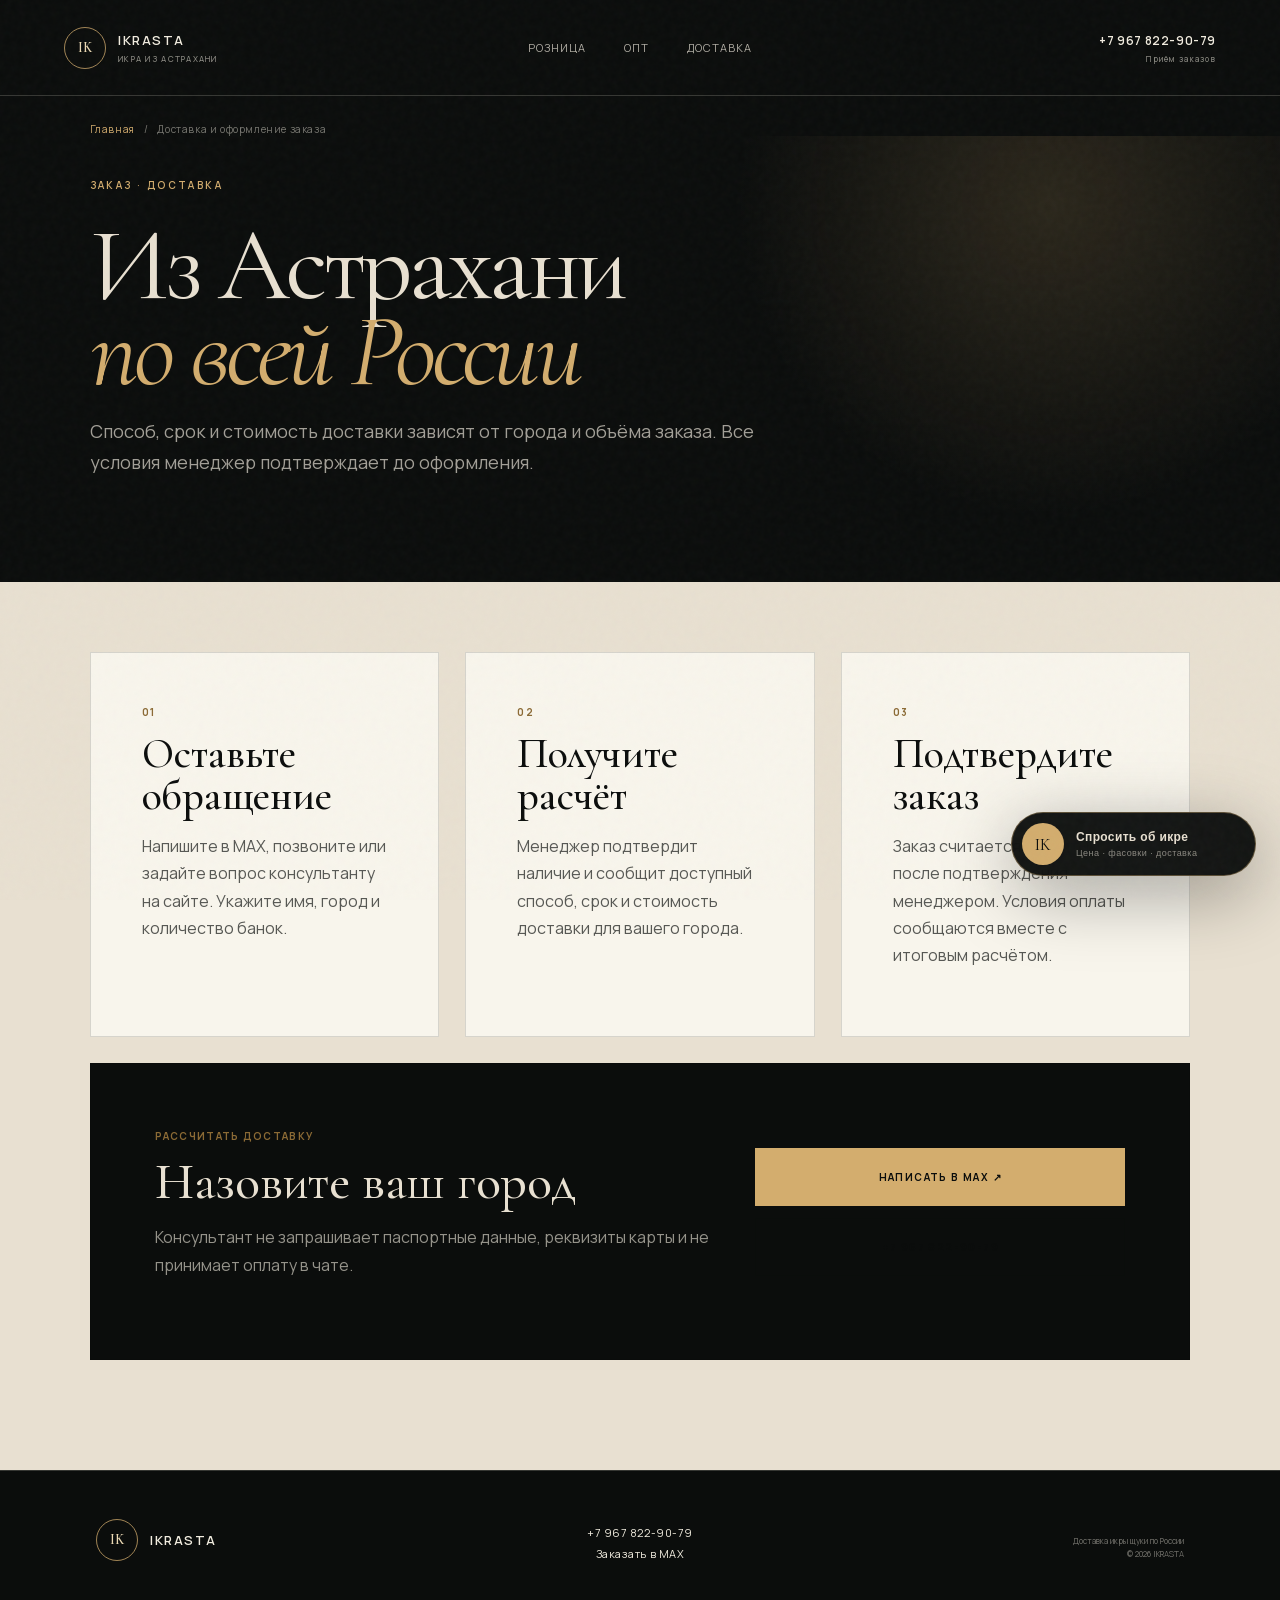
<file: dostavka-i-oplata/index.html>
<!DOCTYPE html><html lang="ru" class="cormorant_garamond_7facc028-module__SxFJga__variable manrope_96dea080-module__o6hsOa__variable"><head><meta charSet="utf-8"/><meta name="viewport" content="width=device-width, initial-scale=1"/><link rel="preload" href="/_next/static/media/01e4147cff8141ee-s.p.3huc2loe0ie8a.woff2" as="font" crossorigin="" type="font/woff2"/><link rel="preload" href="/_next/static/media/591574edbe85c69b-s.p.2cu8l7zf4s4ec.woff2" as="font" crossorigin="" type="font/woff2"/><link rel="preload" href="/_next/static/media/8bd76523131fa0fc-s.p.1pvupmngxrt5z.woff2" as="font" crossorigin="" type="font/woff2"/><link rel="preload" href="/_next/static/media/a343f882a40d2cc9-s.p.1sj6eobyi31rd.woff2" as="font" crossorigin="" type="font/woff2"/><link rel="preload" href="/_next/static/media/b0947914c9718a1e-s.p.1xjn85gt7t6qs.woff2" as="font" crossorigin="" type="font/woff2"/><link rel="preload" href="/_next/static/media/d3fe2f289711ac3f-s.p.1l2zhvq5eocqf.woff2" as="font" crossorigin="" type="font/woff2"/><link rel="stylesheet" href="/_next/static/chunks/2jskf6r6owsu1.css" data-precedence="next"/><link rel="preload" as="script" fetchPriority="low" href="/_next/static/chunks/3qtlyzor5gjmq.js"/><script src="/_next/static/chunks/15orcrkp-_9ct.js" async=""></script><script src="/_next/static/chunks/2w88co7-z7tp-.js" async=""></script><script src="/_next/static/chunks/14podnilsu8gn.js" async=""></script><script src="/_next/static/chunks/turbopack-1wq0efr5cpom5.js" async=""></script><script src="/_next/static/chunks/1slqz06encsf8.js" async=""></script><script src="/_next/static/chunks/14mrh2-p_w84d.js" async=""></script><script src="/_next/static/chunks/04iupg9vasvbr.js" async=""></script><meta name="next-size-adjust" content=""/><meta name="theme-color" content="#0b0d0c"/><title>Доставка щучьей икры по России | IKRASTA</title><meta name="description" content="Как заказать астраханскую щучью икру с доставкой по России. Менеджер рассчитает срок и стоимость для вашего города."/><meta name="keywords" content="щучья икра астрахань,икра щуки астраханская,купить щучью икру,икра щуки с доставкой,щучья икра оптом"/><meta name="robots" content="index, follow"/><meta name="googlebot" content="index, follow, max-video-preview:-1, max-image-preview:large, max-snippet:-1"/><link rel="canonical" href="https://ikrasta.ru/dostavka-i-oplata"/><meta property="og:title" content="Доставка щучьей икры по России"/><meta property="og:description" content="Заказ из Астрахани: менеджер подтвердит наличие, срок и стоимость доставки."/><meta property="og:url" content="https://ikrasta.ru/dostavka-i-oplata"/><meta name="twitter:card" content="summary_large_image"/><meta name="twitter:title" content="Щучья икра из Астрахани — IKRASTA"/><meta name="twitter:description" content="Астраханский деликатес с доставкой по России."/><meta name="twitter:image" content="https://ikrasta.ru/og.png"/><link rel="icon" href="/favicon-ikrasta.png"/><link rel="apple-touch-icon" href="/favicon-ikrasta.png"/><script src="/_next/static/chunks/0cz1d0mv5g_q7.js" noModule=""></script></head><body><div hidden=""><!--$--><!--/$--></div><script type="application/ld+json">{"@context":"https://schema.org","@type":"BreadcrumbList","itemListElement":[{"@type":"ListItem","position":1,"name":"Щучья икра из Астрахани","item":"https://ikrasta.ru/"},{"@type":"ListItem","position":2,"name":"Доставка и оформление заказа","item":"https://ikrasta.ru/dostavka-i-oplata"}]}</script><script type="application/ld+json">{"@context":"https://schema.org","@type":"WebPage","name":"Доставка и оформление заказа","url":"https://ikrasta.ru/dostavka-i-oplata","inLanguage":"ru-RU","dateModified":"2026-08-07","breadcrumb":{"@context":"https://schema.org","@type":"BreadcrumbList","itemListElement":[{"@type":"ListItem","position":1,"name":"Щучья икра из Астрахани","item":"https://ikrasta.ru/"},{"@type":"ListItem","position":2,"name":"Доставка и оформление заказа","item":"https://ikrasta.ru/dostavka-i-oplata"}]}}</script><header class="site-header info-header"><a class="wordmark" aria-label="IKRASTA — главная" href="/"><span class="wordmark-mark">IK</span><span>IKRASTA<small>Икра из Астрахани</small></span></a><nav aria-label="Основная навигация"><a href="/ikra-shchuki-astrakhanskaya-112-g">Розница</a><a href="/ikra-shchuki-optom">Опт</a><a href="/dostavka-i-oplata">Доставка</a></nav><a class="header-phone" href="tel:+79678229079">+7 967 822-90-79<small>Приём заказов</small></a></header><main class="info-page"><nav class="breadcrumbs" aria-label="Хлебные крошки"><a href="/">Главная</a><span aria-hidden="true">/</span><span aria-current="page">Доставка и оформление заказа</span></nav><section class="info-hero"><p class="eyebrow">Заказ · Доставка</p><h1>Из Астрахани<br/><em>по всей России</em></h1><p>Способ, срок и стоимость доставки зависят от города и объёма заказа. Все условия менеджер подтверждает до оформления.</p></section><div class="info-content"><section class="info-grid info-grid-three"><article><p class="info-step">01</p><h2>Оставьте обращение</h2><p>Напишите в MAX, позвоните или задайте вопрос консультанту на сайте. Укажите имя, город и количество банок.</p></article><article><p class="info-step">02</p><h2>Получите расчёт</h2><p>Менеджер подтвердит наличие и сообщит доступный способ, срок и стоимость доставки для вашего города.</p></article><article><p class="info-step">03</p><h2>Подтвердите заказ</h2><p>Заказ считается принятым после подтверждения менеджером. Условия оплаты сообщаются вместе с итоговым расчётом.</p></article></section><section class="info-card info-cta-card"><div><p class="info-label">Рассчитать доставку</p><h2>Назовите ваш город</h2><p>Консультант не запрашивает паспортные данные, реквизиты карты и не принимает оплату в чате.</p></div><div class="info-actions"><a class="button button-primary" href="https://max.ru/se13854268_bot?start=site_order">Написать в MAX ↗</a><a class="button button-outline" href="tel:+79678229079">+7 967 822-90-79</a></div></section></div></main><footer><a class="wordmark footer-wordmark" href="/"><span class="wordmark-mark">IK</span><span>IKRASTA</span></a><div><a href="tel:+79678229079">+7 967 822-90-79</a><a href="https://max.ru/se13854268_bot?start=site_order">Заказать в MAX</a></div><p>Доставка икры щуки по России<br/>© 2026 IKRASTA</p></footer><div class="consultant "><button class="consultant-launcher" type="button" aria-expanded="false" aria-label="Спросить консультанта"><span class="consultant-launcher-mark">IK</span><span><strong>Спросить об икре</strong><small>Цена · фасовки · доставка</small></span></button></div><!--$--><!--/$--><noscript><img src="https://mc.yandex.ru/watch/111317093" style="position:absolute;left:-9999px" alt=""/></noscript><script src="/_next/static/chunks/3qtlyzor5gjmq.js" id="_R_" async=""></script><script>(self.__next_f=self.__next_f||[]).push([0])</script><script>self.__next_f.push([1,"1:\"$Sreact.fragment\"\n2:I[39756,[\"/_next/static/chunks/1slqz06encsf8.js\",\"/_next/static/chunks/14mrh2-p_w84d.js\"],\"default\"]\n3:I[37457,[\"/_next/static/chunks/1slqz06encsf8.js\",\"/_next/static/chunks/14mrh2-p_w84d.js\"],\"default\"]\n4:I[80751,[\"/_next/static/chunks/1slqz06encsf8.js\",\"/_next/static/chunks/14mrh2-p_w84d.js\"],\"default\"]\n5:I[22016,[\"/_next/static/chunks/1slqz06encsf8.js\",\"/_next/static/chunks/14mrh2-p_w84d.js\",\"/_next/static/chunks/04iupg9vasvbr.js\"],\"\"]\ne:I[68027,[\"/_next/static/chunks/1slqz06encsf8.js\",\"/_next/static/chunks/14mrh2-p_w84d.js\"],\"default\",1]\n:HL[\"/_next/static/chunks/2jskf6r6owsu1.css\",\"style\"]\n:HL[\"/_next/static/media/01e4147cff8141ee-s.p.3huc2loe0ie8a.woff2\",\"font\",{\"crossOrigin\":\"\",\"type\":\"font/woff2\"}]\n:HL[\"/_next/static/media/591574edbe85c69b-s.p.2cu8l7zf4s4ec.woff2\",\"font\",{\"crossOrigin\":\"\",\"type\":\"font/woff2\"}]\n:HL[\"/_next/static/media/8bd76523131fa0fc-s.p.1pvupmngxrt5z.woff2\",\"font\",{\"crossOrigin\":\"\",\"type\":\"font/woff2\"}]\n:HL[\"/_next/static/media/a343f882a40d2cc9-s.p.1sj6eobyi31rd.woff2\",\"font\",{\"crossOrigin\":\"\",\"type\":\"font/woff2\"}]\n:HL[\"/_next/static/media/b0947914c9718a1e-s.p.1xjn85gt7t6qs.woff2\",\"font\",{\"crossOrigin\":\"\",\"type\":\"font/woff2\"}]\n:HL[\"/_next/static/media/d3fe2f289711ac3f-s.p.1l2zhvq5eocqf.woff2\",\"font\",{\"crossOrigin\":\"\",\"type\":\"font/woff2\"}]\n"])</script><script>self.__next_f.push([1,"0:{\"P\":null,\"c\":[\"\",\"dostavka-i-oplata\"],\"q\":\"\",\"i\":false,\"f\":[[[\"\",{\"children\":[\"dostavka-i-oplata\",{\"children\":[\"__PAGE__\",{}]}]},\"$undefined\",\"$undefined\",16],[[\"$\",\"$1\",\"c\",{\"children\":[[[\"$\",\"link\",\"0\",{\"rel\":\"stylesheet\",\"href\":\"/_next/static/chunks/2jskf6r6owsu1.css\",\"precedence\":\"next\",\"crossOrigin\":\"$undefined\",\"nonce\":\"$undefined\"}],[\"$\",\"script\",\"script-0\",{\"src\":\"/_next/static/chunks/1slqz06encsf8.js\",\"async\":true,\"nonce\":\"$undefined\"}],[\"$\",\"script\",\"script-1\",{\"src\":\"/_next/static/chunks/14mrh2-p_w84d.js\",\"async\":true,\"nonce\":\"$undefined\"}]],[\"$\",\"html\",null,{\"lang\":\"ru\",\"className\":\"cormorant_garamond_7facc028-module__SxFJga__variable manrope_96dea080-module__o6hsOa__variable\",\"children\":[\"$\",\"body\",null,{\"children\":[[\"$\",\"$L2\",null,{\"parallelRouterKey\":\"children\",\"error\":\"$undefined\",\"errorStyles\":\"$undefined\",\"errorScripts\":\"$undefined\",\"template\":[\"$\",\"$L3\",null,{}],\"templateStyles\":\"$undefined\",\"templateScripts\":\"$undefined\",\"notFound\":[[[\"$\",\"title\",null,{\"children\":\"404: This page could not be found.\"}],[\"$\",\"div\",null,{\"style\":{\"fontFamily\":\"system-ui,\\\"Segoe UI\\\",Roboto,Helvetica,Arial,sans-serif,\\\"Apple Color Emoji\\\",\\\"Segoe UI Emoji\\\"\",\"height\":\"100vh\",\"textAlign\":\"center\",\"display\":\"flex\",\"flexDirection\":\"column\",\"alignItems\":\"center\",\"justifyContent\":\"center\"},\"children\":[\"$\",\"div\",null,{\"children\":[[\"$\",\"style\",null,{\"dangerouslySetInnerHTML\":{\"__html\":\"body{color:#000;background:#fff;margin:0}.next-error-h1{border-right:1px solid rgba(0,0,0,.3)}@media (prefers-color-scheme:dark){body{color:#fff;background:#000}.next-error-h1{border-right:1px solid rgba(255,255,255,.3)}}\"}}],[\"$\",\"h1\",null,{\"className\":\"next-error-h1\",\"style\":{\"display\":\"inline-block\",\"margin\":\"0 20px 0 0\",\"padding\":\"0 23px 0 0\",\"fontSize\":24,\"fontWeight\":500,\"verticalAlign\":\"top\",\"lineHeight\":\"49px\"},\"children\":404}],[\"$\",\"div\",null,{\"style\":{\"display\":\"inline-block\"},\"children\":[\"$\",\"h2\",null,{\"style\":{\"fontSize\":14,\"fontWeight\":400,\"lineHeight\":\"49px\",\"margin\":0},\"children\":\"This page could not be found.\"}]}]]}]}]],[]],\"forbidden\":\"$undefined\",\"unauthorized\":\"$undefined\"}],[\"$\",\"$L4\",null,{}]]}]}]]}],{\"children\":[[\"$\",\"$1\",\"c\",{\"children\":[null,[\"$\",\"$L2\",null,{\"parallelRouterKey\":\"children\",\"error\":\"$undefined\",\"errorStyles\":\"$undefined\",\"errorScripts\":\"$undefined\",\"template\":[\"$\",\"$L3\",null,{}],\"templateStyles\":\"$undefined\",\"templateScripts\":\"$undefined\",\"notFound\":\"$undefined\",\"forbidden\":\"$undefined\",\"unauthorized\":\"$undefined\"}]]}],{\"children\":[[\"$\",\"$1\",\"c\",{\"children\":[[[\"$\",\"script\",null,{\"type\":\"application/ld+json\",\"dangerouslySetInnerHTML\":{\"__html\":\"{\\\"@context\\\":\\\"https://schema.org\\\",\\\"@type\\\":\\\"BreadcrumbList\\\",\\\"itemListElement\\\":[{\\\"@type\\\":\\\"ListItem\\\",\\\"position\\\":1,\\\"name\\\":\\\"Щучья икра из Астрахани\\\",\\\"item\\\":\\\"https://ikrasta.ru/\\\"},{\\\"@type\\\":\\\"ListItem\\\",\\\"position\\\":2,\\\"name\\\":\\\"Доставка и оформление заказа\\\",\\\"item\\\":\\\"https://ikrasta.ru/dostavka-i-oplata\\\"}]}\"}}],[\"$\",\"script\",null,{\"type\":\"application/ld+json\",\"dangerouslySetInnerHTML\":{\"__html\":\"{\\\"@context\\\":\\\"https://schema.org\\\",\\\"@type\\\":\\\"WebPage\\\",\\\"name\\\":\\\"Доставка и оформление заказа\\\",\\\"url\\\":\\\"https://ikrasta.ru/dostavka-i-oplata\\\",\\\"inLanguage\\\":\\\"ru-RU\\\",\\\"dateModified\\\":\\\"2026-08-07\\\",\\\"breadcrumb\\\":{\\\"@context\\\":\\\"https://schema.org\\\",\\\"@type\\\":\\\"BreadcrumbList\\\",\\\"itemListElement\\\":[{\\\"@type\\\":\\\"ListItem\\\",\\\"position\\\":1,\\\"name\\\":\\\"Щучья икра из Астрахани\\\",\\\"item\\\":\\\"https://ikrasta.ru/\\\"},{\\\"@type\\\":\\\"ListItem\\\",\\\"position\\\":2,\\\"name\\\":\\\"Доставка и оформление заказа\\\",\\\"item\\\":\\\"https://ikrasta.ru/dostavka-i-oplata\\\"}]}}\"}}],[\"$\",\"header\",null,{\"className\":\"site-header info-header\",\"children\":[[\"$\",\"$L5\",null,{\"className\":\"wordmark\",\"href\":\"/\",\"aria-label\":\"IKRASTA — главная\",\"children\":[[\"$\",\"span\",null,{\"className\":\"wordmark-mark\",\"children\":\"IK\"}],[\"$\",\"span\",null,{\"children\":[\"IKRASTA\",[\"$\",\"small\",null,{\"children\":\"Икра из Астрахани\"}]]}]]}],[\"$\",\"nav\",null,{\"aria-label\":\"Основная навигация\",\"children\":[[\"$\",\"$L5\",null,{\"href\":\"/ikra-shchuki-astrakhanskaya-112-g\",\"children\":\"Розница\"}],[\"$\",\"$L5\",null,{\"href\":\"/ikra-shchuki-optom\",\"children\":\"Опт\"}],[\"$\",\"$L5\",null,{\"href\":\"/dostavka-i-oplata\",\"children\":\"Доставка\"}]]}],[\"$\",\"a\",null,{\"className\":\"header-phone\",\"href\":\"tel:+79678229079\",\"children\":[\"+7 967 822-90-79\",[\"$\",\"small\",null,{\"children\":\"Приём заказов\"}]]}]]}],[\"$\",\"main\",null,{\"className\":\"info-page\",\"children\":[[\"$\",\"nav\",null,{\"className\":\"breadcrumbs\",\"aria-label\":\"Хлебные крошки\",\"children\":[[\"$\",\"$L5\",null,{\"href\":\"/\",\"children\":\"Главная\"}],[\"$\",\"span\",null,{\"aria-hidden\":\"true\",\"children\":\"/\"}],[\"$\",\"span\",null,{\"aria-current\":\"page\",\"children\":\"Доставка и оформление заказа\"}]]}],\"$L6\",\"$L7\"]}],\"$L8\",\"$L9\"],[\"$La\"],\"$Lb\"]}],{},null,false,null]},null,false,\"$@c\"]},null,false,null],\"$Ld\",false]],\"m\":\"$undefined\",\"G\":[\"$e\",[\"$Lf\"]],\"S\":true,\"h\":null,\"s\":\"$undefined\",\"l\":\"$undefined\",\"p\":\"$undefined\",\"d\":\"$undefined\",\"b\":\"GOj_1I6ggkzmk0cxb1iSW\"}\n"])</script><script>self.__next_f.push([1,"10:I[39965,[\"/_next/static/chunks/1slqz06encsf8.js\",\"/_next/static/chunks/14mrh2-p_w84d.js\",\"/_next/static/chunks/04iupg9vasvbr.js\"],\"default\"]\n11:I[97367,[\"/_next/static/chunks/1slqz06encsf8.js\",\"/_next/static/chunks/14mrh2-p_w84d.js\"],\"OutletBoundary\"]\n12:\"$Sreact.suspense\"\n15:I[97367,[\"/_next/static/chunks/1slqz06encsf8.js\",\"/_next/static/chunks/14mrh2-p_w84d.js\"],\"ViewportBoundary\"]\n17:I[97367,[\"/_next/static/chunks/1slqz06encsf8.js\",\"/_next/static/chunks/14mrh2-p_w84d.js\"],\"MetadataBoundary\"]\n6:[\"$\",\"section\",null,{\"className\":\"info-hero\",\"children\":[[\"$\",\"p\",null,{\"className\":\"eyebrow\",\"children\":\"Заказ · Доставка\"}],[\"$\",\"h1\",null,{\"children\":[\"Из Астрахани\",[\"$\",\"br\",null,{}],[\"$\",\"em\",null,{\"children\":\"по всей России\"}]]}],[\"$\",\"p\",null,{\"children\":\"Способ, срок и стоимость доставки зависят от города и объёма заказа. Все условия менеджер подтверждает до оформления.\"}]]}]\n"])</script><script>self.__next_f.push([1,"7:[\"$\",\"div\",null,{\"className\":\"info-content\",\"children\":[[\"$\",\"section\",null,{\"className\":\"info-grid info-grid-three\",\"children\":[[\"$\",\"article\",null,{\"children\":[[\"$\",\"p\",null,{\"className\":\"info-step\",\"children\":\"01\"}],[\"$\",\"h2\",null,{\"children\":\"Оставьте обращение\"}],[\"$\",\"p\",null,{\"children\":\"Напишите в MAX, позвоните или задайте вопрос консультанту на сайте. Укажите имя, город и количество банок.\"}]]}],[\"$\",\"article\",null,{\"children\":[[\"$\",\"p\",null,{\"className\":\"info-step\",\"children\":\"02\"}],[\"$\",\"h2\",null,{\"children\":\"Получите расчёт\"}],[\"$\",\"p\",null,{\"children\":\"Менеджер подтвердит наличие и сообщит доступный способ, срок и стоимость доставки для вашего города.\"}]]}],[\"$\",\"article\",null,{\"children\":[[\"$\",\"p\",null,{\"className\":\"info-step\",\"children\":\"03\"}],[\"$\",\"h2\",null,{\"children\":\"Подтвердите заказ\"}],[\"$\",\"p\",null,{\"children\":\"Заказ считается принятым после подтверждения менеджером. Условия оплаты сообщаются вместе с итоговым расчётом.\"}]]}]]}],[\"$\",\"section\",null,{\"className\":\"info-card info-cta-card\",\"children\":[[\"$\",\"div\",null,{\"children\":[[\"$\",\"p\",null,{\"className\":\"info-label\",\"children\":\"Рассчитать доставку\"}],[\"$\",\"h2\",null,{\"children\":\"Назовите ваш город\"}],[\"$\",\"p\",null,{\"children\":\"Консультант не запрашивает паспортные данные, реквизиты карты и не принимает оплату в чате.\"}]]}],[\"$\",\"div\",null,{\"className\":\"info-actions\",\"children\":[[\"$\",\"a\",null,{\"className\":\"button button-primary\",\"href\":\"https://max.ru/se13854268_bot?start=site_order\",\"children\":\"Написать в MAX ↗\"}],[\"$\",\"a\",null,{\"className\":\"button button-outline\",\"href\":\"tel:+79678229079\",\"children\":\"+7 967 822-90-79\"}]]}]]}]]}]\n"])</script><script>self.__next_f.push([1,"8:[\"$\",\"footer\",null,{\"children\":[[\"$\",\"$L5\",null,{\"className\":\"wordmark footer-wordmark\",\"href\":\"/\",\"children\":[[\"$\",\"span\",null,{\"className\":\"wordmark-mark\",\"children\":\"IK\"}],[\"$\",\"span\",null,{\"children\":\"IKRASTA\"}]]}],[\"$\",\"div\",null,{\"children\":[[\"$\",\"a\",null,{\"href\":\"tel:+79678229079\",\"children\":\"+7 967 822-90-79\"}],[\"$\",\"a\",null,{\"href\":\"https://max.ru/se13854268_bot?start=site_order\",\"children\":\"Заказать в MAX\"}]]}],[\"$\",\"p\",null,{\"children\":[\"Доставка икры щуки по России\",[\"$\",\"br\",null,{}],\"© 2026 IKRASTA\"]}]]}]\n9:[\"$\",\"$L10\",null,{}]\na:[\"$\",\"script\",\"script-0\",{\"src\":\"/_next/static/chunks/04iupg9vasvbr.js\",\"async\":true,\"nonce\":\"$undefined\"}]\nb:[\"$\",\"$L11\",null,{\"children\":[\"$\",\"$12\",null,{\"name\":\"Next.MetadataOutlet\",\"children\":\"$@13\"}]}]\n14:[]\nc:\"$W14\"\nd:[\"$\",\"$1\",\"h\",{\"children\":[null,[\"$\",\"$L15\",null,{\"children\":\"$L16\"}],[\"$\",\"div\",null,{\"hidden\":true,\"children\":[\"$\",\"$L17\",null,{\"children\":[\"$\",\"$12\",null,{\"name\":\"Next.Metadata\",\"children\":\"$L18\"}]}]}],[\"$\",\"meta\",null,{\"name\":\"next-size-adjust\",\"content\":\"\"}]]}]\nf:[\"$\",\"link\",\"0\",{\"rel\":\"stylesheet\",\"href\":\"/_next/static/chunks/2jskf6r6owsu1.css\",\"precedence\":\"next\",\"crossOrigin\":\"$undefined\",\"nonce\":\"$undefined\"}]\n"])</script><script>self.__next_f.push([1,"16:[[\"$\",\"meta\",\"0\",{\"charSet\":\"utf-8\"}],[\"$\",\"meta\",\"1\",{\"name\":\"viewport\",\"content\":\"width=device-width, initial-scale=1\"}],[\"$\",\"meta\",\"2\",{\"name\":\"theme-color\",\"content\":\"#0b0d0c\"}]]\n"])</script><script>self.__next_f.push([1,"19:I[27201,[\"/_next/static/chunks/1slqz06encsf8.js\",\"/_next/static/chunks/14mrh2-p_w84d.js\"],\"IconMark\"]\n13:null\n"])</script><script>self.__next_f.push([1,"18:[[\"$\",\"title\",\"0\",{\"children\":\"Доставка щучьей икры по России | IKRASTA\"}],[\"$\",\"meta\",\"1\",{\"name\":\"description\",\"content\":\"Как заказать астраханскую щучью икру с доставкой по России. Менеджер рассчитает срок и стоимость для вашего города.\"}],[\"$\",\"meta\",\"2\",{\"name\":\"keywords\",\"content\":\"щучья икра астрахань,икра щуки астраханская,купить щучью икру,икра щуки с доставкой,щучья икра оптом\"}],[\"$\",\"meta\",\"3\",{\"name\":\"robots\",\"content\":\"index, follow\"}],[\"$\",\"meta\",\"4\",{\"name\":\"googlebot\",\"content\":\"index, follow, max-video-preview:-1, max-image-preview:large, max-snippet:-1\"}],[\"$\",\"link\",\"5\",{\"rel\":\"canonical\",\"href\":\"https://ikrasta.ru/dostavka-i-oplata\"}],[\"$\",\"meta\",\"6\",{\"property\":\"og:title\",\"content\":\"Доставка щучьей икры по России\"}],[\"$\",\"meta\",\"7\",{\"property\":\"og:description\",\"content\":\"Заказ из Астрахани: менеджер подтвердит наличие, срок и стоимость доставки.\"}],[\"$\",\"meta\",\"8\",{\"property\":\"og:url\",\"content\":\"https://ikrasta.ru/dostavka-i-oplata\"}],[\"$\",\"meta\",\"9\",{\"name\":\"twitter:card\",\"content\":\"summary_large_image\"}],[\"$\",\"meta\",\"10\",{\"name\":\"twitter:title\",\"content\":\"Щучья икра из Астрахани — IKRASTA\"}],[\"$\",\"meta\",\"11\",{\"name\":\"twitter:description\",\"content\":\"Астраханский деликатес с доставкой по России.\"}],[\"$\",\"meta\",\"12\",{\"name\":\"twitter:image\",\"content\":\"https://ikrasta.ru/og.png\"}],[\"$\",\"link\",\"13\",{\"rel\":\"icon\",\"href\":\"/favicon-ikrasta.png\"}],[\"$\",\"link\",\"14\",{\"rel\":\"apple-touch-icon\",\"href\":\"/favicon-ikrasta.png\"}],[\"$\",\"$L19\",\"15\",{}]]\n"])</script></body></html>
</file>
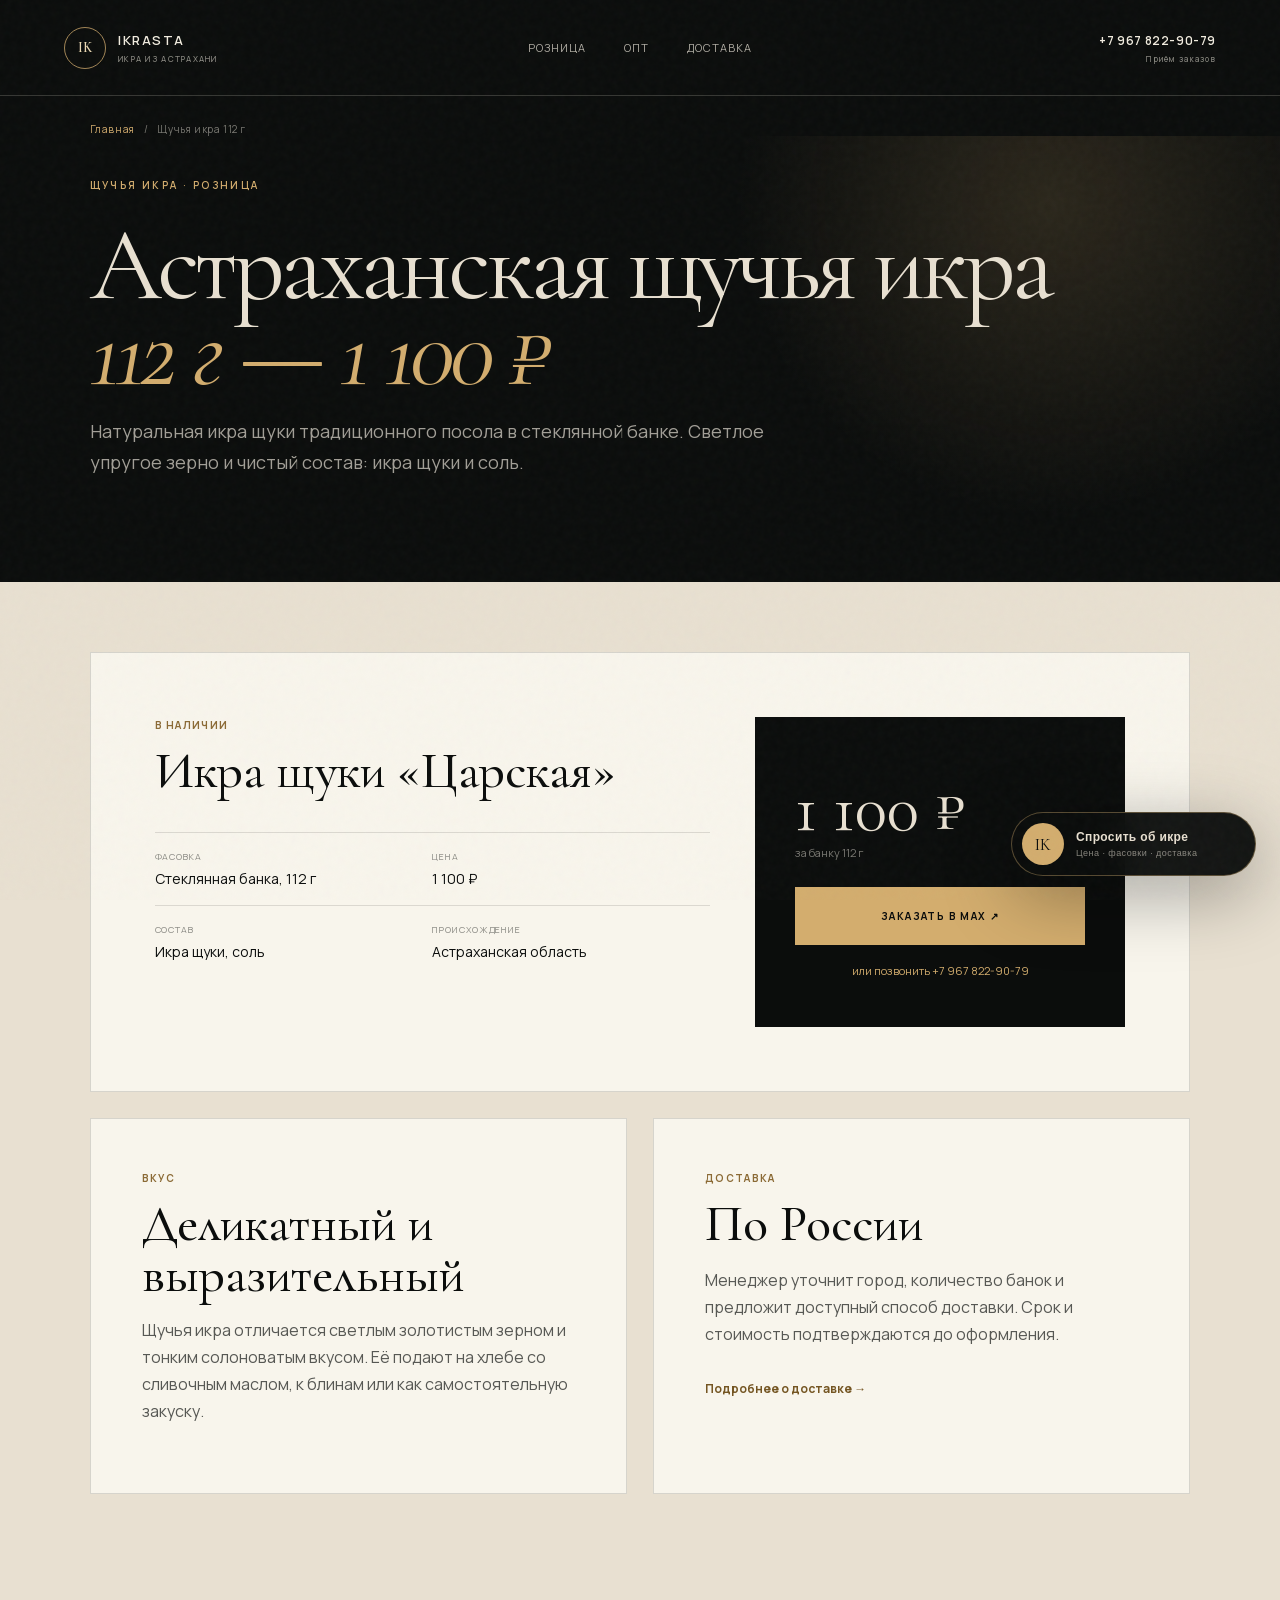
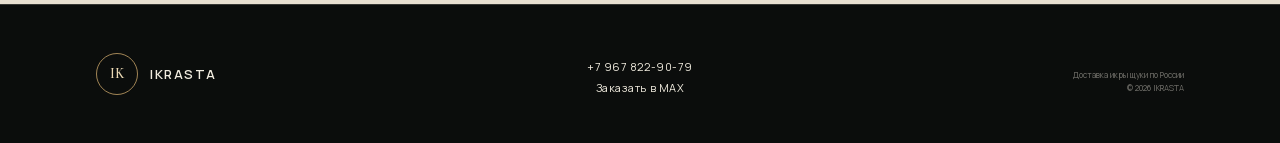
<file: ikra-shchuki-astrakhanskaya-112-g/index.html>
<!DOCTYPE html><html lang="ru" class="cormorant_garamond_7facc028-module__SxFJga__variable manrope_96dea080-module__o6hsOa__variable"><head><meta charSet="utf-8"/><meta name="viewport" content="width=device-width, initial-scale=1"/><link rel="preload" href="/_next/static/media/01e4147cff8141ee-s.p.3huc2loe0ie8a.woff2" as="font" crossorigin="" type="font/woff2"/><link rel="preload" href="/_next/static/media/591574edbe85c69b-s.p.2cu8l7zf4s4ec.woff2" as="font" crossorigin="" type="font/woff2"/><link rel="preload" href="/_next/static/media/8bd76523131fa0fc-s.p.1pvupmngxrt5z.woff2" as="font" crossorigin="" type="font/woff2"/><link rel="preload" href="/_next/static/media/a343f882a40d2cc9-s.p.1sj6eobyi31rd.woff2" as="font" crossorigin="" type="font/woff2"/><link rel="preload" href="/_next/static/media/b0947914c9718a1e-s.p.1xjn85gt7t6qs.woff2" as="font" crossorigin="" type="font/woff2"/><link rel="preload" href="/_next/static/media/d3fe2f289711ac3f-s.p.1l2zhvq5eocqf.woff2" as="font" crossorigin="" type="font/woff2"/><link rel="stylesheet" href="/_next/static/chunks/2jskf6r6owsu1.css" data-precedence="next"/><link rel="preload" as="script" fetchPriority="low" href="/_next/static/chunks/3qtlyzor5gjmq.js"/><script src="/_next/static/chunks/15orcrkp-_9ct.js" async=""></script><script src="/_next/static/chunks/2w88co7-z7tp-.js" async=""></script><script src="/_next/static/chunks/14podnilsu8gn.js" async=""></script><script src="/_next/static/chunks/turbopack-1wq0efr5cpom5.js" async=""></script><script src="/_next/static/chunks/1slqz06encsf8.js" async=""></script><script src="/_next/static/chunks/14mrh2-p_w84d.js" async=""></script><script src="/_next/static/chunks/04iupg9vasvbr.js" async=""></script><meta name="next-size-adjust" content=""/><meta name="theme-color" content="#0b0d0c"/><title>Щучья икра 112 г — купить за 1 100 ₽ | IKRASTA</title><meta name="description" content="Натуральная щучья икра из Астраханской области. Стеклянная банка 112 г, цена 1 100 ₽. Доставка по России."/><meta name="keywords" content="щучья икра астрахань,икра щуки астраханская,купить щучью икру,икра щуки с доставкой,щучья икра оптом"/><meta name="robots" content="index, follow"/><meta name="googlebot" content="index, follow, max-video-preview:-1, max-image-preview:large, max-snippet:-1"/><link rel="canonical" href="https://ikrasta.ru/ikra-shchuki-astrakhanskaya-112-g"/><meta property="og:title" content="Астраханская щучья икра 112 г — 1 100 ₽"/><meta property="og:description" content="Натуральная икра щуки с доставкой по России."/><meta property="og:url" content="https://ikrasta.ru/ikra-shchuki-astrakhanskaya-112-g"/><meta name="twitter:card" content="summary_large_image"/><meta name="twitter:title" content="Щучья икра из Астрахани — IKRASTA"/><meta name="twitter:description" content="Астраханский деликатес с доставкой по России."/><meta name="twitter:image" content="https://ikrasta.ru/og.png"/><link rel="icon" href="/favicon-ikrasta.png"/><link rel="apple-touch-icon" href="/favicon-ikrasta.png"/><script src="/_next/static/chunks/0cz1d0mv5g_q7.js" noModule=""></script></head><body><div hidden=""><!--$--><!--/$--></div><script type="application/ld+json">{"@context":"https://schema.org","@type":"Product","name":"Икра щуки «Царская»","sku":"V00029","image":["https://ikrasta.ru/ikrasta-hero.png","https://ikrasta.ru/ikrasta-serving.png"],"description":"Натуральная астраханская щучья икра в стеклянной банке 112 г.","brand":{"@type":"Brand","name":"IKRASTA"},"offers":{"@type":"Offer","url":"https://ikrasta.ru/ikra-shchuki-astrakhanskaya-112-g","priceCurrency":"RUB","price":1100,"availability":"https://schema.org/InStock","itemCondition":"https://schema.org/NewCondition"}}</script><script type="application/ld+json">{"@context":"https://schema.org","@type":"BreadcrumbList","itemListElement":[{"@type":"ListItem","position":1,"name":"Щучья икра из Астрахани","item":"https://ikrasta.ru/"},{"@type":"ListItem","position":2,"name":"Щучья икра 112 г","item":"https://ikrasta.ru/ikra-shchuki-astrakhanskaya-112-g"}]}</script><script type="application/ld+json">{"@context":"https://schema.org","@type":"WebPage","name":"Щучья икра 112 г","url":"https://ikrasta.ru/ikra-shchuki-astrakhanskaya-112-g","inLanguage":"ru-RU","dateModified":"2026-08-07","breadcrumb":{"@context":"https://schema.org","@type":"BreadcrumbList","itemListElement":[{"@type":"ListItem","position":1,"name":"Щучья икра из Астрахани","item":"https://ikrasta.ru/"},{"@type":"ListItem","position":2,"name":"Щучья икра 112 г","item":"https://ikrasta.ru/ikra-shchuki-astrakhanskaya-112-g"}]}}</script><header class="site-header info-header"><a class="wordmark" aria-label="IKRASTA — главная" href="/"><span class="wordmark-mark">IK</span><span>IKRASTA<small>Икра из Астрахани</small></span></a><nav aria-label="Основная навигация"><a href="/ikra-shchuki-astrakhanskaya-112-g">Розница</a><a href="/ikra-shchuki-optom">Опт</a><a href="/dostavka-i-oplata">Доставка</a></nav><a class="header-phone" href="tel:+79678229079">+7 967 822-90-79<small>Приём заказов</small></a></header><main class="info-page"><nav class="breadcrumbs" aria-label="Хлебные крошки"><a href="/">Главная</a><span aria-hidden="true">/</span><span aria-current="page">Щучья икра 112 г</span></nav><section class="info-hero"><p class="eyebrow">Щучья икра · Розница</p><h1>Астраханская щучья икра<br/><em>112 г — 1 100 ₽</em></h1><p>Натуральная икра щуки традиционного посола в стеклянной банке. Светлое упругое зерно и чистый состав: икра щуки и соль.</p></section><div class="info-content"><section class="info-card info-product-card"><div><p class="info-label">В наличии</p><h2>Икра щуки «Царская»</h2><dl class="info-facts"><div><dt>Фасовка</dt><dd>Стеклянная банка, 112 г</dd></div><div><dt>Цена</dt><dd>1 100 ₽</dd></div><div><dt>Состав</dt><dd>Икра щуки, соль</dd></div><div><dt>Происхождение</dt><dd>Астраханская область</dd></div></dl></div><div class="info-order-box"><strong>1 100 ₽</strong><span>за банку 112 г</span><a class="button button-primary" href="https://max.ru/se13854268_bot?start=site_order">Заказать в MAX ↗</a><a href="tel:+79678229079">или позвонить <!-- -->+7 967 822-90-79</a></div></section><section class="info-grid"><article><p class="info-label">Вкус</p><h2>Деликатный и выразительный</h2><p>Щучья икра отличается светлым золотистым зерном и тонким солоноватым вкусом. Её подают на хлебе со сливочным маслом, к блинам или как самостоятельную закуску.</p></article><article><p class="info-label">Доставка</p><h2>По России</h2><p>Менеджер уточнит город, количество банок и предложит доступный способ доставки. Срок и стоимость подтверждаются до оформления.</p><a class="info-inline-link" href="/dostavka-i-oplata">Подробнее о доставке →</a></article></section></div></main><footer><a class="wordmark footer-wordmark" href="/"><span class="wordmark-mark">IK</span><span>IKRASTA</span></a><div><a href="tel:+79678229079">+7 967 822-90-79</a><a href="https://max.ru/se13854268_bot?start=site_order">Заказать в MAX</a></div><p>Доставка икры щуки по России<br/>© 2026 IKRASTA</p></footer><div class="consultant "><button class="consultant-launcher" type="button" aria-expanded="false" aria-label="Спросить консультанта"><span class="consultant-launcher-mark">IK</span><span><strong>Спросить об икре</strong><small>Цена · фасовки · доставка</small></span></button></div><!--$--><!--/$--><noscript><img src="https://mc.yandex.ru/watch/111317093" style="position:absolute;left:-9999px" alt=""/></noscript><script src="/_next/static/chunks/3qtlyzor5gjmq.js" id="_R_" async=""></script><script>(self.__next_f=self.__next_f||[]).push([0])</script><script>self.__next_f.push([1,"1:\"$Sreact.fragment\"\n2:I[39756,[\"/_next/static/chunks/1slqz06encsf8.js\",\"/_next/static/chunks/14mrh2-p_w84d.js\"],\"default\"]\n3:I[37457,[\"/_next/static/chunks/1slqz06encsf8.js\",\"/_next/static/chunks/14mrh2-p_w84d.js\"],\"default\"]\n4:I[80751,[\"/_next/static/chunks/1slqz06encsf8.js\",\"/_next/static/chunks/14mrh2-p_w84d.js\"],\"default\"]\n5:I[22016,[\"/_next/static/chunks/1slqz06encsf8.js\",\"/_next/static/chunks/14mrh2-p_w84d.js\",\"/_next/static/chunks/04iupg9vasvbr.js\"],\"\"]\n11:I[68027,[\"/_next/static/chunks/1slqz06encsf8.js\",\"/_next/static/chunks/14mrh2-p_w84d.js\"],\"default\",1]\n:HL[\"/_next/static/chunks/2jskf6r6owsu1.css\",\"style\"]\n:HL[\"/_next/static/media/01e4147cff8141ee-s.p.3huc2loe0ie8a.woff2\",\"font\",{\"crossOrigin\":\"\",\"type\":\"font/woff2\"}]\n:HL[\"/_next/static/media/591574edbe85c69b-s.p.2cu8l7zf4s4ec.woff2\",\"font\",{\"crossOrigin\":\"\",\"type\":\"font/woff2\"}]\n:HL[\"/_next/static/media/8bd76523131fa0fc-s.p.1pvupmngxrt5z.woff2\",\"font\",{\"crossOrigin\":\"\",\"type\":\"font/woff2\"}]\n:HL[\"/_next/static/media/a343f882a40d2cc9-s.p.1sj6eobyi31rd.woff2\",\"font\",{\"crossOrigin\":\"\",\"type\":\"font/woff2\"}]\n:HL[\"/_next/static/media/b0947914c9718a1e-s.p.1xjn85gt7t6qs.woff2\",\"font\",{\"crossOrigin\":\"\",\"type\":\"font/woff2\"}]\n:HL[\"/_next/static/media/d3fe2f289711ac3f-s.p.1l2zhvq5eocqf.woff2\",\"font\",{\"crossOrigin\":\"\",\"type\":\"font/woff2\"}]\n"])</script><script>self.__next_f.push([1,"0:{\"P\":null,\"c\":[\"\",\"ikra-shchuki-astrakhanskaya-112-g\"],\"q\":\"\",\"i\":false,\"f\":[[[\"\",{\"children\":[\"ikra-shchuki-astrakhanskaya-112-g\",{\"children\":[\"__PAGE__\",{}]}]},\"$undefined\",\"$undefined\",16],[[\"$\",\"$1\",\"c\",{\"children\":[[[\"$\",\"link\",\"0\",{\"rel\":\"stylesheet\",\"href\":\"/_next/static/chunks/2jskf6r6owsu1.css\",\"precedence\":\"next\",\"crossOrigin\":\"$undefined\",\"nonce\":\"$undefined\"}],[\"$\",\"script\",\"script-0\",{\"src\":\"/_next/static/chunks/1slqz06encsf8.js\",\"async\":true,\"nonce\":\"$undefined\"}],[\"$\",\"script\",\"script-1\",{\"src\":\"/_next/static/chunks/14mrh2-p_w84d.js\",\"async\":true,\"nonce\":\"$undefined\"}]],[\"$\",\"html\",null,{\"lang\":\"ru\",\"className\":\"cormorant_garamond_7facc028-module__SxFJga__variable manrope_96dea080-module__o6hsOa__variable\",\"children\":[\"$\",\"body\",null,{\"children\":[[\"$\",\"$L2\",null,{\"parallelRouterKey\":\"children\",\"error\":\"$undefined\",\"errorStyles\":\"$undefined\",\"errorScripts\":\"$undefined\",\"template\":[\"$\",\"$L3\",null,{}],\"templateStyles\":\"$undefined\",\"templateScripts\":\"$undefined\",\"notFound\":[[[\"$\",\"title\",null,{\"children\":\"404: This page could not be found.\"}],[\"$\",\"div\",null,{\"style\":{\"fontFamily\":\"system-ui,\\\"Segoe UI\\\",Roboto,Helvetica,Arial,sans-serif,\\\"Apple Color Emoji\\\",\\\"Segoe UI Emoji\\\"\",\"height\":\"100vh\",\"textAlign\":\"center\",\"display\":\"flex\",\"flexDirection\":\"column\",\"alignItems\":\"center\",\"justifyContent\":\"center\"},\"children\":[\"$\",\"div\",null,{\"children\":[[\"$\",\"style\",null,{\"dangerouslySetInnerHTML\":{\"__html\":\"body{color:#000;background:#fff;margin:0}.next-error-h1{border-right:1px solid rgba(0,0,0,.3)}@media (prefers-color-scheme:dark){body{color:#fff;background:#000}.next-error-h1{border-right:1px solid rgba(255,255,255,.3)}}\"}}],[\"$\",\"h1\",null,{\"className\":\"next-error-h1\",\"style\":{\"display\":\"inline-block\",\"margin\":\"0 20px 0 0\",\"padding\":\"0 23px 0 0\",\"fontSize\":24,\"fontWeight\":500,\"verticalAlign\":\"top\",\"lineHeight\":\"49px\"},\"children\":404}],[\"$\",\"div\",null,{\"style\":{\"display\":\"inline-block\"},\"children\":[\"$\",\"h2\",null,{\"style\":{\"fontSize\":14,\"fontWeight\":400,\"lineHeight\":\"49px\",\"margin\":0},\"children\":\"This page could not be found.\"}]}]]}]}]],[]],\"forbidden\":\"$undefined\",\"unauthorized\":\"$undefined\"}],[\"$\",\"$L4\",null,{}]]}]}]]}],{\"children\":[[\"$\",\"$1\",\"c\",{\"children\":[null,[\"$\",\"$L2\",null,{\"parallelRouterKey\":\"children\",\"error\":\"$undefined\",\"errorStyles\":\"$undefined\",\"errorScripts\":\"$undefined\",\"template\":[\"$\",\"$L3\",null,{}],\"templateStyles\":\"$undefined\",\"templateScripts\":\"$undefined\",\"notFound\":\"$undefined\",\"forbidden\":\"$undefined\",\"unauthorized\":\"$undefined\"}]]}],{\"children\":[[\"$\",\"$1\",\"c\",{\"children\":[[[\"$\",\"script\",null,{\"type\":\"application/ld+json\",\"dangerouslySetInnerHTML\":{\"__html\":\"{\\\"@context\\\":\\\"https://schema.org\\\",\\\"@type\\\":\\\"Product\\\",\\\"name\\\":\\\"Икра щуки «Царская»\\\",\\\"sku\\\":\\\"V00029\\\",\\\"image\\\":[\\\"https://ikrasta.ru/ikrasta-hero.png\\\",\\\"https://ikrasta.ru/ikrasta-serving.png\\\"],\\\"description\\\":\\\"Натуральная астраханская щучья икра в стеклянной банке 112 г.\\\",\\\"brand\\\":{\\\"@type\\\":\\\"Brand\\\",\\\"name\\\":\\\"IKRASTA\\\"},\\\"offers\\\":{\\\"@type\\\":\\\"Offer\\\",\\\"url\\\":\\\"https://ikrasta.ru/ikra-shchuki-astrakhanskaya-112-g\\\",\\\"priceCurrency\\\":\\\"RUB\\\",\\\"price\\\":1100,\\\"availability\\\":\\\"https://schema.org/InStock\\\",\\\"itemCondition\\\":\\\"https://schema.org/NewCondition\\\"}}\"}}],[[\"$\",\"script\",null,{\"type\":\"application/ld+json\",\"dangerouslySetInnerHTML\":{\"__html\":\"{\\\"@context\\\":\\\"https://schema.org\\\",\\\"@type\\\":\\\"BreadcrumbList\\\",\\\"itemListElement\\\":[{\\\"@type\\\":\\\"ListItem\\\",\\\"position\\\":1,\\\"name\\\":\\\"Щучья икра из Астрахани\\\",\\\"item\\\":\\\"https://ikrasta.ru/\\\"},{\\\"@type\\\":\\\"ListItem\\\",\\\"position\\\":2,\\\"name\\\":\\\"Щучья икра 112 г\\\",\\\"item\\\":\\\"https://ikrasta.ru/ikra-shchuki-astrakhanskaya-112-g\\\"}]}\"}}],[\"$\",\"script\",null,{\"type\":\"application/ld+json\",\"dangerouslySetInnerHTML\":{\"__html\":\"{\\\"@context\\\":\\\"https://schema.org\\\",\\\"@type\\\":\\\"WebPage\\\",\\\"name\\\":\\\"Щучья икра 112 г\\\",\\\"url\\\":\\\"https://ikrasta.ru/ikra-shchuki-astrakhanskaya-112-g\\\",\\\"inLanguage\\\":\\\"ru-RU\\\",\\\"dateModified\\\":\\\"2026-08-07\\\",\\\"breadcrumb\\\":{\\\"@context\\\":\\\"https://schema.org\\\",\\\"@type\\\":\\\"BreadcrumbList\\\",\\\"itemListElement\\\":[{\\\"@type\\\":\\\"ListItem\\\",\\\"position\\\":1,\\\"name\\\":\\\"Щучья икра из Астрахани\\\",\\\"item\\\":\\\"https://ikrasta.ru/\\\"},{\\\"@type\\\":\\\"ListItem\\\",\\\"position\\\":2,\\\"name\\\":\\\"Щучья икра 112 г\\\",\\\"item\\\":\\\"https://ikrasta.ru/ikra-shchuki-astrakhanskaya-112-g\\\"}]}}\"}}],[\"$\",\"header\",null,{\"className\":\"site-header info-header\",\"children\":[[\"$\",\"$L5\",null,{\"className\":\"wordmark\",\"href\":\"/\",\"aria-label\":\"IKRASTA — главная\",\"children\":[\"$L6\",\"$L7\"]}],\"$L8\",\"$L9\"]}],\"$La\",\"$Lb\",\"$Lc\"]],[\"$Ld\"],\"$Le\"]}],{},null,false,null]},null,false,\"$@f\"]},null,false,null],\"$L10\",false]],\"m\":\"$undefined\",\"G\":[\"$11\",[\"$L12\"]],\"S\":true,\"h\":null,\"s\":\"$undefined\",\"l\":\"$undefined\",\"p\":\"$undefined\",\"d\":\"$undefined\",\"b\":\"GOj_1I6ggkzmk0cxb1iSW\"}\n"])</script><script>self.__next_f.push([1,"13:I[39965,[\"/_next/static/chunks/1slqz06encsf8.js\",\"/_next/static/chunks/14mrh2-p_w84d.js\",\"/_next/static/chunks/04iupg9vasvbr.js\"],\"default\"]\n14:I[97367,[\"/_next/static/chunks/1slqz06encsf8.js\",\"/_next/static/chunks/14mrh2-p_w84d.js\"],\"OutletBoundary\"]\n15:\"$Sreact.suspense\"\n18:I[97367,[\"/_next/static/chunks/1slqz06encsf8.js\",\"/_next/static/chunks/14mrh2-p_w84d.js\"],\"ViewportBoundary\"]\n1a:I[97367,[\"/_next/static/chunks/1slqz06encsf8.js\",\"/_next/static/chunks/14mrh2-p_w84d.js\"],\"MetadataBoundary\"]\n6:[\"$\",\"span\",null,{\"className\":\"wordmark-mark\",\"children\":\"IK\"}]\n7:[\"$\",\"span\",null,{\"children\":[\"IKRASTA\",[\"$\",\"small\",null,{\"children\":\"Икра из Астрахани\"}]]}]\n8:[\"$\",\"nav\",null,{\"aria-label\":\"Основная навигация\",\"children\":[[\"$\",\"$L5\",null,{\"href\":\"/ikra-shchuki-astrakhanskaya-112-g\",\"children\":\"Розница\"}],[\"$\",\"$L5\",null,{\"href\":\"/ikra-shchuki-optom\",\"children\":\"Опт\"}],[\"$\",\"$L5\",null,{\"href\":\"/dostavka-i-oplata\",\"children\":\"Доставка\"}]]}]\n9:[\"$\",\"a\",null,{\"className\":\"header-phone\",\"href\":\"tel:+79678229079\",\"children\":[\"+7 967 822-90-79\",[\"$\",\"small\",null,{\"children\":\"Приём заказов\"}]]}]\n"])</script><script>self.__next_f.push([1,"a:[\"$\",\"main\",null,{\"className\":\"info-page\",\"children\":[[\"$\",\"nav\",null,{\"className\":\"breadcrumbs\",\"aria-label\":\"Хлебные крошки\",\"children\":[[\"$\",\"$L5\",null,{\"href\":\"/\",\"children\":\"Главная\"}],[\"$\",\"span\",null,{\"aria-hidden\":\"true\",\"children\":\"/\"}],[\"$\",\"span\",null,{\"aria-current\":\"page\",\"children\":\"Щучья икра 112 г\"}]]}],[\"$\",\"section\",null,{\"className\":\"info-hero\",\"children\":[[\"$\",\"p\",null,{\"className\":\"eyebrow\",\"children\":\"Щучья икра · Розница\"}],[\"$\",\"h1\",null,{\"children\":[\"Астраханская щучья икра\",[\"$\",\"br\",null,{}],[\"$\",\"em\",null,{\"children\":\"112 г — 1 100 ₽\"}]]}],[\"$\",\"p\",null,{\"children\":\"Натуральная икра щуки традиционного посола в стеклянной банке. Светлое упругое зерно и чистый состав: икра щуки и соль.\"}]]}],[\"$\",\"div\",null,{\"className\":\"info-content\",\"children\":[[\"$\",\"section\",null,{\"className\":\"info-card info-product-card\",\"children\":[[\"$\",\"div\",null,{\"children\":[[\"$\",\"p\",null,{\"className\":\"info-label\",\"children\":\"В наличии\"}],[\"$\",\"h2\",null,{\"children\":\"Икра щуки «Царская»\"}],[\"$\",\"dl\",null,{\"className\":\"info-facts\",\"children\":[[\"$\",\"div\",null,{\"children\":[[\"$\",\"dt\",null,{\"children\":\"Фасовка\"}],[\"$\",\"dd\",null,{\"children\":\"Стеклянная банка, 112 г\"}]]}],[\"$\",\"div\",null,{\"children\":[[\"$\",\"dt\",null,{\"children\":\"Цена\"}],[\"$\",\"dd\",null,{\"children\":\"1 100 ₽\"}]]}],[\"$\",\"div\",null,{\"children\":[[\"$\",\"dt\",null,{\"children\":\"Состав\"}],[\"$\",\"dd\",null,{\"children\":\"Икра щуки, соль\"}]]}],[\"$\",\"div\",null,{\"children\":[[\"$\",\"dt\",null,{\"children\":\"Происхождение\"}],[\"$\",\"dd\",null,{\"children\":\"Астраханская область\"}]]}]]}]]}],[\"$\",\"div\",null,{\"className\":\"info-order-box\",\"children\":[[\"$\",\"strong\",null,{\"children\":\"1 100 ₽\"}],[\"$\",\"span\",null,{\"children\":\"за банку 112 г\"}],[\"$\",\"a\",null,{\"className\":\"button button-primary\",\"href\":\"https://max.ru/se13854268_bot?start=site_order\",\"children\":\"Заказать в MAX ↗\"}],[\"$\",\"a\",null,{\"href\":\"tel:+79678229079\",\"children\":[\"или позвонить \",\"+7 967 822-90-79\"]}]]}]]}],[\"$\",\"section\",null,{\"className\":\"info-grid\",\"children\":[[\"$\",\"article\",null,{\"children\":[[\"$\",\"p\",null,{\"className\":\"info-label\",\"children\":\"Вкус\"}],[\"$\",\"h2\",null,{\"children\":\"Деликатный и выразительный\"}],[\"$\",\"p\",null,{\"children\":\"Щучья икра отличается светлым золотистым зерном и тонким солоноватым вкусом. Её подают на хлебе со сливочным маслом, к блинам или как самостоятельную закуску.\"}]]}],[\"$\",\"article\",null,{\"children\":[[\"$\",\"p\",null,{\"className\":\"info-label\",\"children\":\"Доставка\"}],[\"$\",\"h2\",null,{\"children\":\"По России\"}],[\"$\",\"p\",null,{\"children\":\"Менеджер уточнит город, количество банок и предложит доступный способ доставки. Срок и стоимость подтверждаются до оформления.\"}],[\"$\",\"$L5\",null,{\"className\":\"info-inline-link\",\"href\":\"/dostavka-i-oplata\",\"children\":\"Подробнее о доставке →\"}]]}]]}]]}]]}]\n"])</script><script>self.__next_f.push([1,"b:[\"$\",\"footer\",null,{\"children\":[[\"$\",\"$L5\",null,{\"className\":\"wordmark footer-wordmark\",\"href\":\"/\",\"children\":[[\"$\",\"span\",null,{\"className\":\"wordmark-mark\",\"children\":\"IK\"}],[\"$\",\"span\",null,{\"children\":\"IKRASTA\"}]]}],[\"$\",\"div\",null,{\"children\":[[\"$\",\"a\",null,{\"href\":\"tel:+79678229079\",\"children\":\"+7 967 822-90-79\"}],[\"$\",\"a\",null,{\"href\":\"https://max.ru/se13854268_bot?start=site_order\",\"children\":\"Заказать в MAX\"}]]}],[\"$\",\"p\",null,{\"children\":[\"Доставка икры щуки по России\",[\"$\",\"br\",null,{}],\"© 2026 IKRASTA\"]}]]}]\nc:[\"$\",\"$L13\",null,{}]\nd:[\"$\",\"script\",\"script-0\",{\"src\":\"/_next/static/chunks/04iupg9vasvbr.js\",\"async\":true,\"nonce\":\"$undefined\"}]\ne:[\"$\",\"$L14\",null,{\"children\":[\"$\",\"$15\",null,{\"name\":\"Next.MetadataOutlet\",\"children\":\"$@16\"}]}]\n17:[]\nf:\"$W17\"\n10:[\"$\",\"$1\",\"h\",{\"children\":[null,[\"$\",\"$L18\",null,{\"children\":\"$L19\"}],[\"$\",\"div\",null,{\"hidden\":true,\"children\":[\"$\",\"$L1a\",null,{\"children\":[\"$\",\"$15\",null,{\"name\":\"Next.Metadata\",\"children\":\"$L1b\"}]}]}],[\"$\",\"meta\",null,{\"name\":\"next-size-adjust\",\"content\":\"\"}]]}]\n12:[\"$\",\"link\",\"0\",{\"rel\":\"stylesheet\",\"href\":\"/_next/static/chunks/2jskf6r6owsu1.css\",\"precedence\":\"next\",\"crossOrigin\":\"$undefined\",\"nonce\":\"$undefined\"}]\n"])</script><script>self.__next_f.push([1,"19:[[\"$\",\"meta\",\"0\",{\"charSet\":\"utf-8\"}],[\"$\",\"meta\",\"1\",{\"name\":\"viewport\",\"content\":\"width=device-width, initial-scale=1\"}],[\"$\",\"meta\",\"2\",{\"name\":\"theme-color\",\"content\":\"#0b0d0c\"}]]\n"])</script><script>self.__next_f.push([1,"1c:I[27201,[\"/_next/static/chunks/1slqz06encsf8.js\",\"/_next/static/chunks/14mrh2-p_w84d.js\"],\"IconMark\"]\n16:null\n"])</script><script>self.__next_f.push([1,"1b:[[\"$\",\"title\",\"0\",{\"children\":\"Щучья икра 112 г — купить за 1 100 ₽ | IKRASTA\"}],[\"$\",\"meta\",\"1\",{\"name\":\"description\",\"content\":\"Натуральная щучья икра из Астраханской области. Стеклянная банка 112 г, цена 1 100 ₽. Доставка по России.\"}],[\"$\",\"meta\",\"2\",{\"name\":\"keywords\",\"content\":\"щучья икра астрахань,икра щуки астраханская,купить щучью икру,икра щуки с доставкой,щучья икра оптом\"}],[\"$\",\"meta\",\"3\",{\"name\":\"robots\",\"content\":\"index, follow\"}],[\"$\",\"meta\",\"4\",{\"name\":\"googlebot\",\"content\":\"index, follow, max-video-preview:-1, max-image-preview:large, max-snippet:-1\"}],[\"$\",\"link\",\"5\",{\"rel\":\"canonical\",\"href\":\"https://ikrasta.ru/ikra-shchuki-astrakhanskaya-112-g\"}],[\"$\",\"meta\",\"6\",{\"property\":\"og:title\",\"content\":\"Астраханская щучья икра 112 г — 1 100 ₽\"}],[\"$\",\"meta\",\"7\",{\"property\":\"og:description\",\"content\":\"Натуральная икра щуки с доставкой по России.\"}],[\"$\",\"meta\",\"8\",{\"property\":\"og:url\",\"content\":\"https://ikrasta.ru/ikra-shchuki-astrakhanskaya-112-g\"}],[\"$\",\"meta\",\"9\",{\"name\":\"twitter:card\",\"content\":\"summary_large_image\"}],[\"$\",\"meta\",\"10\",{\"name\":\"twitter:title\",\"content\":\"Щучья икра из Астрахани — IKRASTA\"}],[\"$\",\"meta\",\"11\",{\"name\":\"twitter:description\",\"content\":\"Астраханский деликатес с доставкой по России.\"}],[\"$\",\"meta\",\"12\",{\"name\":\"twitter:image\",\"content\":\"https://ikrasta.ru/og.png\"}],[\"$\",\"link\",\"13\",{\"rel\":\"icon\",\"href\":\"/favicon-ikrasta.png\"}],[\"$\",\"link\",\"14\",{\"rel\":\"apple-touch-icon\",\"href\":\"/favicon-ikrasta.png\"}],[\"$\",\"$L1c\",\"15\",{}]]\n"])</script></body></html>
</file>
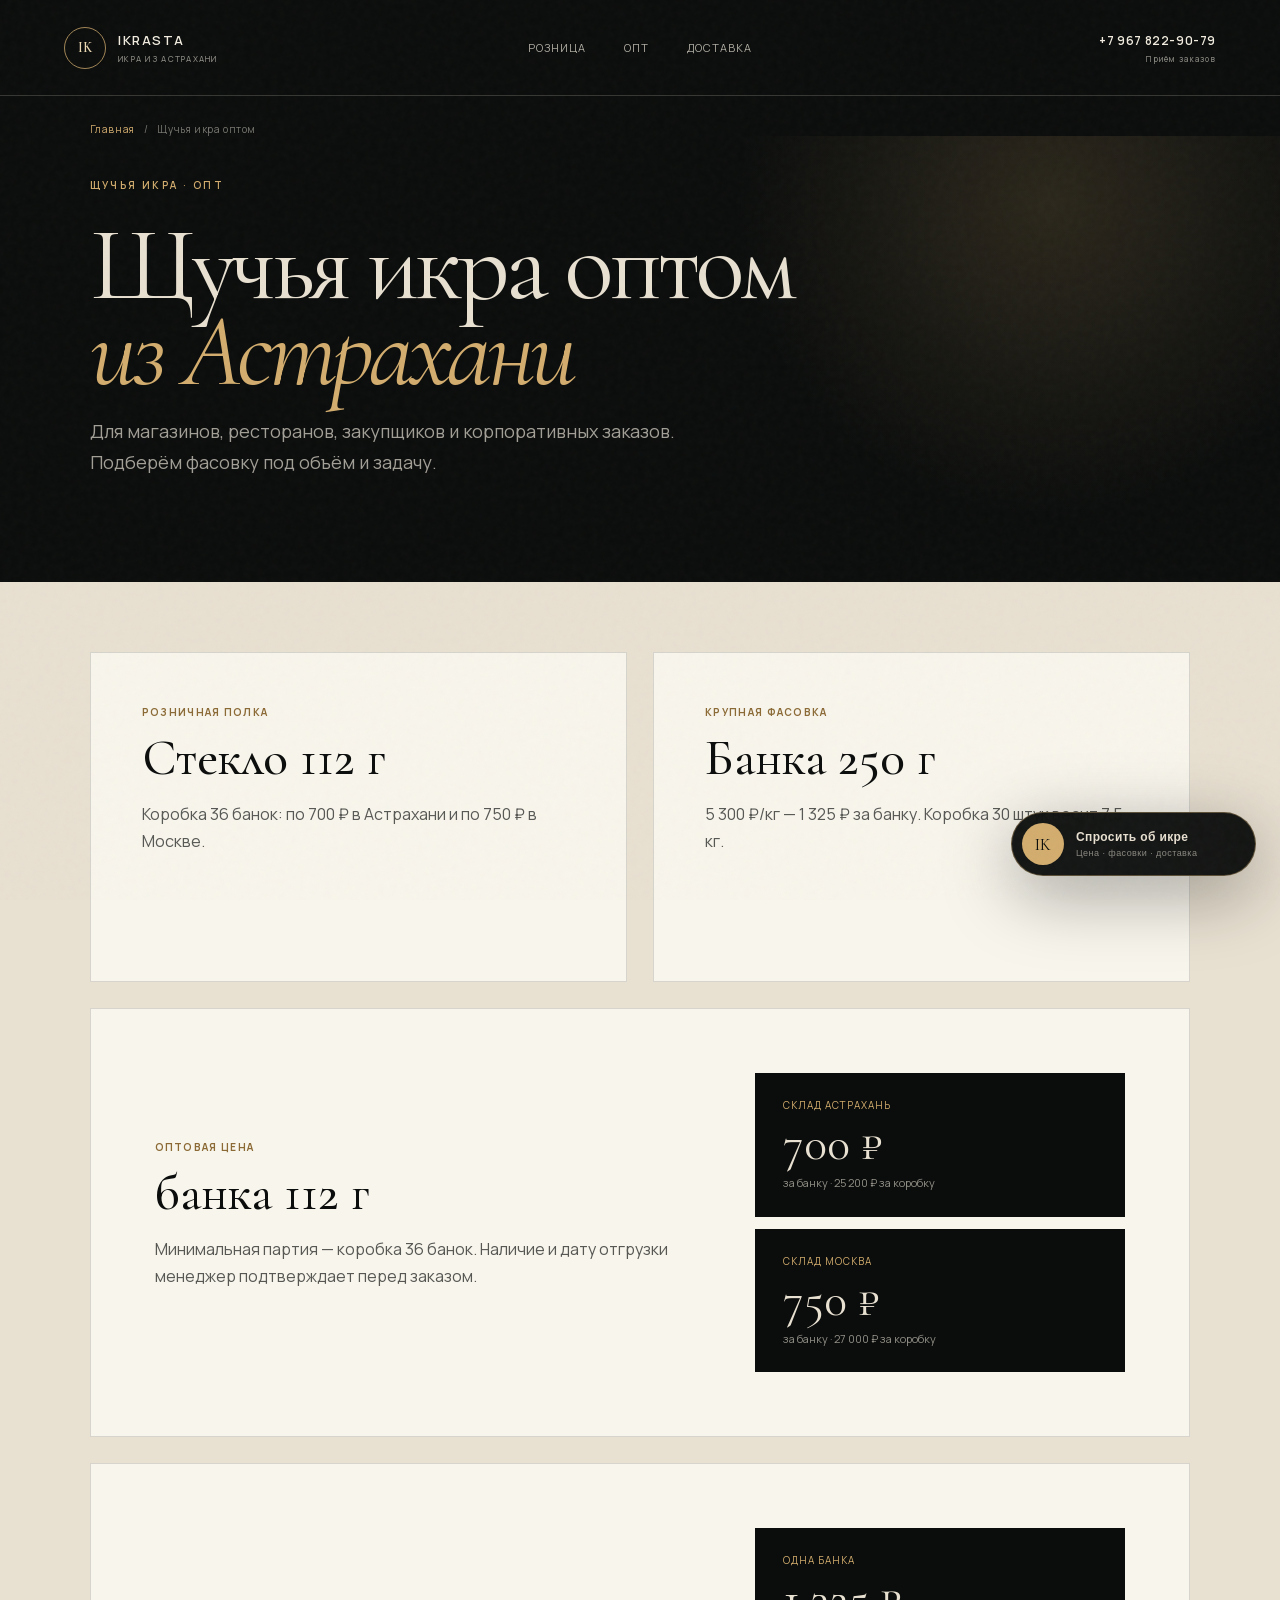
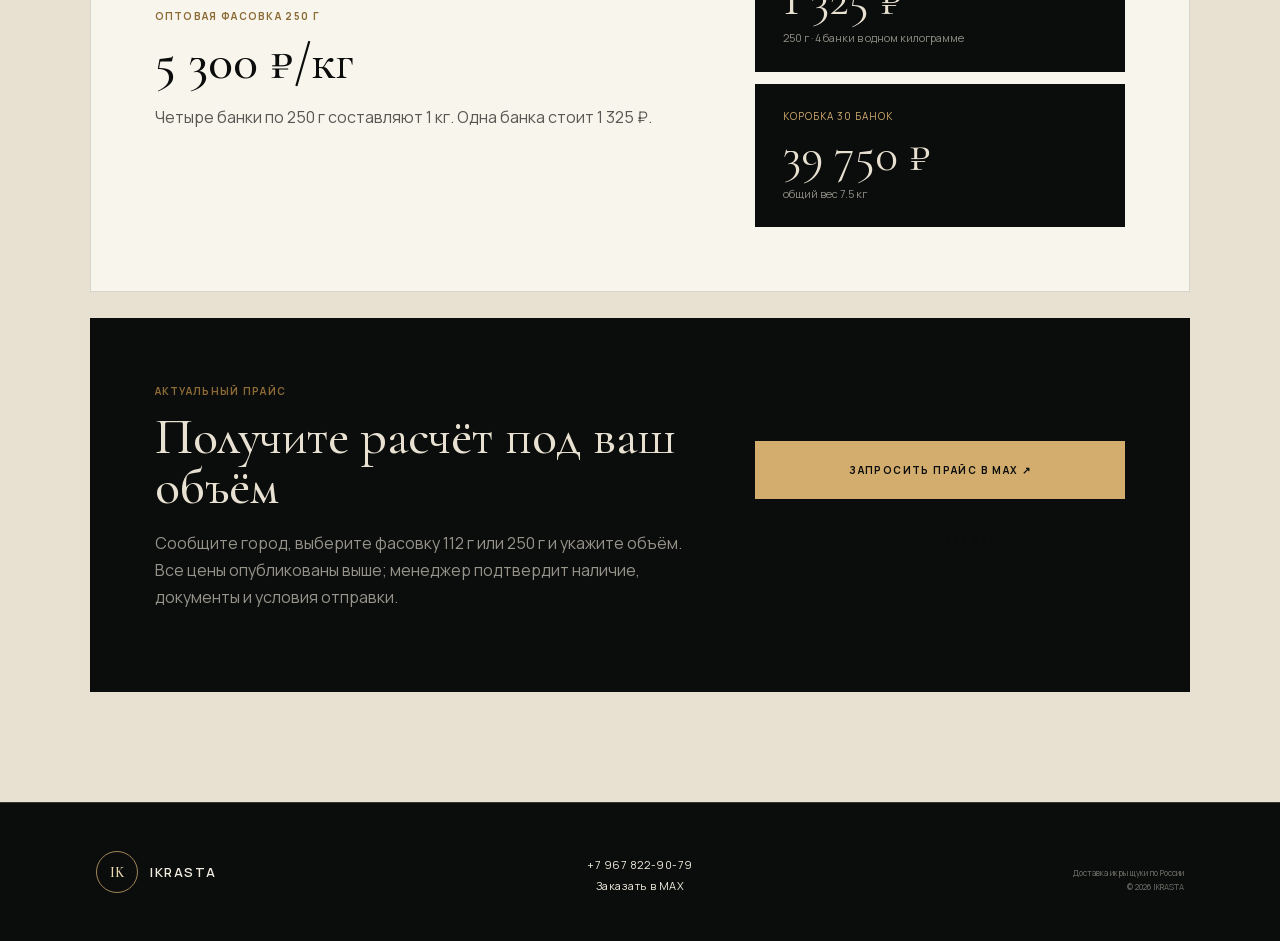
<file: ikra-shchuki-optom/index.html>
<!DOCTYPE html><html lang="ru" class="cormorant_garamond_7facc028-module__SxFJga__variable manrope_96dea080-module__o6hsOa__variable"><head><meta charSet="utf-8"/><meta name="viewport" content="width=device-width, initial-scale=1"/><link rel="preload" href="/_next/static/media/01e4147cff8141ee-s.p.3huc2loe0ie8a.woff2" as="font" crossorigin="" type="font/woff2"/><link rel="preload" href="/_next/static/media/591574edbe85c69b-s.p.2cu8l7zf4s4ec.woff2" as="font" crossorigin="" type="font/woff2"/><link rel="preload" href="/_next/static/media/8bd76523131fa0fc-s.p.1pvupmngxrt5z.woff2" as="font" crossorigin="" type="font/woff2"/><link rel="preload" href="/_next/static/media/a343f882a40d2cc9-s.p.1sj6eobyi31rd.woff2" as="font" crossorigin="" type="font/woff2"/><link rel="preload" href="/_next/static/media/b0947914c9718a1e-s.p.1xjn85gt7t6qs.woff2" as="font" crossorigin="" type="font/woff2"/><link rel="preload" href="/_next/static/media/d3fe2f289711ac3f-s.p.1l2zhvq5eocqf.woff2" as="font" crossorigin="" type="font/woff2"/><link rel="stylesheet" href="/_next/static/chunks/2jskf6r6owsu1.css" data-precedence="next"/><link rel="preload" as="script" fetchPriority="low" href="/_next/static/chunks/3qtlyzor5gjmq.js"/><script src="/_next/static/chunks/15orcrkp-_9ct.js" async=""></script><script src="/_next/static/chunks/2w88co7-z7tp-.js" async=""></script><script src="/_next/static/chunks/14podnilsu8gn.js" async=""></script><script src="/_next/static/chunks/turbopack-1wq0efr5cpom5.js" async=""></script><script src="/_next/static/chunks/1slqz06encsf8.js" async=""></script><script src="/_next/static/chunks/14mrh2-p_w84d.js" async=""></script><script src="/_next/static/chunks/04iupg9vasvbr.js" async=""></script><meta name="next-size-adjust" content=""/><meta name="theme-color" content="#0b0d0c"/><title>Щучья икра оптом — 112 г от 700 ₽, 250 г по 5 300 ₽/кг | IKRASTA</title><meta name="description" content="Астраханская икра щуки оптом: банка 112 г от 700 ₽, коробка 36 банок; банка 250 г — 5 300 ₽/кг, коробка 30 банок."/><meta name="keywords" content="щучья икра астрахань,икра щуки астраханская,купить щучью икру,икра щуки с доставкой,щучья икра оптом"/><meta name="robots" content="index, follow"/><meta name="googlebot" content="index, follow, max-video-preview:-1, max-image-preview:large, max-snippet:-1"/><link rel="canonical" href="https://ikrasta.ru/ikra-shchuki-optom"/><meta property="og:title" content="Щучья икра оптом — от 700 ₽ за банку"/><meta property="og:description" content="Банка 112 г — от 700 ₽. Банка 250 г — 1 325 ₽, коробка 7,5 кг — 39 750 ₽."/><meta property="og:url" content="https://ikrasta.ru/ikra-shchuki-optom"/><meta name="twitter:card" content="summary_large_image"/><meta name="twitter:title" content="Щучья икра из Астрахани — IKRASTA"/><meta name="twitter:description" content="Астраханский деликатес с доставкой по России."/><meta name="twitter:image" content="https://ikrasta.ru/og.png"/><link rel="icon" href="/favicon-ikrasta.png"/><link rel="apple-touch-icon" href="/favicon-ikrasta.png"/><script src="/_next/static/chunks/0cz1d0mv5g_q7.js" noModule=""></script></head><body><div hidden=""><!--$--><!--/$--></div><script type="application/ld+json">{"@context":"https://schema.org","@type":"Product","name":"Икра щуки пробойная солёная оптом","description":"Оптовая поставка в банках 112 и 250 г, коробками по 36 банок.","image":"https://ikrasta.ru/ikrasta-pike-packaging-concept.png","brand":{"@type":"Brand","name":"IKRASTA"},"offers":[{"@type":"Offer","name":"Склад Астрахань","url":"https://ikrasta.ru/ikra-shchuki-optom","priceCurrency":"RUB","price":700,"eligibleQuantity":{"@type":"QuantitativeValue","value":36,"unitText":"банок по 112 г в коробке"},"areaServed":"Астрахань"},{"@type":"Offer","name":"Склад Москва","url":"https://ikrasta.ru/ikra-shchuki-optom","priceCurrency":"RUB","price":750,"eligibleQuantity":{"@type":"QuantitativeValue","value":36,"unitText":"банок по 112 г в коробке"},"areaServed":"Москва"},{"@type":"Offer","name":"Банка 250 г","url":"https://ikrasta.ru/ikra-shchuki-optom","priceCurrency":"RUB","price":1325,"eligibleQuantity":{"@type":"QuantitativeValue","value":30,"unitText":"банок по 250 г в коробке"},"areaServed":"Россия"}]}</script><script type="application/ld+json">{"@context":"https://schema.org","@type":"BreadcrumbList","itemListElement":[{"@type":"ListItem","position":1,"name":"Щучья икра из Астрахани","item":"https://ikrasta.ru/"},{"@type":"ListItem","position":2,"name":"Щучья икра оптом","item":"https://ikrasta.ru/ikra-shchuki-optom"}]}</script><script type="application/ld+json">{"@context":"https://schema.org","@type":"WebPage","name":"Щучья икра оптом","url":"https://ikrasta.ru/ikra-shchuki-optom","inLanguage":"ru-RU","dateModified":"2026-08-07","breadcrumb":{"@context":"https://schema.org","@type":"BreadcrumbList","itemListElement":[{"@type":"ListItem","position":1,"name":"Щучья икра из Астрахани","item":"https://ikrasta.ru/"},{"@type":"ListItem","position":2,"name":"Щучья икра оптом","item":"https://ikrasta.ru/ikra-shchuki-optom"}]}}</script><header class="site-header info-header"><a class="wordmark" aria-label="IKRASTA — главная" href="/"><span class="wordmark-mark">IK</span><span>IKRASTA<small>Икра из Астрахани</small></span></a><nav aria-label="Основная навигация"><a href="/ikra-shchuki-astrakhanskaya-112-g">Розница</a><a href="/ikra-shchuki-optom">Опт</a><a href="/dostavka-i-oplata">Доставка</a></nav><a class="header-phone" href="tel:+79678229079">+7 967 822-90-79<small>Приём заказов</small></a></header><main class="info-page"><nav class="breadcrumbs" aria-label="Хлебные крошки"><a href="/">Главная</a><span aria-hidden="true">/</span><span aria-current="page">Щучья икра оптом</span></nav><section class="info-hero"><p class="eyebrow">Щучья икра · Опт</p><h1>Щучья икра оптом<br/><em>из Астрахани</em></h1><p>Для магазинов, ресторанов, закупщиков и корпоративных заказов. Подберём фасовку под объём и задачу.</p></section><div class="info-content"><section class="info-grid"><article><p class="info-label">Розничная полка</p><h2>Стекло 112 г</h2><p>Коробка 36 банок: по 700 ₽ в Астрахани и по 750 ₽ в Москве.</p></article><article><p class="info-label">Крупная фасовка</p><h2>Банка 250 г</h2><p>5 300 ₽/кг — 1 325 ₽ за банку. Коробка 30 штук весит 7,5 кг.</p></article></section><section class="info-card wholesale-price-card"><div><p class="info-label">Оптовая цена</p><h2>банка 112 г</h2><p>Минимальная партия — коробка <!-- -->36<!-- --> банок. Наличие и дату отгрузки менеджер подтверждает перед заказом.</p></div><dl class="wholesale-prices"><div><dt>Склад Астрахань</dt><dd>700<!-- --> ₽</dd><span>за банку · <!-- -->25 200<!-- --> ₽ за коробку</span></div><div><dt>Склад Москва</dt><dd>750<!-- --> ₽</dd><span>за банку · <!-- -->27 000<!-- --> ₽ за коробку</span></div></dl></section><section class="info-card wholesale-price-card"><div><p class="info-label">Оптовая фасовка 250 г</p><h2>5 300<!-- --> ₽/кг</h2><p>Четыре банки по 250 г составляют 1 кг. Одна банка стоит<!-- --> <!-- -->1 325<!-- --> ₽.</p></div><dl class="wholesale-prices"><div><dt>Одна банка</dt><dd>1 325<!-- --> ₽</dd><span>250 г · 4 банки в одном килограмме</span></div><div><dt>Коробка <!-- -->30<!-- --> банок</dt><dd>39 750<!-- --> ₽</dd><span>общий вес <!-- -->7.5<!-- --> кг</span></div></dl></section><section class="info-card info-cta-card"><div><p class="info-label">Актуальный прайс</p><h2>Получите расчёт под ваш объём</h2><p>Сообщите город, выберите фасовку 112 г или 250 г и укажите объём. Все цены опубликованы выше; менеджер подтвердит наличие, документы и условия отправки.</p></div><div class="info-actions"><a class="button button-primary" href="https://max.ru/se13854268_bot?start=site_order">Запросить прайс в MAX ↗</a><a class="button button-outline" href="tel:+79678229079">Позвонить <!-- -->+7 967 822-90-79</a></div></section></div></main><footer><a class="wordmark footer-wordmark" href="/"><span class="wordmark-mark">IK</span><span>IKRASTA</span></a><div><a href="tel:+79678229079">+7 967 822-90-79</a><a href="https://max.ru/se13854268_bot?start=site_order">Заказать в MAX</a></div><p>Доставка икры щуки по России<br/>© 2026 IKRASTA</p></footer><div class="consultant "><button class="consultant-launcher" type="button" aria-expanded="false" aria-label="Спросить консультанта"><span class="consultant-launcher-mark">IK</span><span><strong>Спросить об икре</strong><small>Цена · фасовки · доставка</small></span></button></div><!--$--><!--/$--><noscript><img src="https://mc.yandex.ru/watch/111317093" style="position:absolute;left:-9999px" alt=""/></noscript><script src="/_next/static/chunks/3qtlyzor5gjmq.js" id="_R_" async=""></script><script>(self.__next_f=self.__next_f||[]).push([0])</script><script>self.__next_f.push([1,"1:\"$Sreact.fragment\"\n2:I[39756,[\"/_next/static/chunks/1slqz06encsf8.js\",\"/_next/static/chunks/14mrh2-p_w84d.js\"],\"default\"]\n3:I[37457,[\"/_next/static/chunks/1slqz06encsf8.js\",\"/_next/static/chunks/14mrh2-p_w84d.js\"],\"default\"]\n4:I[80751,[\"/_next/static/chunks/1slqz06encsf8.js\",\"/_next/static/chunks/14mrh2-p_w84d.js\"],\"default\"]\nd:I[68027,[\"/_next/static/chunks/1slqz06encsf8.js\",\"/_next/static/chunks/14mrh2-p_w84d.js\"],\"default\",1]\n:HL[\"/_next/static/chunks/2jskf6r6owsu1.css\",\"style\"]\n:HL[\"/_next/static/media/01e4147cff8141ee-s.p.3huc2loe0ie8a.woff2\",\"font\",{\"crossOrigin\":\"\",\"type\":\"font/woff2\"}]\n:HL[\"/_next/static/media/591574edbe85c69b-s.p.2cu8l7zf4s4ec.woff2\",\"font\",{\"crossOrigin\":\"\",\"type\":\"font/woff2\"}]\n:HL[\"/_next/static/media/8bd76523131fa0fc-s.p.1pvupmngxrt5z.woff2\",\"font\",{\"crossOrigin\":\"\",\"type\":\"font/woff2\"}]\n:HL[\"/_next/static/media/a343f882a40d2cc9-s.p.1sj6eobyi31rd.woff2\",\"font\",{\"crossOrigin\":\"\",\"type\":\"font/woff2\"}]\n:HL[\"/_next/static/media/b0947914c9718a1e-s.p.1xjn85gt7t6qs.woff2\",\"font\",{\"crossOrigin\":\"\",\"type\":\"font/woff2\"}]\n:HL[\"/_next/static/media/d3fe2f289711ac3f-s.p.1l2zhvq5eocqf.woff2\",\"font\",{\"crossOrigin\":\"\",\"type\":\"font/woff2\"}]\n"])</script><script>self.__next_f.push([1,"0:{\"P\":null,\"c\":[\"\",\"ikra-shchuki-optom\"],\"q\":\"\",\"i\":false,\"f\":[[[\"\",{\"children\":[\"ikra-shchuki-optom\",{\"children\":[\"__PAGE__\",{}]}]},\"$undefined\",\"$undefined\",16],[[\"$\",\"$1\",\"c\",{\"children\":[[[\"$\",\"link\",\"0\",{\"rel\":\"stylesheet\",\"href\":\"/_next/static/chunks/2jskf6r6owsu1.css\",\"precedence\":\"next\",\"crossOrigin\":\"$undefined\",\"nonce\":\"$undefined\"}],[\"$\",\"script\",\"script-0\",{\"src\":\"/_next/static/chunks/1slqz06encsf8.js\",\"async\":true,\"nonce\":\"$undefined\"}],[\"$\",\"script\",\"script-1\",{\"src\":\"/_next/static/chunks/14mrh2-p_w84d.js\",\"async\":true,\"nonce\":\"$undefined\"}]],[\"$\",\"html\",null,{\"lang\":\"ru\",\"className\":\"cormorant_garamond_7facc028-module__SxFJga__variable manrope_96dea080-module__o6hsOa__variable\",\"children\":[\"$\",\"body\",null,{\"children\":[[\"$\",\"$L2\",null,{\"parallelRouterKey\":\"children\",\"error\":\"$undefined\",\"errorStyles\":\"$undefined\",\"errorScripts\":\"$undefined\",\"template\":[\"$\",\"$L3\",null,{}],\"templateStyles\":\"$undefined\",\"templateScripts\":\"$undefined\",\"notFound\":[[[\"$\",\"title\",null,{\"children\":\"404: This page could not be found.\"}],[\"$\",\"div\",null,{\"style\":{\"fontFamily\":\"system-ui,\\\"Segoe UI\\\",Roboto,Helvetica,Arial,sans-serif,\\\"Apple Color Emoji\\\",\\\"Segoe UI Emoji\\\"\",\"height\":\"100vh\",\"textAlign\":\"center\",\"display\":\"flex\",\"flexDirection\":\"column\",\"alignItems\":\"center\",\"justifyContent\":\"center\"},\"children\":[\"$\",\"div\",null,{\"children\":[[\"$\",\"style\",null,{\"dangerouslySetInnerHTML\":{\"__html\":\"body{color:#000;background:#fff;margin:0}.next-error-h1{border-right:1px solid rgba(0,0,0,.3)}@media (prefers-color-scheme:dark){body{color:#fff;background:#000}.next-error-h1{border-right:1px solid rgba(255,255,255,.3)}}\"}}],[\"$\",\"h1\",null,{\"className\":\"next-error-h1\",\"style\":{\"display\":\"inline-block\",\"margin\":\"0 20px 0 0\",\"padding\":\"0 23px 0 0\",\"fontSize\":24,\"fontWeight\":500,\"verticalAlign\":\"top\",\"lineHeight\":\"49px\"},\"children\":404}],[\"$\",\"div\",null,{\"style\":{\"display\":\"inline-block\"},\"children\":[\"$\",\"h2\",null,{\"style\":{\"fontSize\":14,\"fontWeight\":400,\"lineHeight\":\"49px\",\"margin\":0},\"children\":\"This page could not be found.\"}]}]]}]}]],[]],\"forbidden\":\"$undefined\",\"unauthorized\":\"$undefined\"}],[\"$\",\"$L4\",null,{}]]}]}]]}],{\"children\":[[\"$\",\"$1\",\"c\",{\"children\":[null,[\"$\",\"$L2\",null,{\"parallelRouterKey\":\"children\",\"error\":\"$undefined\",\"errorStyles\":\"$undefined\",\"errorScripts\":\"$undefined\",\"template\":[\"$\",\"$L3\",null,{}],\"templateStyles\":\"$undefined\",\"templateScripts\":\"$undefined\",\"notFound\":\"$undefined\",\"forbidden\":\"$undefined\",\"unauthorized\":\"$undefined\"}]]}],{\"children\":[[\"$\",\"$1\",\"c\",{\"children\":[[[\"$\",\"script\",null,{\"type\":\"application/ld+json\",\"dangerouslySetInnerHTML\":{\"__html\":\"{\\\"@context\\\":\\\"https://schema.org\\\",\\\"@type\\\":\\\"Product\\\",\\\"name\\\":\\\"Икра щуки пробойная солёная оптом\\\",\\\"description\\\":\\\"Оптовая поставка в банках 112 и 250 г, коробками по 36 банок.\\\",\\\"image\\\":\\\"https://ikrasta.ru/ikrasta-pike-packaging-concept.png\\\",\\\"brand\\\":{\\\"@type\\\":\\\"Brand\\\",\\\"name\\\":\\\"IKRASTA\\\"},\\\"offers\\\":[{\\\"@type\\\":\\\"Offer\\\",\\\"name\\\":\\\"Склад Астрахань\\\",\\\"url\\\":\\\"https://ikrasta.ru/ikra-shchuki-optom\\\",\\\"priceCurrency\\\":\\\"RUB\\\",\\\"price\\\":700,\\\"eligibleQuantity\\\":{\\\"@type\\\":\\\"QuantitativeValue\\\",\\\"value\\\":36,\\\"unitText\\\":\\\"банок по 112 г в коробке\\\"},\\\"areaServed\\\":\\\"Астрахань\\\"},{\\\"@type\\\":\\\"Offer\\\",\\\"name\\\":\\\"Склад Москва\\\",\\\"url\\\":\\\"https://ikrasta.ru/ikra-shchuki-optom\\\",\\\"priceCurrency\\\":\\\"RUB\\\",\\\"price\\\":750,\\\"eligibleQuantity\\\":{\\\"@type\\\":\\\"QuantitativeValue\\\",\\\"value\\\":36,\\\"unitText\\\":\\\"банок по 112 г в коробке\\\"},\\\"areaServed\\\":\\\"Москва\\\"},{\\\"@type\\\":\\\"Offer\\\",\\\"name\\\":\\\"Банка 250 г\\\",\\\"url\\\":\\\"https://ikrasta.ru/ikra-shchuki-optom\\\",\\\"priceCurrency\\\":\\\"RUB\\\",\\\"price\\\":1325,\\\"eligibleQuantity\\\":{\\\"@type\\\":\\\"QuantitativeValue\\\",\\\"value\\\":30,\\\"unitText\\\":\\\"банок по 250 г в коробке\\\"},\\\"areaServed\\\":\\\"Россия\\\"}]}\"}}],[[\"$\",\"script\",null,{\"type\":\"application/ld+json\",\"dangerouslySetInnerHTML\":{\"__html\":\"{\\\"@context\\\":\\\"https://schema.org\\\",\\\"@type\\\":\\\"BreadcrumbList\\\",\\\"itemListElement\\\":[{\\\"@type\\\":\\\"ListItem\\\",\\\"position\\\":1,\\\"name\\\":\\\"Щучья икра из Астрахани\\\",\\\"item\\\":\\\"https://ikrasta.ru/\\\"},{\\\"@type\\\":\\\"ListItem\\\",\\\"position\\\":2,\\\"name\\\":\\\"Щучья икра оптом\\\",\\\"item\\\":\\\"https://ikrasta.ru/ikra-shchuki-optom\\\"}]}\"}}],[\"$\",\"script\",null,{\"type\":\"application/ld+json\",\"dangerouslySetInnerHTML\":{\"__html\":\"{\\\"@context\\\":\\\"https://schema.org\\\",\\\"@type\\\":\\\"WebPage\\\",\\\"name\\\":\\\"Щучья икра оптом\\\",\\\"url\\\":\\\"https://ikrasta.ru/ikra-shchuki-optom\\\",\\\"inLanguage\\\":\\\"ru-RU\\\",\\\"dateModified\\\":\\\"2026-08-07\\\",\\\"breadcrumb\\\":{\\\"@context\\\":\\\"https://schema.org\\\",\\\"@type\\\":\\\"BreadcrumbList\\\",\\\"itemListElement\\\":[{\\\"@type\\\":\\\"ListItem\\\",\\\"position\\\":1,\\\"name\\\":\\\"Щучья икра из Астрахани\\\",\\\"item\\\":\\\"https://ikrasta.ru/\\\"},{\\\"@type\\\":\\\"ListItem\\\",\\\"position\\\":2,\\\"name\\\":\\\"Щучья икра оптом\\\",\\\"item\\\":\\\"https://ikrasta.ru/ikra-shchuki-optom\\\"}]}}\"}}],\"$L5\",\"$L6\",\"$L7\",\"$L8\"]],[\"$L9\"],\"$La\"]}],{},null,false,null]},null,false,\"$@b\"]},null,false,null],\"$Lc\",false]],\"m\":\"$undefined\",\"G\":[\"$d\",[\"$Le\"]],\"S\":true,\"h\":null,\"s\":\"$undefined\",\"l\":\"$undefined\",\"p\":\"$undefined\",\"d\":\"$undefined\",\"b\":\"GOj_1I6ggkzmk0cxb1iSW\"}\n"])</script><script>self.__next_f.push([1,"f:I[22016,[\"/_next/static/chunks/1slqz06encsf8.js\",\"/_next/static/chunks/14mrh2-p_w84d.js\",\"/_next/static/chunks/04iupg9vasvbr.js\"],\"\"]\n10:I[39965,[\"/_next/static/chunks/1slqz06encsf8.js\",\"/_next/static/chunks/14mrh2-p_w84d.js\",\"/_next/static/chunks/04iupg9vasvbr.js\"],\"default\"]\n11:I[97367,[\"/_next/static/chunks/1slqz06encsf8.js\",\"/_next/static/chunks/14mrh2-p_w84d.js\"],\"OutletBoundary\"]\n12:\"$Sreact.suspense\"\n15:I[97367,[\"/_next/static/chunks/1slqz06encsf8.js\",\"/_next/static/chunks/14mrh2-p_w84d.js\"],\"ViewportBoundary\"]\n17:I[97367,[\"/_next/static/chunks/1slqz06encsf8.js\",\"/_next/static/chunks/14mrh2-p_w84d.js\"],\"MetadataBoundary\"]\n5:[\"$\",\"header\",null,{\"className\":\"site-header info-header\",\"children\":[[\"$\",\"$Lf\",null,{\"className\":\"wordmark\",\"href\":\"/\",\"aria-label\":\"IKRASTA — главная\",\"children\":[[\"$\",\"span\",null,{\"className\":\"wordmark-mark\",\"children\":\"IK\"}],[\"$\",\"span\",null,{\"children\":[\"IKRASTA\",[\"$\",\"small\",null,{\"children\":\"Икра из Астрахани\"}]]}]]}],[\"$\",\"nav\",null,{\"aria-label\":\"Основная навигация\",\"children\":[[\"$\",\"$Lf\",null,{\"href\":\"/ikra-shchuki-astrakhanskaya-112-g\",\"children\":\"Розница\"}],[\"$\",\"$Lf\",null,{\"href\":\"/ikra-shchuki-optom\",\"children\":\"Опт\"}],[\"$\",\"$Lf\",null,{\"href\":\"/dostavka-i-oplata\",\"children\":\"Доставка\"}]]}],[\"$\",\"a\",null,{\"className\":\"header-phone\",\"href\":\"tel:+79678229079\",\"children\":[\"+7 967 822-90-79\",[\"$\",\"small\",null,{\"children\":\"Приём заказов\"}]]}]]}]\n"])</script><script>self.__next_f.push([1,"6:[\"$\",\"main\",null,{\"className\":\"info-page\",\"children\":[[\"$\",\"nav\",null,{\"className\":\"breadcrumbs\",\"aria-label\":\"Хлебные крошки\",\"children\":[[\"$\",\"$Lf\",null,{\"href\":\"/\",\"children\":\"Главная\"}],[\"$\",\"span\",null,{\"aria-hidden\":\"true\",\"children\":\"/\"}],[\"$\",\"span\",null,{\"aria-current\":\"page\",\"children\":\"Щучья икра оптом\"}]]}],[\"$\",\"section\",null,{\"className\":\"info-hero\",\"children\":[[\"$\",\"p\",null,{\"className\":\"eyebrow\",\"children\":\"Щучья икра · Опт\"}],[\"$\",\"h1\",null,{\"children\":[\"Щучья икра оптом\",[\"$\",\"br\",null,{}],[\"$\",\"em\",null,{\"children\":\"из Астрахани\"}]]}],[\"$\",\"p\",null,{\"children\":\"Для магазинов, ресторанов, закупщиков и корпоративных заказов. Подберём фасовку под объём и задачу.\"}]]}],[\"$\",\"div\",null,{\"className\":\"info-content\",\"children\":[[\"$\",\"section\",null,{\"className\":\"info-grid\",\"children\":[[\"$\",\"article\",null,{\"children\":[[\"$\",\"p\",null,{\"className\":\"info-label\",\"children\":\"Розничная полка\"}],[\"$\",\"h2\",null,{\"children\":\"Стекло 112 г\"}],[\"$\",\"p\",null,{\"children\":\"Коробка 36 банок: по 700 ₽ в Астрахани и по 750 ₽ в Москве.\"}]]}],[\"$\",\"article\",null,{\"children\":[[\"$\",\"p\",null,{\"className\":\"info-label\",\"children\":\"Крупная фасовка\"}],[\"$\",\"h2\",null,{\"children\":\"Банка 250 г\"}],[\"$\",\"p\",null,{\"children\":\"5 300 ₽/кг — 1 325 ₽ за банку. Коробка 30 штук весит 7,5 кг.\"}]]}]]}],[\"$\",\"section\",null,{\"className\":\"info-card wholesale-price-card\",\"children\":[[\"$\",\"div\",null,{\"children\":[[\"$\",\"p\",null,{\"className\":\"info-label\",\"children\":\"Оптовая цена\"}],[\"$\",\"h2\",null,{\"children\":\"банка 112 г\"}],[\"$\",\"p\",null,{\"children\":[\"Минимальная партия — коробка \",36,\" банок. Наличие и дату отгрузки менеджер подтверждает перед заказом.\"]}]]}],[\"$\",\"dl\",null,{\"className\":\"wholesale-prices\",\"children\":[[\"$\",\"div\",null,{\"children\":[[\"$\",\"dt\",null,{\"children\":\"Склад Астрахань\"}],[\"$\",\"dd\",null,{\"children\":[700,\" ₽\"]}],[\"$\",\"span\",null,{\"children\":[\"за банку · \",\"25 200\",\" ₽ за коробку\"]}]]}],[\"$\",\"div\",null,{\"children\":[[\"$\",\"dt\",null,{\"children\":\"Склад Москва\"}],[\"$\",\"dd\",null,{\"children\":[750,\" ₽\"]}],[\"$\",\"span\",null,{\"children\":[\"за банку · \",\"27 000\",\" ₽ за коробку\"]}]]}]]}]]}],[\"$\",\"section\",null,{\"className\":\"info-card wholesale-price-card\",\"children\":[[\"$\",\"div\",null,{\"children\":[[\"$\",\"p\",null,{\"className\":\"info-label\",\"children\":\"Оптовая фасовка 250 г\"}],[\"$\",\"h2\",null,{\"children\":[\"5 300\",\" ₽/кг\"]}],[\"$\",\"p\",null,{\"children\":[\"Четыре банки по 250 г составляют 1 кг. Одна банка стоит\",\" \",\"1 325\",\" ₽.\"]}]]}],[\"$\",\"dl\",null,{\"className\":\"wholesale-prices\",\"children\":[[\"$\",\"div\",null,{\"children\":[[\"$\",\"dt\",null,{\"children\":\"Одна банка\"}],[\"$\",\"dd\",null,{\"children\":[\"1 325\",\" ₽\"]}],[\"$\",\"span\",null,{\"children\":\"250 г · 4 банки в одном килограмме\"}]]}],[\"$\",\"div\",null,{\"children\":[[\"$\",\"dt\",null,{\"children\":[\"Коробка \",30,\" банок\"]}],[\"$\",\"dd\",null,{\"children\":[\"39 750\",\" ₽\"]}],[\"$\",\"span\",null,{\"children\":[\"общий вес \",7.5,\" кг\"]}]]}]]}]]}],[\"$\",\"section\",null,{\"className\":\"info-card info-cta-card\",\"children\":[[\"$\",\"div\",null,{\"children\":[[\"$\",\"p\",null,{\"className\":\"info-label\",\"children\":\"Актуальный прайс\"}],[\"$\",\"h2\",null,{\"children\":\"Получите расчёт под ваш объём\"}],[\"$\",\"p\",null,{\"children\":\"Сообщите город, выберите фасовку 112 г или 250 г и укажите объём. Все цены опубликованы выше; менеджер подтвердит наличие, документы и условия отправки.\"}]]}],[\"$\",\"div\",null,{\"className\":\"info-actions\",\"children\":[[\"$\",\"a\",null,{\"className\":\"button button-primary\",\"href\":\"https://max.ru/se13854268_bot?start=site_order\",\"children\":\"Запросить прайс в MAX ↗\"}],[\"$\",\"a\",null,{\"className\":\"button button-outline\",\"href\":\"tel:+79678229079\",\"children\":[\"Позвонить \",\"+7 967 822-90-79\"]}]]}]]}]]}]]}]\n"])</script><script>self.__next_f.push([1,"7:[\"$\",\"footer\",null,{\"children\":[[\"$\",\"$Lf\",null,{\"className\":\"wordmark footer-wordmark\",\"href\":\"/\",\"children\":[[\"$\",\"span\",null,{\"className\":\"wordmark-mark\",\"children\":\"IK\"}],[\"$\",\"span\",null,{\"children\":\"IKRASTA\"}]]}],[\"$\",\"div\",null,{\"children\":[[\"$\",\"a\",null,{\"href\":\"tel:+79678229079\",\"children\":\"+7 967 822-90-79\"}],[\"$\",\"a\",null,{\"href\":\"https://max.ru/se13854268_bot?start=site_order\",\"children\":\"Заказать в MAX\"}]]}],[\"$\",\"p\",null,{\"children\":[\"Доставка икры щуки по России\",[\"$\",\"br\",null,{}],\"© 2026 IKRASTA\"]}]]}]\n8:[\"$\",\"$L10\",null,{}]\n9:[\"$\",\"script\",\"script-0\",{\"src\":\"/_next/static/chunks/04iupg9vasvbr.js\",\"async\":true,\"nonce\":\"$undefined\"}]\na:[\"$\",\"$L11\",null,{\"children\":[\"$\",\"$12\",null,{\"name\":\"Next.MetadataOutlet\",\"children\":\"$@13\"}]}]\n14:[]\nb:\"$W14\"\nc:[\"$\",\"$1\",\"h\",{\"children\":[null,[\"$\",\"$L15\",null,{\"children\":\"$L16\"}],[\"$\",\"div\",null,{\"hidden\":true,\"children\":[\"$\",\"$L17\",null,{\"children\":[\"$\",\"$12\",null,{\"name\":\"Next.Metadata\",\"children\":\"$L18\"}]}]}],[\"$\",\"meta\",null,{\"name\":\"next-size-adjust\",\"content\":\"\"}]]}]\ne:[\"$\",\"link\",\"0\",{\"rel\":\"stylesheet\",\"href\":\"/_next/static/chunks/2jskf6r6owsu1.css\",\"precedence\":\"next\",\"crossOrigin\":\"$undefined\",\"nonce\":\"$undefined\"}]\n"])</script><script>self.__next_f.push([1,"16:[[\"$\",\"meta\",\"0\",{\"charSet\":\"utf-8\"}],[\"$\",\"meta\",\"1\",{\"name\":\"viewport\",\"content\":\"width=device-width, initial-scale=1\"}],[\"$\",\"meta\",\"2\",{\"name\":\"theme-color\",\"content\":\"#0b0d0c\"}]]\n"])</script><script>self.__next_f.push([1,"19:I[27201,[\"/_next/static/chunks/1slqz06encsf8.js\",\"/_next/static/chunks/14mrh2-p_w84d.js\"],\"IconMark\"]\n13:null\n"])</script><script>self.__next_f.push([1,"18:[[\"$\",\"title\",\"0\",{\"children\":\"Щучья икра оптом — 112 г от 700 ₽, 250 г по 5 300 ₽/кг | IKRASTA\"}],[\"$\",\"meta\",\"1\",{\"name\":\"description\",\"content\":\"Астраханская икра щуки оптом: банка 112 г от 700 ₽, коробка 36 банок; банка 250 г — 5 300 ₽/кг, коробка 30 банок.\"}],[\"$\",\"meta\",\"2\",{\"name\":\"keywords\",\"content\":\"щучья икра астрахань,икра щуки астраханская,купить щучью икру,икра щуки с доставкой,щучья икра оптом\"}],[\"$\",\"meta\",\"3\",{\"name\":\"robots\",\"content\":\"index, follow\"}],[\"$\",\"meta\",\"4\",{\"name\":\"googlebot\",\"content\":\"index, follow, max-video-preview:-1, max-image-preview:large, max-snippet:-1\"}],[\"$\",\"link\",\"5\",{\"rel\":\"canonical\",\"href\":\"https://ikrasta.ru/ikra-shchuki-optom\"}],[\"$\",\"meta\",\"6\",{\"property\":\"og:title\",\"content\":\"Щучья икра оптом — от 700 ₽ за банку\"}],[\"$\",\"meta\",\"7\",{\"property\":\"og:description\",\"content\":\"Банка 112 г — от 700 ₽. Банка 250 г — 1 325 ₽, коробка 7,5 кг — 39 750 ₽.\"}],[\"$\",\"meta\",\"8\",{\"property\":\"og:url\",\"content\":\"https://ikrasta.ru/ikra-shchuki-optom\"}],[\"$\",\"meta\",\"9\",{\"name\":\"twitter:card\",\"content\":\"summary_large_image\"}],[\"$\",\"meta\",\"10\",{\"name\":\"twitter:title\",\"content\":\"Щучья икра из Астрахани — IKRASTA\"}],[\"$\",\"meta\",\"11\",{\"name\":\"twitter:description\",\"content\":\"Астраханский деликатес с доставкой по России.\"}],[\"$\",\"meta\",\"12\",{\"name\":\"twitter:image\",\"content\":\"https://ikrasta.ru/og.png\"}],[\"$\",\"link\",\"13\",{\"rel\":\"icon\",\"href\":\"/favicon-ikrasta.png\"}],[\"$\",\"link\",\"14\",{\"rel\":\"apple-touch-icon\",\"href\":\"/favicon-ikrasta.png\"}],[\"$\",\"$L19\",\"15\",{}]]\n"])</script></body></html>
</file>
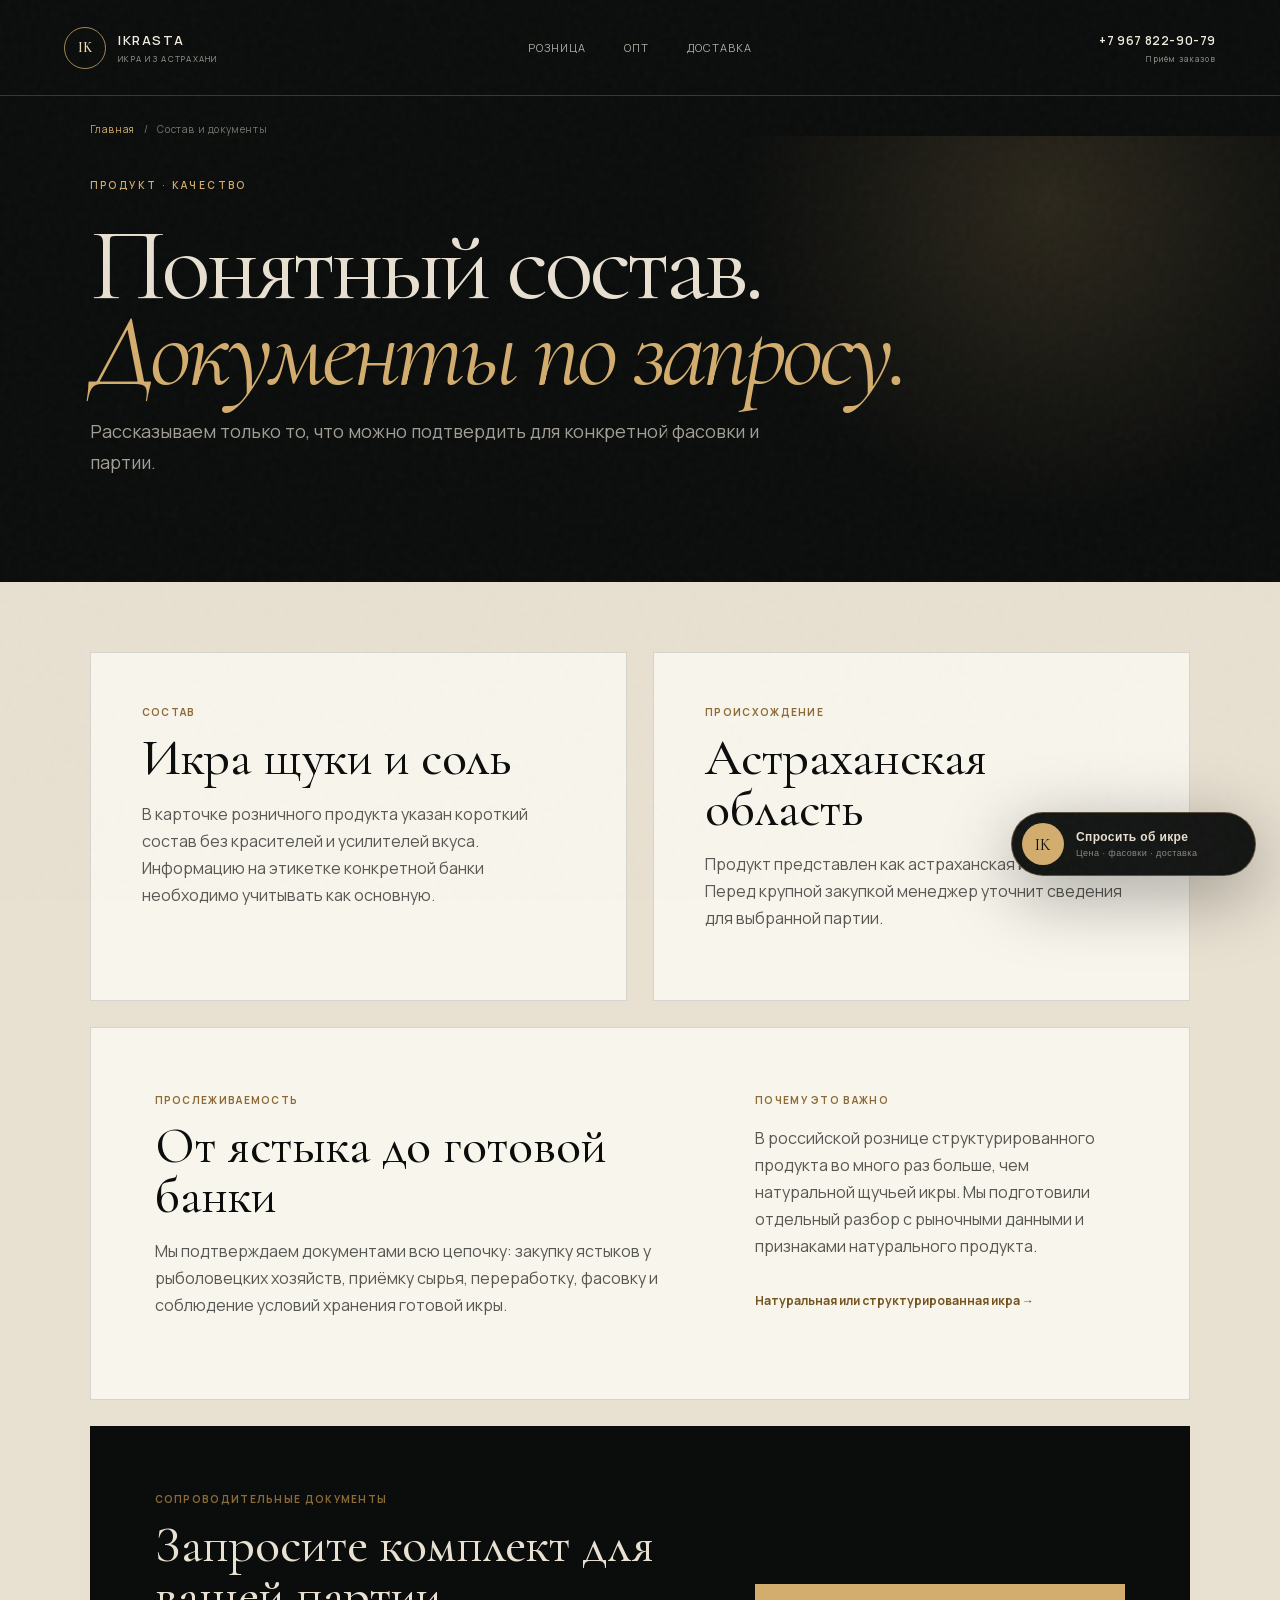
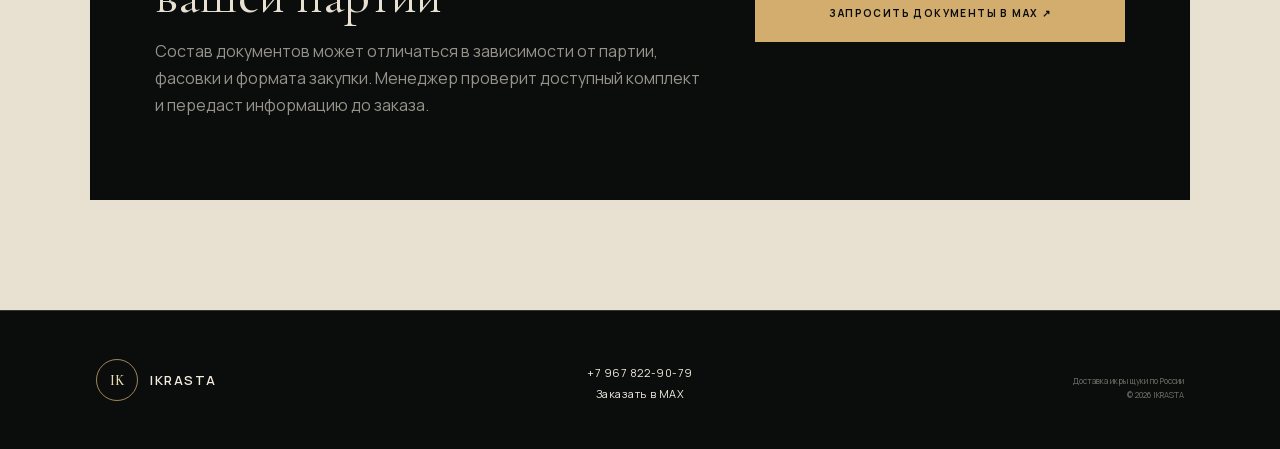
<file: kachestvo-i-dokumenty/index.html>
<!DOCTYPE html><html lang="ru" class="cormorant_garamond_7facc028-module__SxFJga__variable manrope_96dea080-module__o6hsOa__variable"><head><meta charSet="utf-8"/><meta name="viewport" content="width=device-width, initial-scale=1"/><link rel="preload" href="/_next/static/media/01e4147cff8141ee-s.p.3huc2loe0ie8a.woff2" as="font" crossorigin="" type="font/woff2"/><link rel="preload" href="/_next/static/media/591574edbe85c69b-s.p.2cu8l7zf4s4ec.woff2" as="font" crossorigin="" type="font/woff2"/><link rel="preload" href="/_next/static/media/8bd76523131fa0fc-s.p.1pvupmngxrt5z.woff2" as="font" crossorigin="" type="font/woff2"/><link rel="preload" href="/_next/static/media/a343f882a40d2cc9-s.p.1sj6eobyi31rd.woff2" as="font" crossorigin="" type="font/woff2"/><link rel="preload" href="/_next/static/media/b0947914c9718a1e-s.p.1xjn85gt7t6qs.woff2" as="font" crossorigin="" type="font/woff2"/><link rel="preload" href="/_next/static/media/d3fe2f289711ac3f-s.p.1l2zhvq5eocqf.woff2" as="font" crossorigin="" type="font/woff2"/><link rel="stylesheet" href="/_next/static/chunks/2jskf6r6owsu1.css" data-precedence="next"/><link rel="preload" as="script" fetchPriority="low" href="/_next/static/chunks/3qtlyzor5gjmq.js"/><script src="/_next/static/chunks/15orcrkp-_9ct.js" async=""></script><script src="/_next/static/chunks/2w88co7-z7tp-.js" async=""></script><script src="/_next/static/chunks/14podnilsu8gn.js" async=""></script><script src="/_next/static/chunks/turbopack-1wq0efr5cpom5.js" async=""></script><script src="/_next/static/chunks/1slqz06encsf8.js" async=""></script><script src="/_next/static/chunks/14mrh2-p_w84d.js" async=""></script><script src="/_next/static/chunks/04iupg9vasvbr.js" async=""></script><meta name="next-size-adjust" content=""/><meta name="theme-color" content="#0b0d0c"/><title>Щучья икра: состав и документы | IKRASTA</title><meta name="description" content="Состав астраханской щучьей икры IKRASTA и информация о сопроводительных документах на партии."/><meta name="keywords" content="щучья икра астрахань,икра щуки астраханская,купить щучью икру,икра щуки с доставкой,щучья икра оптом"/><meta name="robots" content="index, follow"/><meta name="googlebot" content="index, follow, max-video-preview:-1, max-image-preview:large, max-snippet:-1"/><link rel="canonical" href="https://ikrasta.ru/kachestvo-i-dokumenty"/><meta property="og:title" content="Состав и документы на щучью икру"/><meta property="og:description" content="Что указано в составе и как запросить документы на конкретную партию."/><meta property="og:url" content="https://ikrasta.ru/kachestvo-i-dokumenty"/><meta name="twitter:card" content="summary_large_image"/><meta name="twitter:title" content="Щучья икра из Астрахани — IKRASTA"/><meta name="twitter:description" content="Астраханский деликатес с доставкой по России."/><meta name="twitter:image" content="https://ikrasta.ru/og.png"/><link rel="icon" href="/favicon-ikrasta.png"/><link rel="apple-touch-icon" href="/favicon-ikrasta.png"/><script src="/_next/static/chunks/0cz1d0mv5g_q7.js" noModule=""></script></head><body><div hidden=""><!--$--><!--/$--></div><script type="application/ld+json">{"@context":"https://schema.org","@type":"BreadcrumbList","itemListElement":[{"@type":"ListItem","position":1,"name":"Щучья икра из Астрахани","item":"https://ikrasta.ru/"},{"@type":"ListItem","position":2,"name":"Состав и документы","item":"https://ikrasta.ru/kachestvo-i-dokumenty"}]}</script><script type="application/ld+json">{"@context":"https://schema.org","@type":"WebPage","name":"Состав и документы","url":"https://ikrasta.ru/kachestvo-i-dokumenty","inLanguage":"ru-RU","dateModified":"2026-08-07","breadcrumb":{"@context":"https://schema.org","@type":"BreadcrumbList","itemListElement":[{"@type":"ListItem","position":1,"name":"Щучья икра из Астрахани","item":"https://ikrasta.ru/"},{"@type":"ListItem","position":2,"name":"Состав и документы","item":"https://ikrasta.ru/kachestvo-i-dokumenty"}]}}</script><header class="site-header info-header"><a class="wordmark" aria-label="IKRASTA — главная" href="/"><span class="wordmark-mark">IK</span><span>IKRASTA<small>Икра из Астрахани</small></span></a><nav aria-label="Основная навигация"><a href="/ikra-shchuki-astrakhanskaya-112-g">Розница</a><a href="/ikra-shchuki-optom">Опт</a><a href="/dostavka-i-oplata">Доставка</a></nav><a class="header-phone" href="tel:+79678229079">+7 967 822-90-79<small>Приём заказов</small></a></header><main class="info-page"><nav class="breadcrumbs" aria-label="Хлебные крошки"><a href="/">Главная</a><span aria-hidden="true">/</span><span aria-current="page">Состав и документы</span></nav><section class="info-hero"><p class="eyebrow">Продукт · Качество</p><h1>Понятный состав.<br/><em>Документы по запросу.</em></h1><p>Рассказываем только то, что можно подтвердить для конкретной фасовки и партии.</p></section><div class="info-content"><section class="info-grid"><article><p class="info-label">Состав</p><h2>Икра щуки и соль</h2><p>В карточке розничного продукта указан короткий состав без красителей и усилителей вкуса. Информацию на этикетке конкретной банки необходимо учитывать как основную.</p></article><article><p class="info-label">Происхождение</p><h2>Астраханская область</h2><p>Продукт представлен как астраханская икра щуки. Перед крупной закупкой менеджер уточнит сведения для выбранной партии.</p></article></section><section class="info-card"><div><p class="info-label">Прослеживаемость</p><h2>От ястыка до готовой банки</h2><p>Мы подтверждаем документами всю цепочку: закупку ястыков у рыболовецких хозяйств, приёмку сырья, переработку, фасовку и соблюдение условий хранения готовой икры.</p></div><div><p class="info-label">Почему это важно</p><p>В российской рознице структурированного продукта во много раз больше, чем натуральной щучьей икры. Мы подготовили отдельный разбор с рыночными данными и признаками натурального продукта.</p><a class="info-inline-link" href="/naturalnaya-ikra-shchuki">Натуральная или структурированная икра →</a></div></section><section class="info-card info-cta-card"><div><p class="info-label">Сопроводительные документы</p><h2>Запросите комплект для вашей партии</h2><p>Состав документов может отличаться в зависимости от партии, фасовки и формата закупки. Менеджер проверит доступный комплект и передаст информацию до заказа.</p></div><a class="button button-primary" href="https://max.ru/se13854268_bot?start=site_order">Запросить документы в MAX ↗</a></section></div></main><footer><a class="wordmark footer-wordmark" href="/"><span class="wordmark-mark">IK</span><span>IKRASTA</span></a><div><a href="tel:+79678229079">+7 967 822-90-79</a><a href="https://max.ru/se13854268_bot?start=site_order">Заказать в MAX</a></div><p>Доставка икры щуки по России<br/>© 2026 IKRASTA</p></footer><div class="consultant "><button class="consultant-launcher" type="button" aria-expanded="false" aria-label="Спросить консультанта"><span class="consultant-launcher-mark">IK</span><span><strong>Спросить об икре</strong><small>Цена · фасовки · доставка</small></span></button></div><!--$--><!--/$--><noscript><img src="https://mc.yandex.ru/watch/111317093" style="position:absolute;left:-9999px" alt=""/></noscript><script src="/_next/static/chunks/3qtlyzor5gjmq.js" id="_R_" async=""></script><script>(self.__next_f=self.__next_f||[]).push([0])</script><script>self.__next_f.push([1,"1:\"$Sreact.fragment\"\n2:I[39756,[\"/_next/static/chunks/1slqz06encsf8.js\",\"/_next/static/chunks/14mrh2-p_w84d.js\"],\"default\"]\n3:I[37457,[\"/_next/static/chunks/1slqz06encsf8.js\",\"/_next/static/chunks/14mrh2-p_w84d.js\"],\"default\"]\n4:I[80751,[\"/_next/static/chunks/1slqz06encsf8.js\",\"/_next/static/chunks/14mrh2-p_w84d.js\"],\"default\"]\n5:I[22016,[\"/_next/static/chunks/1slqz06encsf8.js\",\"/_next/static/chunks/14mrh2-p_w84d.js\",\"/_next/static/chunks/04iupg9vasvbr.js\"],\"\"]\n10:I[68027,[\"/_next/static/chunks/1slqz06encsf8.js\",\"/_next/static/chunks/14mrh2-p_w84d.js\"],\"default\",1]\n:HL[\"/_next/static/chunks/2jskf6r6owsu1.css\",\"style\"]\n:HL[\"/_next/static/media/01e4147cff8141ee-s.p.3huc2loe0ie8a.woff2\",\"font\",{\"crossOrigin\":\"\",\"type\":\"font/woff2\"}]\n:HL[\"/_next/static/media/591574edbe85c69b-s.p.2cu8l7zf4s4ec.woff2\",\"font\",{\"crossOrigin\":\"\",\"type\":\"font/woff2\"}]\n:HL[\"/_next/static/media/8bd76523131fa0fc-s.p.1pvupmngxrt5z.woff2\",\"font\",{\"crossOrigin\":\"\",\"type\":\"font/woff2\"}]\n:HL[\"/_next/static/media/a343f882a40d2cc9-s.p.1sj6eobyi31rd.woff2\",\"font\",{\"crossOrigin\":\"\",\"type\":\"font/woff2\"}]\n:HL[\"/_next/static/media/b0947914c9718a1e-s.p.1xjn85gt7t6qs.woff2\",\"font\",{\"crossOrigin\":\"\",\"type\":\"font/woff2\"}]\n:HL[\"/_next/static/media/d3fe2f289711ac3f-s.p.1l2zhvq5eocqf.woff2\",\"font\",{\"crossOrigin\":\"\",\"type\":\"font/woff2\"}]\n"])</script><script>self.__next_f.push([1,"0:{\"P\":null,\"c\":[\"\",\"kachestvo-i-dokumenty\"],\"q\":\"\",\"i\":false,\"f\":[[[\"\",{\"children\":[\"kachestvo-i-dokumenty\",{\"children\":[\"__PAGE__\",{}]}]},\"$undefined\",\"$undefined\",16],[[\"$\",\"$1\",\"c\",{\"children\":[[[\"$\",\"link\",\"0\",{\"rel\":\"stylesheet\",\"href\":\"/_next/static/chunks/2jskf6r6owsu1.css\",\"precedence\":\"next\",\"crossOrigin\":\"$undefined\",\"nonce\":\"$undefined\"}],[\"$\",\"script\",\"script-0\",{\"src\":\"/_next/static/chunks/1slqz06encsf8.js\",\"async\":true,\"nonce\":\"$undefined\"}],[\"$\",\"script\",\"script-1\",{\"src\":\"/_next/static/chunks/14mrh2-p_w84d.js\",\"async\":true,\"nonce\":\"$undefined\"}]],[\"$\",\"html\",null,{\"lang\":\"ru\",\"className\":\"cormorant_garamond_7facc028-module__SxFJga__variable manrope_96dea080-module__o6hsOa__variable\",\"children\":[\"$\",\"body\",null,{\"children\":[[\"$\",\"$L2\",null,{\"parallelRouterKey\":\"children\",\"error\":\"$undefined\",\"errorStyles\":\"$undefined\",\"errorScripts\":\"$undefined\",\"template\":[\"$\",\"$L3\",null,{}],\"templateStyles\":\"$undefined\",\"templateScripts\":\"$undefined\",\"notFound\":[[[\"$\",\"title\",null,{\"children\":\"404: This page could not be found.\"}],[\"$\",\"div\",null,{\"style\":{\"fontFamily\":\"system-ui,\\\"Segoe UI\\\",Roboto,Helvetica,Arial,sans-serif,\\\"Apple Color Emoji\\\",\\\"Segoe UI Emoji\\\"\",\"height\":\"100vh\",\"textAlign\":\"center\",\"display\":\"flex\",\"flexDirection\":\"column\",\"alignItems\":\"center\",\"justifyContent\":\"center\"},\"children\":[\"$\",\"div\",null,{\"children\":[[\"$\",\"style\",null,{\"dangerouslySetInnerHTML\":{\"__html\":\"body{color:#000;background:#fff;margin:0}.next-error-h1{border-right:1px solid rgba(0,0,0,.3)}@media (prefers-color-scheme:dark){body{color:#fff;background:#000}.next-error-h1{border-right:1px solid rgba(255,255,255,.3)}}\"}}],[\"$\",\"h1\",null,{\"className\":\"next-error-h1\",\"style\":{\"display\":\"inline-block\",\"margin\":\"0 20px 0 0\",\"padding\":\"0 23px 0 0\",\"fontSize\":24,\"fontWeight\":500,\"verticalAlign\":\"top\",\"lineHeight\":\"49px\"},\"children\":404}],[\"$\",\"div\",null,{\"style\":{\"display\":\"inline-block\"},\"children\":[\"$\",\"h2\",null,{\"style\":{\"fontSize\":14,\"fontWeight\":400,\"lineHeight\":\"49px\",\"margin\":0},\"children\":\"This page could not be found.\"}]}]]}]}]],[]],\"forbidden\":\"$undefined\",\"unauthorized\":\"$undefined\"}],[\"$\",\"$L4\",null,{}]]}]}]]}],{\"children\":[[\"$\",\"$1\",\"c\",{\"children\":[null,[\"$\",\"$L2\",null,{\"parallelRouterKey\":\"children\",\"error\":\"$undefined\",\"errorStyles\":\"$undefined\",\"errorScripts\":\"$undefined\",\"template\":[\"$\",\"$L3\",null,{}],\"templateStyles\":\"$undefined\",\"templateScripts\":\"$undefined\",\"notFound\":\"$undefined\",\"forbidden\":\"$undefined\",\"unauthorized\":\"$undefined\"}]]}],{\"children\":[[\"$\",\"$1\",\"c\",{\"children\":[[[\"$\",\"script\",null,{\"type\":\"application/ld+json\",\"dangerouslySetInnerHTML\":{\"__html\":\"{\\\"@context\\\":\\\"https://schema.org\\\",\\\"@type\\\":\\\"BreadcrumbList\\\",\\\"itemListElement\\\":[{\\\"@type\\\":\\\"ListItem\\\",\\\"position\\\":1,\\\"name\\\":\\\"Щучья икра из Астрахани\\\",\\\"item\\\":\\\"https://ikrasta.ru/\\\"},{\\\"@type\\\":\\\"ListItem\\\",\\\"position\\\":2,\\\"name\\\":\\\"Состав и документы\\\",\\\"item\\\":\\\"https://ikrasta.ru/kachestvo-i-dokumenty\\\"}]}\"}}],[\"$\",\"script\",null,{\"type\":\"application/ld+json\",\"dangerouslySetInnerHTML\":{\"__html\":\"{\\\"@context\\\":\\\"https://schema.org\\\",\\\"@type\\\":\\\"WebPage\\\",\\\"name\\\":\\\"Состав и документы\\\",\\\"url\\\":\\\"https://ikrasta.ru/kachestvo-i-dokumenty\\\",\\\"inLanguage\\\":\\\"ru-RU\\\",\\\"dateModified\\\":\\\"2026-08-07\\\",\\\"breadcrumb\\\":{\\\"@context\\\":\\\"https://schema.org\\\",\\\"@type\\\":\\\"BreadcrumbList\\\",\\\"itemListElement\\\":[{\\\"@type\\\":\\\"ListItem\\\",\\\"position\\\":1,\\\"name\\\":\\\"Щучья икра из Астрахани\\\",\\\"item\\\":\\\"https://ikrasta.ru/\\\"},{\\\"@type\\\":\\\"ListItem\\\",\\\"position\\\":2,\\\"name\\\":\\\"Состав и документы\\\",\\\"item\\\":\\\"https://ikrasta.ru/kachestvo-i-dokumenty\\\"}]}}\"}}],[\"$\",\"header\",null,{\"className\":\"site-header info-header\",\"children\":[[\"$\",\"$L5\",null,{\"className\":\"wordmark\",\"href\":\"/\",\"aria-label\":\"IKRASTA — главная\",\"children\":[[\"$\",\"span\",null,{\"className\":\"wordmark-mark\",\"children\":\"IK\"}],[\"$\",\"span\",null,{\"children\":[\"IKRASTA\",[\"$\",\"small\",null,{\"children\":\"Икра из Астрахани\"}]]}]]}],[\"$\",\"nav\",null,{\"aria-label\":\"Основная навигация\",\"children\":[[\"$\",\"$L5\",null,{\"href\":\"/ikra-shchuki-astrakhanskaya-112-g\",\"children\":\"Розница\"}],[\"$\",\"$L5\",null,{\"href\":\"/ikra-shchuki-optom\",\"children\":\"Опт\"}],[\"$\",\"$L5\",null,{\"href\":\"/dostavka-i-oplata\",\"children\":\"Доставка\"}]]}],[\"$\",\"a\",null,{\"className\":\"header-phone\",\"href\":\"tel:+79678229079\",\"children\":[\"+7 967 822-90-79\",[\"$\",\"small\",null,{\"children\":\"Приём заказов\"}]]}]]}],[\"$\",\"main\",null,{\"className\":\"info-page\",\"children\":[[\"$\",\"nav\",null,{\"className\":\"breadcrumbs\",\"aria-label\":\"Хлебные крошки\",\"children\":[[\"$\",\"$L5\",null,{\"href\":\"/\",\"children\":\"Главная\"}],[\"$\",\"span\",null,{\"aria-hidden\":\"true\",\"children\":\"/\"}],[\"$\",\"span\",null,{\"aria-current\":\"page\",\"children\":\"Состав и документы\"}]]}],[\"$\",\"section\",null,{\"className\":\"info-hero\",\"children\":[\"$L6\",\"$L7\",\"$L8\"]}],\"$L9\"]}],\"$La\",\"$Lb\"],[\"$Lc\"],\"$Ld\"]}],{},null,false,null]},null,false,\"$@e\"]},null,false,null],\"$Lf\",false]],\"m\":\"$undefined\",\"G\":[\"$10\",[\"$L11\"]],\"S\":true,\"h\":null,\"s\":\"$undefined\",\"l\":\"$undefined\",\"p\":\"$undefined\",\"d\":\"$undefined\",\"b\":\"GOj_1I6ggkzmk0cxb1iSW\"}\n"])</script><script>self.__next_f.push([1,"12:I[39965,[\"/_next/static/chunks/1slqz06encsf8.js\",\"/_next/static/chunks/14mrh2-p_w84d.js\",\"/_next/static/chunks/04iupg9vasvbr.js\"],\"default\"]\n13:I[97367,[\"/_next/static/chunks/1slqz06encsf8.js\",\"/_next/static/chunks/14mrh2-p_w84d.js\"],\"OutletBoundary\"]\n14:\"$Sreact.suspense\"\n17:I[97367,[\"/_next/static/chunks/1slqz06encsf8.js\",\"/_next/static/chunks/14mrh2-p_w84d.js\"],\"ViewportBoundary\"]\n19:I[97367,[\"/_next/static/chunks/1slqz06encsf8.js\",\"/_next/static/chunks/14mrh2-p_w84d.js\"],\"MetadataBoundary\"]\n6:[\"$\",\"p\",null,{\"className\":\"eyebrow\",\"children\":\"Продукт · Качество\"}]\n7:[\"$\",\"h1\",null,{\"children\":[\"Понятный состав.\",[\"$\",\"br\",null,{}],[\"$\",\"em\",null,{\"children\":\"Документы по запросу.\"}]]}]\n8:[\"$\",\"p\",null,{\"children\":\"Рассказываем только то, что можно подтвердить для конкретной фасовки и партии.\"}]\n"])</script><script>self.__next_f.push([1,"9:[\"$\",\"div\",null,{\"className\":\"info-content\",\"children\":[[\"$\",\"section\",null,{\"className\":\"info-grid\",\"children\":[[\"$\",\"article\",null,{\"children\":[[\"$\",\"p\",null,{\"className\":\"info-label\",\"children\":\"Состав\"}],[\"$\",\"h2\",null,{\"children\":\"Икра щуки и соль\"}],[\"$\",\"p\",null,{\"children\":\"В карточке розничного продукта указан короткий состав без красителей и усилителей вкуса. Информацию на этикетке конкретной банки необходимо учитывать как основную.\"}]]}],[\"$\",\"article\",null,{\"children\":[[\"$\",\"p\",null,{\"className\":\"info-label\",\"children\":\"Происхождение\"}],[\"$\",\"h2\",null,{\"children\":\"Астраханская область\"}],[\"$\",\"p\",null,{\"children\":\"Продукт представлен как астраханская икра щуки. Перед крупной закупкой менеджер уточнит сведения для выбранной партии.\"}]]}]]}],[\"$\",\"section\",null,{\"className\":\"info-card\",\"children\":[[\"$\",\"div\",null,{\"children\":[[\"$\",\"p\",null,{\"className\":\"info-label\",\"children\":\"Прослеживаемость\"}],[\"$\",\"h2\",null,{\"children\":\"От ястыка до готовой банки\"}],[\"$\",\"p\",null,{\"children\":\"Мы подтверждаем документами всю цепочку: закупку ястыков у рыболовецких хозяйств, приёмку сырья, переработку, фасовку и соблюдение условий хранения готовой икры.\"}]]}],[\"$\",\"div\",null,{\"children\":[[\"$\",\"p\",null,{\"className\":\"info-label\",\"children\":\"Почему это важно\"}],[\"$\",\"p\",null,{\"children\":\"В российской рознице структурированного продукта во много раз больше, чем натуральной щучьей икры. Мы подготовили отдельный разбор с рыночными данными и признаками натурального продукта.\"}],[\"$\",\"$L5\",null,{\"className\":\"info-inline-link\",\"href\":\"/naturalnaya-ikra-shchuki\",\"children\":\"Натуральная или структурированная икра →\"}]]}]]}],[\"$\",\"section\",null,{\"className\":\"info-card info-cta-card\",\"children\":[[\"$\",\"div\",null,{\"children\":[[\"$\",\"p\",null,{\"className\":\"info-label\",\"children\":\"Сопроводительные документы\"}],[\"$\",\"h2\",null,{\"children\":\"Запросите комплект для вашей партии\"}],[\"$\",\"p\",null,{\"children\":\"Состав документов может отличаться в зависимости от партии, фасовки и формата закупки. Менеджер проверит доступный комплект и передаст информацию до заказа.\"}]]}],[\"$\",\"a\",null,{\"className\":\"button button-primary\",\"href\":\"https://max.ru/se13854268_bot?start=site_order\",\"children\":\"Запросить документы в MAX ↗\"}]]}]]}]\n"])</script><script>self.__next_f.push([1,"a:[\"$\",\"footer\",null,{\"children\":[[\"$\",\"$L5\",null,{\"className\":\"wordmark footer-wordmark\",\"href\":\"/\",\"children\":[[\"$\",\"span\",null,{\"className\":\"wordmark-mark\",\"children\":\"IK\"}],[\"$\",\"span\",null,{\"children\":\"IKRASTA\"}]]}],[\"$\",\"div\",null,{\"children\":[[\"$\",\"a\",null,{\"href\":\"tel:+79678229079\",\"children\":\"+7 967 822-90-79\"}],[\"$\",\"a\",null,{\"href\":\"https://max.ru/se13854268_bot?start=site_order\",\"children\":\"Заказать в MAX\"}]]}],[\"$\",\"p\",null,{\"children\":[\"Доставка икры щуки по России\",[\"$\",\"br\",null,{}],\"© 2026 IKRASTA\"]}]]}]\nb:[\"$\",\"$L12\",null,{}]\nc:[\"$\",\"script\",\"script-0\",{\"src\":\"/_next/static/chunks/04iupg9vasvbr.js\",\"async\":true,\"nonce\":\"$undefined\"}]\nd:[\"$\",\"$L13\",null,{\"children\":[\"$\",\"$14\",null,{\"name\":\"Next.MetadataOutlet\",\"children\":\"$@15\"}]}]\n16:[]\ne:\"$W16\"\nf:[\"$\",\"$1\",\"h\",{\"children\":[null,[\"$\",\"$L17\",null,{\"children\":\"$L18\"}],[\"$\",\"div\",null,{\"hidden\":true,\"children\":[\"$\",\"$L19\",null,{\"children\":[\"$\",\"$14\",null,{\"name\":\"Next.Metadata\",\"children\":\"$L1a\"}]}]}],[\"$\",\"meta\",null,{\"name\":\"next-size-adjust\",\"content\":\"\"}]]}]\n11:[\"$\",\"link\",\"0\",{\"rel\":\"stylesheet\",\"href\":\"/_next/static/chunks/2jskf6r6owsu1.css\",\"precedence\":\"next\",\"crossOrigin\":\"$undefined\",\"nonce\":\"$undefined\"}]\n"])</script><script>self.__next_f.push([1,"18:[[\"$\",\"meta\",\"0\",{\"charSet\":\"utf-8\"}],[\"$\",\"meta\",\"1\",{\"name\":\"viewport\",\"content\":\"width=device-width, initial-scale=1\"}],[\"$\",\"meta\",\"2\",{\"name\":\"theme-color\",\"content\":\"#0b0d0c\"}]]\n"])</script><script>self.__next_f.push([1,"1b:I[27201,[\"/_next/static/chunks/1slqz06encsf8.js\",\"/_next/static/chunks/14mrh2-p_w84d.js\"],\"IconMark\"]\n15:null\n"])</script><script>self.__next_f.push([1,"1a:[[\"$\",\"title\",\"0\",{\"children\":\"Щучья икра: состав и документы | IKRASTA\"}],[\"$\",\"meta\",\"1\",{\"name\":\"description\",\"content\":\"Состав астраханской щучьей икры IKRASTA и информация о сопроводительных документах на партии.\"}],[\"$\",\"meta\",\"2\",{\"name\":\"keywords\",\"content\":\"щучья икра астрахань,икра щуки астраханская,купить щучью икру,икра щуки с доставкой,щучья икра оптом\"}],[\"$\",\"meta\",\"3\",{\"name\":\"robots\",\"content\":\"index, follow\"}],[\"$\",\"meta\",\"4\",{\"name\":\"googlebot\",\"content\":\"index, follow, max-video-preview:-1, max-image-preview:large, max-snippet:-1\"}],[\"$\",\"link\",\"5\",{\"rel\":\"canonical\",\"href\":\"https://ikrasta.ru/kachestvo-i-dokumenty\"}],[\"$\",\"meta\",\"6\",{\"property\":\"og:title\",\"content\":\"Состав и документы на щучью икру\"}],[\"$\",\"meta\",\"7\",{\"property\":\"og:description\",\"content\":\"Что указано в составе и как запросить документы на конкретную партию.\"}],[\"$\",\"meta\",\"8\",{\"property\":\"og:url\",\"content\":\"https://ikrasta.ru/kachestvo-i-dokumenty\"}],[\"$\",\"meta\",\"9\",{\"name\":\"twitter:card\",\"content\":\"summary_large_image\"}],[\"$\",\"meta\",\"10\",{\"name\":\"twitter:title\",\"content\":\"Щучья икра из Астрахани — IKRASTA\"}],[\"$\",\"meta\",\"11\",{\"name\":\"twitter:description\",\"content\":\"Астраханский деликатес с доставкой по России.\"}],[\"$\",\"meta\",\"12\",{\"name\":\"twitter:image\",\"content\":\"https://ikrasta.ru/og.png\"}],[\"$\",\"link\",\"13\",{\"rel\":\"icon\",\"href\":\"/favicon-ikrasta.png\"}],[\"$\",\"link\",\"14\",{\"rel\":\"apple-touch-icon\",\"href\":\"/favicon-ikrasta.png\"}],[\"$\",\"$L1b\",\"15\",{}]]\n"])</script></body></html>
</file>
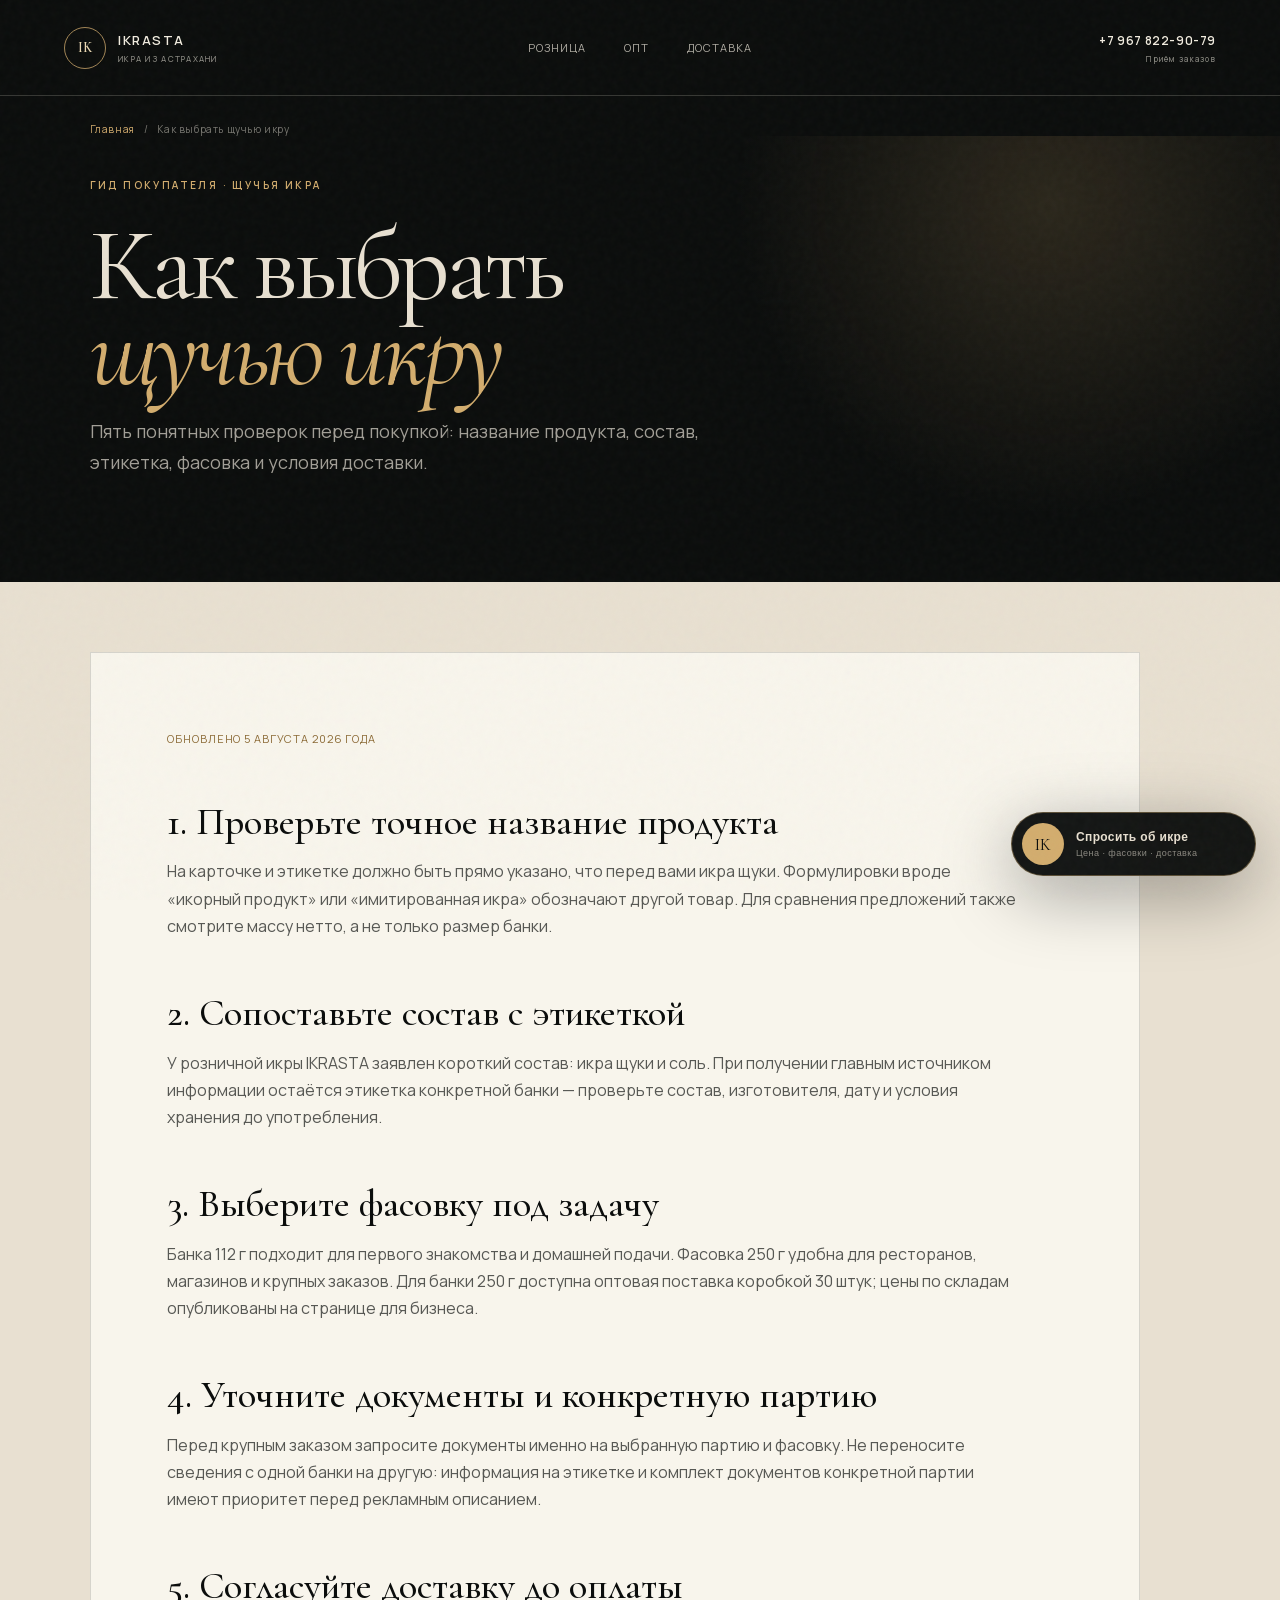
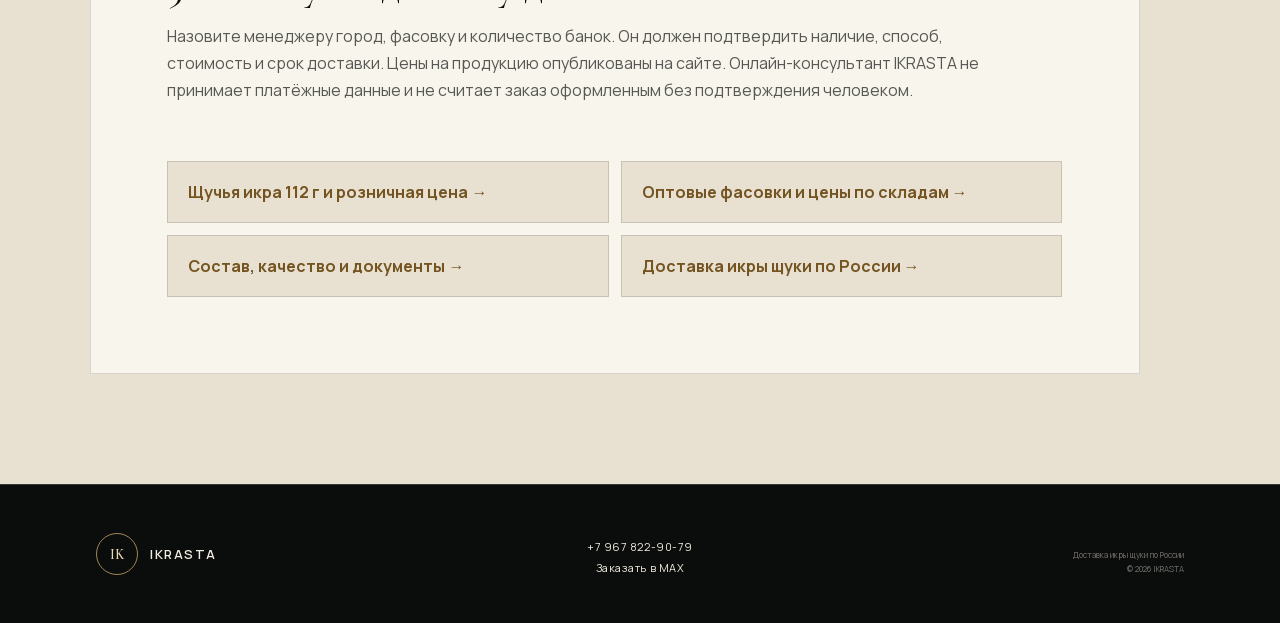
<file: kak-vybrat-shchuchyu-ikru/index.html>
<!DOCTYPE html><html lang="ru" class="cormorant_garamond_7facc028-module__SxFJga__variable manrope_96dea080-module__o6hsOa__variable"><head><meta charSet="utf-8"/><meta name="viewport" content="width=device-width, initial-scale=1"/><link rel="preload" href="/_next/static/media/01e4147cff8141ee-s.p.3huc2loe0ie8a.woff2" as="font" crossorigin="" type="font/woff2"/><link rel="preload" href="/_next/static/media/591574edbe85c69b-s.p.2cu8l7zf4s4ec.woff2" as="font" crossorigin="" type="font/woff2"/><link rel="preload" href="/_next/static/media/8bd76523131fa0fc-s.p.1pvupmngxrt5z.woff2" as="font" crossorigin="" type="font/woff2"/><link rel="preload" href="/_next/static/media/a343f882a40d2cc9-s.p.1sj6eobyi31rd.woff2" as="font" crossorigin="" type="font/woff2"/><link rel="preload" href="/_next/static/media/b0947914c9718a1e-s.p.1xjn85gt7t6qs.woff2" as="font" crossorigin="" type="font/woff2"/><link rel="preload" href="/_next/static/media/d3fe2f289711ac3f-s.p.1l2zhvq5eocqf.woff2" as="font" crossorigin="" type="font/woff2"/><link rel="stylesheet" href="/_next/static/chunks/2jskf6r6owsu1.css" data-precedence="next"/><link rel="preload" as="script" fetchPriority="low" href="/_next/static/chunks/3qtlyzor5gjmq.js"/><script src="/_next/static/chunks/15orcrkp-_9ct.js" async=""></script><script src="/_next/static/chunks/2w88co7-z7tp-.js" async=""></script><script src="/_next/static/chunks/14podnilsu8gn.js" async=""></script><script src="/_next/static/chunks/turbopack-1wq0efr5cpom5.js" async=""></script><script src="/_next/static/chunks/1slqz06encsf8.js" async=""></script><script src="/_next/static/chunks/14mrh2-p_w84d.js" async=""></script><script src="/_next/static/chunks/04iupg9vasvbr.js" async=""></script><meta name="next-size-adjust" content=""/><meta name="theme-color" content="#0b0d0c"/><title>Как выбрать щучью икру — состав и фасовка | IKRASTA</title><meta name="description" content="Как выбрать натуральную щучью икру: что проверить на этикетке, какой состав считать понятным, как подобрать фасовку и заказать доставку."/><meta name="keywords" content="щучья икра астрахань,икра щуки астраханская,купить щучью икру,икра щуки с доставкой,щучья икра оптом"/><meta name="robots" content="index, follow"/><meta name="googlebot" content="index, follow, max-video-preview:-1, max-image-preview:large, max-snippet:-1"/><link rel="canonical" href="https://ikrasta.ru/kak-vybrat-shchuchyu-ikru"/><meta property="og:title" content="Как выбрать щучью икру — руководство IKRASTA"/><meta property="og:description" content="Практическая проверка состава, этикетки, фасовки и условий доставки икры щуки."/><meta property="og:url" content="https://ikrasta.ru/kak-vybrat-shchuchyu-ikru"/><meta name="twitter:card" content="summary_large_image"/><meta name="twitter:title" content="Щучья икра из Астрахани — IKRASTA"/><meta name="twitter:description" content="Астраханский деликатес с доставкой по России."/><meta name="twitter:image" content="https://ikrasta.ru/og.png"/><link rel="icon" href="/favicon-ikrasta.png"/><link rel="apple-touch-icon" href="/favicon-ikrasta.png"/><script src="/_next/static/chunks/0cz1d0mv5g_q7.js" noModule=""></script></head><body><div hidden=""><!--$--><!--/$--></div><script type="application/ld+json">{"@context":"https://schema.org","@type":"Article","headline":"Как выбрать щучью икру: состав, фасовка и доставка","description":"Практическое руководство по выбору натуральной щучьей икры из Астрахани.","image":"https://ikrasta.ru/ikrasta-serving.png","datePublished":"2026-08-07","dateModified":"2026-08-07","inLanguage":"ru-RU","mainEntityOfPage":"https://ikrasta.ru/kak-vybrat-shchuchyu-ikru","author":{"@type":"Organization","name":"IKRASTA","url":"https://ikrasta.ru/"},"publisher":{"@type":"Organization","name":"IKRASTA","url":"https://ikrasta.ru/","logo":{"@type":"ImageObject","url":"https://ikrasta.ru/favicon-ikrasta.png"}}}</script><script type="application/ld+json">{"@context":"https://schema.org","@type":"BreadcrumbList","itemListElement":[{"@type":"ListItem","position":1,"name":"Щучья икра из Астрахани","item":"https://ikrasta.ru/"},{"@type":"ListItem","position":2,"name":"Как выбрать щучью икру","item":"https://ikrasta.ru/kak-vybrat-shchuchyu-ikru"}]}</script><script type="application/ld+json">{"@context":"https://schema.org","@type":"WebPage","name":"Как выбрать щучью икру","url":"https://ikrasta.ru/kak-vybrat-shchuchyu-ikru","inLanguage":"ru-RU","dateModified":"2026-08-07","breadcrumb":{"@context":"https://schema.org","@type":"BreadcrumbList","itemListElement":[{"@type":"ListItem","position":1,"name":"Щучья икра из Астрахани","item":"https://ikrasta.ru/"},{"@type":"ListItem","position":2,"name":"Как выбрать щучью икру","item":"https://ikrasta.ru/kak-vybrat-shchuchyu-ikru"}]}}</script><header class="site-header info-header"><a class="wordmark" aria-label="IKRASTA — главная" href="/"><span class="wordmark-mark">IK</span><span>IKRASTA<small>Икра из Астрахани</small></span></a><nav aria-label="Основная навигация"><a href="/ikra-shchuki-astrakhanskaya-112-g">Розница</a><a href="/ikra-shchuki-optom">Опт</a><a href="/dostavka-i-oplata">Доставка</a></nav><a class="header-phone" href="tel:+79678229079">+7 967 822-90-79<small>Приём заказов</small></a></header><main class="info-page"><nav class="breadcrumbs" aria-label="Хлебные крошки"><a href="/">Главная</a><span aria-hidden="true">/</span><span aria-current="page">Как выбрать щучью икру</span></nav><section class="info-hero"><p class="eyebrow">Гид покупателя · Щучья икра</p><h1>Как выбрать<br/><em>щучью икру</em></h1><p>Пять понятных проверок перед покупкой: название продукта, состав, этикетка, фасовка и условия доставки.</p></section><div class="info-content"><article class="info-legal guide-article"><p class="article-meta">Обновлено <time dateTime="2026-08-07">5 августа 2026 года</time></p><h2>1. Проверьте точное название продукта</h2><p>На карточке и этикетке должно быть прямо указано, что перед вами икра щуки. Формулировки вроде «икорный продукт» или «имитированная икра» обозначают другой товар. Для сравнения предложений также смотрите массу нетто, а не только размер банки.</p><h2>2. Сопоставьте состав с этикеткой</h2><p>У розничной икры IKRASTA заявлен короткий состав: икра щуки и соль. При получении главным источником информации остаётся этикетка конкретной банки — проверьте состав, изготовителя, дату и условия хранения до употребления.</p><h2>3. Выберите фасовку под задачу</h2><p>Банка 112 г подходит для первого знакомства и домашней подачи. Фасовка 250 г удобна для ресторанов, магазинов и крупных заказов. Для банки 250 г доступна оптовая поставка коробкой 30 штук; цены по складам опубликованы на странице для бизнеса.</p><h2>4. Уточните документы и конкретную партию</h2><p>Перед крупным заказом запросите документы именно на выбранную партию и фасовку. Не переносите сведения с одной банки на другую: информация на этикетке и комплект документов конкретной партии имеют приоритет перед рекламным описанием.</p><h2>5. Согласуйте доставку до оплаты</h2><p>Назовите менеджеру город, фасовку и количество банок. Он должен подтвердить наличие, способ, стоимость и срок доставки. Цены на продукцию опубликованы на сайте. Онлайн-консультант IKRASTA не принимает платёжные данные и не считает заказ оформленным без подтверждения человеком.</p><div class="article-related" aria-label="Связанные страницы"><a href="/ikra-shchuki-astrakhanskaya-112-g">Щучья икра 112 г и розничная цена →</a><a href="/ikra-shchuki-optom">Оптовые фасовки и цены по складам →</a><a href="/kachestvo-i-dokumenty">Состав, качество и документы →</a><a href="/dostavka-i-oplata">Доставка икры щуки по России →</a></div></article></div></main><footer><a class="wordmark footer-wordmark" href="/"><span class="wordmark-mark">IK</span><span>IKRASTA</span></a><div><a href="tel:+79678229079">+7 967 822-90-79</a><a href="https://max.ru/se13854268_bot?start=site_order">Заказать в MAX</a></div><p>Доставка икры щуки по России<br/>© 2026 IKRASTA</p></footer><div class="consultant "><button class="consultant-launcher" type="button" aria-expanded="false" aria-label="Спросить консультанта"><span class="consultant-launcher-mark">IK</span><span><strong>Спросить об икре</strong><small>Цена · фасовки · доставка</small></span></button></div><!--$--><!--/$--><noscript><img src="https://mc.yandex.ru/watch/111317093" style="position:absolute;left:-9999px" alt=""/></noscript><script src="/_next/static/chunks/3qtlyzor5gjmq.js" id="_R_" async=""></script><script>(self.__next_f=self.__next_f||[]).push([0])</script><script>self.__next_f.push([1,"1:\"$Sreact.fragment\"\n2:I[39756,[\"/_next/static/chunks/1slqz06encsf8.js\",\"/_next/static/chunks/14mrh2-p_w84d.js\"],\"default\"]\n3:I[37457,[\"/_next/static/chunks/1slqz06encsf8.js\",\"/_next/static/chunks/14mrh2-p_w84d.js\"],\"default\"]\n4:I[80751,[\"/_next/static/chunks/1slqz06encsf8.js\",\"/_next/static/chunks/14mrh2-p_w84d.js\"],\"default\"]\nd:I[68027,[\"/_next/static/chunks/1slqz06encsf8.js\",\"/_next/static/chunks/14mrh2-p_w84d.js\"],\"default\",1]\n:HL[\"/_next/static/chunks/2jskf6r6owsu1.css\",\"style\"]\n:HL[\"/_next/static/media/01e4147cff8141ee-s.p.3huc2loe0ie8a.woff2\",\"font\",{\"crossOrigin\":\"\",\"type\":\"font/woff2\"}]\n:HL[\"/_next/static/media/591574edbe85c69b-s.p.2cu8l7zf4s4ec.woff2\",\"font\",{\"crossOrigin\":\"\",\"type\":\"font/woff2\"}]\n:HL[\"/_next/static/media/8bd76523131fa0fc-s.p.1pvupmngxrt5z.woff2\",\"font\",{\"crossOrigin\":\"\",\"type\":\"font/woff2\"}]\n:HL[\"/_next/static/media/a343f882a40d2cc9-s.p.1sj6eobyi31rd.woff2\",\"font\",{\"crossOrigin\":\"\",\"type\":\"font/woff2\"}]\n:HL[\"/_next/static/media/b0947914c9718a1e-s.p.1xjn85gt7t6qs.woff2\",\"font\",{\"crossOrigin\":\"\",\"type\":\"font/woff2\"}]\n:HL[\"/_next/static/media/d3fe2f289711ac3f-s.p.1l2zhvq5eocqf.woff2\",\"font\",{\"crossOrigin\":\"\",\"type\":\"font/woff2\"}]\n"])</script><script>self.__next_f.push([1,"0:{\"P\":null,\"c\":[\"\",\"kak-vybrat-shchuchyu-ikru\"],\"q\":\"\",\"i\":false,\"f\":[[[\"\",{\"children\":[\"kak-vybrat-shchuchyu-ikru\",{\"children\":[\"__PAGE__\",{}]}]},\"$undefined\",\"$undefined\",16],[[\"$\",\"$1\",\"c\",{\"children\":[[[\"$\",\"link\",\"0\",{\"rel\":\"stylesheet\",\"href\":\"/_next/static/chunks/2jskf6r6owsu1.css\",\"precedence\":\"next\",\"crossOrigin\":\"$undefined\",\"nonce\":\"$undefined\"}],[\"$\",\"script\",\"script-0\",{\"src\":\"/_next/static/chunks/1slqz06encsf8.js\",\"async\":true,\"nonce\":\"$undefined\"}],[\"$\",\"script\",\"script-1\",{\"src\":\"/_next/static/chunks/14mrh2-p_w84d.js\",\"async\":true,\"nonce\":\"$undefined\"}]],[\"$\",\"html\",null,{\"lang\":\"ru\",\"className\":\"cormorant_garamond_7facc028-module__SxFJga__variable manrope_96dea080-module__o6hsOa__variable\",\"children\":[\"$\",\"body\",null,{\"children\":[[\"$\",\"$L2\",null,{\"parallelRouterKey\":\"children\",\"error\":\"$undefined\",\"errorStyles\":\"$undefined\",\"errorScripts\":\"$undefined\",\"template\":[\"$\",\"$L3\",null,{}],\"templateStyles\":\"$undefined\",\"templateScripts\":\"$undefined\",\"notFound\":[[[\"$\",\"title\",null,{\"children\":\"404: This page could not be found.\"}],[\"$\",\"div\",null,{\"style\":{\"fontFamily\":\"system-ui,\\\"Segoe UI\\\",Roboto,Helvetica,Arial,sans-serif,\\\"Apple Color Emoji\\\",\\\"Segoe UI Emoji\\\"\",\"height\":\"100vh\",\"textAlign\":\"center\",\"display\":\"flex\",\"flexDirection\":\"column\",\"alignItems\":\"center\",\"justifyContent\":\"center\"},\"children\":[\"$\",\"div\",null,{\"children\":[[\"$\",\"style\",null,{\"dangerouslySetInnerHTML\":{\"__html\":\"body{color:#000;background:#fff;margin:0}.next-error-h1{border-right:1px solid rgba(0,0,0,.3)}@media (prefers-color-scheme:dark){body{color:#fff;background:#000}.next-error-h1{border-right:1px solid rgba(255,255,255,.3)}}\"}}],[\"$\",\"h1\",null,{\"className\":\"next-error-h1\",\"style\":{\"display\":\"inline-block\",\"margin\":\"0 20px 0 0\",\"padding\":\"0 23px 0 0\",\"fontSize\":24,\"fontWeight\":500,\"verticalAlign\":\"top\",\"lineHeight\":\"49px\"},\"children\":404}],[\"$\",\"div\",null,{\"style\":{\"display\":\"inline-block\"},\"children\":[\"$\",\"h2\",null,{\"style\":{\"fontSize\":14,\"fontWeight\":400,\"lineHeight\":\"49px\",\"margin\":0},\"children\":\"This page could not be found.\"}]}]]}]}]],[]],\"forbidden\":\"$undefined\",\"unauthorized\":\"$undefined\"}],[\"$\",\"$L4\",null,{}]]}]}]]}],{\"children\":[[\"$\",\"$1\",\"c\",{\"children\":[null,[\"$\",\"$L2\",null,{\"parallelRouterKey\":\"children\",\"error\":\"$undefined\",\"errorStyles\":\"$undefined\",\"errorScripts\":\"$undefined\",\"template\":[\"$\",\"$L3\",null,{}],\"templateStyles\":\"$undefined\",\"templateScripts\":\"$undefined\",\"notFound\":\"$undefined\",\"forbidden\":\"$undefined\",\"unauthorized\":\"$undefined\"}]]}],{\"children\":[[\"$\",\"$1\",\"c\",{\"children\":[[[\"$\",\"script\",null,{\"type\":\"application/ld+json\",\"dangerouslySetInnerHTML\":{\"__html\":\"{\\\"@context\\\":\\\"https://schema.org\\\",\\\"@type\\\":\\\"Article\\\",\\\"headline\\\":\\\"Как выбрать щучью икру: состав, фасовка и доставка\\\",\\\"description\\\":\\\"Практическое руководство по выбору натуральной щучьей икры из Астрахани.\\\",\\\"image\\\":\\\"https://ikrasta.ru/ikrasta-serving.png\\\",\\\"datePublished\\\":\\\"2026-08-07\\\",\\\"dateModified\\\":\\\"2026-08-07\\\",\\\"inLanguage\\\":\\\"ru-RU\\\",\\\"mainEntityOfPage\\\":\\\"https://ikrasta.ru/kak-vybrat-shchuchyu-ikru\\\",\\\"author\\\":{\\\"@type\\\":\\\"Organization\\\",\\\"name\\\":\\\"IKRASTA\\\",\\\"url\\\":\\\"https://ikrasta.ru/\\\"},\\\"publisher\\\":{\\\"@type\\\":\\\"Organization\\\",\\\"name\\\":\\\"IKRASTA\\\",\\\"url\\\":\\\"https://ikrasta.ru/\\\",\\\"logo\\\":{\\\"@type\\\":\\\"ImageObject\\\",\\\"url\\\":\\\"https://ikrasta.ru/favicon-ikrasta.png\\\"}}}\"}}],[[\"$\",\"script\",null,{\"type\":\"application/ld+json\",\"dangerouslySetInnerHTML\":{\"__html\":\"{\\\"@context\\\":\\\"https://schema.org\\\",\\\"@type\\\":\\\"BreadcrumbList\\\",\\\"itemListElement\\\":[{\\\"@type\\\":\\\"ListItem\\\",\\\"position\\\":1,\\\"name\\\":\\\"Щучья икра из Астрахани\\\",\\\"item\\\":\\\"https://ikrasta.ru/\\\"},{\\\"@type\\\":\\\"ListItem\\\",\\\"position\\\":2,\\\"name\\\":\\\"Как выбрать щучью икру\\\",\\\"item\\\":\\\"https://ikrasta.ru/kak-vybrat-shchuchyu-ikru\\\"}]}\"}}],[\"$\",\"script\",null,{\"type\":\"application/ld+json\",\"dangerouslySetInnerHTML\":{\"__html\":\"{\\\"@context\\\":\\\"https://schema.org\\\",\\\"@type\\\":\\\"WebPage\\\",\\\"name\\\":\\\"Как выбрать щучью икру\\\",\\\"url\\\":\\\"https://ikrasta.ru/kak-vybrat-shchuchyu-ikru\\\",\\\"inLanguage\\\":\\\"ru-RU\\\",\\\"dateModified\\\":\\\"2026-08-07\\\",\\\"breadcrumb\\\":{\\\"@context\\\":\\\"https://schema.org\\\",\\\"@type\\\":\\\"BreadcrumbList\\\",\\\"itemListElement\\\":[{\\\"@type\\\":\\\"ListItem\\\",\\\"position\\\":1,\\\"name\\\":\\\"Щучья икра из Астрахани\\\",\\\"item\\\":\\\"https://ikrasta.ru/\\\"},{\\\"@type\\\":\\\"ListItem\\\",\\\"position\\\":2,\\\"name\\\":\\\"Как выбрать щучью икру\\\",\\\"item\\\":\\\"https://ikrasta.ru/kak-vybrat-shchuchyu-ikru\\\"}]}}\"}}],\"$L5\",\"$L6\",\"$L7\",\"$L8\"]],[\"$L9\"],\"$La\"]}],{},null,false,null]},null,false,\"$@b\"]},null,false,null],\"$Lc\",false]],\"m\":\"$undefined\",\"G\":[\"$d\",[\"$Le\"]],\"S\":true,\"h\":null,\"s\":\"$undefined\",\"l\":\"$undefined\",\"p\":\"$undefined\",\"d\":\"$undefined\",\"b\":\"GOj_1I6ggkzmk0cxb1iSW\"}\n"])</script><script>self.__next_f.push([1,"f:I[22016,[\"/_next/static/chunks/1slqz06encsf8.js\",\"/_next/static/chunks/14mrh2-p_w84d.js\",\"/_next/static/chunks/04iupg9vasvbr.js\"],\"\"]\n10:I[39965,[\"/_next/static/chunks/1slqz06encsf8.js\",\"/_next/static/chunks/14mrh2-p_w84d.js\",\"/_next/static/chunks/04iupg9vasvbr.js\"],\"default\"]\n11:I[97367,[\"/_next/static/chunks/1slqz06encsf8.js\",\"/_next/static/chunks/14mrh2-p_w84d.js\"],\"OutletBoundary\"]\n12:\"$Sreact.suspense\"\n15:I[97367,[\"/_next/static/chunks/1slqz06encsf8.js\",\"/_next/static/chunks/14mrh2-p_w84d.js\"],\"ViewportBoundary\"]\n17:I[97367,[\"/_next/static/chunks/1slqz06encsf8.js\",\"/_next/static/chunks/14mrh2-p_w84d.js\"],\"MetadataBoundary\"]\n5:[\"$\",\"header\",null,{\"className\":\"site-header info-header\",\"children\":[[\"$\",\"$Lf\",null,{\"className\":\"wordmark\",\"href\":\"/\",\"aria-label\":\"IKRASTA — главная\",\"children\":[[\"$\",\"span\",null,{\"className\":\"wordmark-mark\",\"children\":\"IK\"}],[\"$\",\"span\",null,{\"children\":[\"IKRASTA\",[\"$\",\"small\",null,{\"children\":\"Икра из Астрахани\"}]]}]]}],[\"$\",\"nav\",null,{\"aria-label\":\"Основная навигация\",\"children\":[[\"$\",\"$Lf\",null,{\"href\":\"/ikra-shchuki-astrakhanskaya-112-g\",\"children\":\"Розница\"}],[\"$\",\"$Lf\",null,{\"href\":\"/ikra-shchuki-optom\",\"children\":\"Опт\"}],[\"$\",\"$Lf\",null,{\"href\":\"/dostavka-i-oplata\",\"children\":\"Доставка\"}]]}],[\"$\",\"a\",null,{\"className\":\"header-phone\",\"href\":\"tel:+79678229079\",\"children\":[\"+7 967 822-90-79\",[\"$\",\"small\",null,{\"children\":\"Приём заказов\"}]]}]]}]\n"])</script><script>self.__next_f.push([1,"6:[\"$\",\"main\",null,{\"className\":\"info-page\",\"children\":[[\"$\",\"nav\",null,{\"className\":\"breadcrumbs\",\"aria-label\":\"Хлебные крошки\",\"children\":[[\"$\",\"$Lf\",null,{\"href\":\"/\",\"children\":\"Главная\"}],[\"$\",\"span\",null,{\"aria-hidden\":\"true\",\"children\":\"/\"}],[\"$\",\"span\",null,{\"aria-current\":\"page\",\"children\":\"Как выбрать щучью икру\"}]]}],[\"$\",\"section\",null,{\"className\":\"info-hero\",\"children\":[[\"$\",\"p\",null,{\"className\":\"eyebrow\",\"children\":\"Гид покупателя · Щучья икра\"}],[\"$\",\"h1\",null,{\"children\":[\"Как выбрать\",[\"$\",\"br\",null,{}],[\"$\",\"em\",null,{\"children\":\"щучью икру\"}]]}],[\"$\",\"p\",null,{\"children\":\"Пять понятных проверок перед покупкой: название продукта, состав, этикетка, фасовка и условия доставки.\"}]]}],[\"$\",\"div\",null,{\"className\":\"info-content\",\"children\":[\"$\",\"article\",null,{\"className\":\"info-legal guide-article\",\"children\":[[\"$\",\"p\",null,{\"className\":\"article-meta\",\"children\":[\"Обновлено \",[\"$\",\"time\",null,{\"dateTime\":\"2026-08-07\",\"children\":\"5 августа 2026 года\"}]]}],[\"$\",\"h2\",null,{\"children\":\"1. Проверьте точное название продукта\"}],[\"$\",\"p\",null,{\"children\":\"На карточке и этикетке должно быть прямо указано, что перед вами икра щуки. Формулировки вроде «икорный продукт» или «имитированная икра» обозначают другой товар. Для сравнения предложений также смотрите массу нетто, а не только размер банки.\"}],[\"$\",\"h2\",null,{\"children\":\"2. Сопоставьте состав с этикеткой\"}],[\"$\",\"p\",null,{\"children\":\"У розничной икры IKRASTA заявлен короткий состав: икра щуки и соль. При получении главным источником информации остаётся этикетка конкретной банки — проверьте состав, изготовителя, дату и условия хранения до употребления.\"}],[\"$\",\"h2\",null,{\"children\":\"3. Выберите фасовку под задачу\"}],[\"$\",\"p\",null,{\"children\":\"Банка 112 г подходит для первого знакомства и домашней подачи. Фасовка 250 г удобна для ресторанов, магазинов и крупных заказов. Для банки 250 г доступна оптовая поставка коробкой 30 штук; цены по складам опубликованы на странице для бизнеса.\"}],[\"$\",\"h2\",null,{\"children\":\"4. Уточните документы и конкретную партию\"}],[\"$\",\"p\",null,{\"children\":\"Перед крупным заказом запросите документы именно на выбранную партию и фасовку. Не переносите сведения с одной банки на другую: информация на этикетке и комплект документов конкретной партии имеют приоритет перед рекламным описанием.\"}],[\"$\",\"h2\",null,{\"children\":\"5. Согласуйте доставку до оплаты\"}],[\"$\",\"p\",null,{\"children\":\"Назовите менеджеру город, фасовку и количество банок. Он должен подтвердить наличие, способ, стоимость и срок доставки. Цены на продукцию опубликованы на сайте. Онлайн-консультант IKRASTA не принимает платёжные данные и не считает заказ оформленным без подтверждения человеком.\"}],[\"$\",\"div\",null,{\"className\":\"article-related\",\"aria-label\":\"Связанные страницы\",\"children\":[[\"$\",\"$Lf\",null,{\"href\":\"/ikra-shchuki-astrakhanskaya-112-g\",\"children\":\"Щучья икра 112 г и розничная цена →\"}],[\"$\",\"$Lf\",null,{\"href\":\"/ikra-shchuki-optom\",\"children\":\"Оптовые фасовки и цены по складам →\"}],[\"$\",\"$Lf\",null,{\"href\":\"/kachestvo-i-dokumenty\",\"children\":\"Состав, качество и документы →\"}],[\"$\",\"$Lf\",null,{\"href\":\"/dostavka-i-oplata\",\"children\":\"Доставка икры щуки по России →\"}]]}]]}]}]]}]\n"])</script><script>self.__next_f.push([1,"7:[\"$\",\"footer\",null,{\"children\":[[\"$\",\"$Lf\",null,{\"className\":\"wordmark footer-wordmark\",\"href\":\"/\",\"children\":[[\"$\",\"span\",null,{\"className\":\"wordmark-mark\",\"children\":\"IK\"}],[\"$\",\"span\",null,{\"children\":\"IKRASTA\"}]]}],[\"$\",\"div\",null,{\"children\":[[\"$\",\"a\",null,{\"href\":\"tel:+79678229079\",\"children\":\"+7 967 822-90-79\"}],[\"$\",\"a\",null,{\"href\":\"https://max.ru/se13854268_bot?start=site_order\",\"children\":\"Заказать в MAX\"}]]}],[\"$\",\"p\",null,{\"children\":[\"Доставка икры щуки по России\",[\"$\",\"br\",null,{}],\"© 2026 IKRASTA\"]}]]}]\n8:[\"$\",\"$L10\",null,{}]\n9:[\"$\",\"script\",\"script-0\",{\"src\":\"/_next/static/chunks/04iupg9vasvbr.js\",\"async\":true,\"nonce\":\"$undefined\"}]\na:[\"$\",\"$L11\",null,{\"children\":[\"$\",\"$12\",null,{\"name\":\"Next.MetadataOutlet\",\"children\":\"$@13\"}]}]\n14:[]\nb:\"$W14\"\nc:[\"$\",\"$1\",\"h\",{\"children\":[null,[\"$\",\"$L15\",null,{\"children\":\"$L16\"}],[\"$\",\"div\",null,{\"hidden\":true,\"children\":[\"$\",\"$L17\",null,{\"children\":[\"$\",\"$12\",null,{\"name\":\"Next.Metadata\",\"children\":\"$L18\"}]}]}],[\"$\",\"meta\",null,{\"name\":\"next-size-adjust\",\"content\":\"\"}]]}]\ne:[\"$\",\"link\",\"0\",{\"rel\":\"stylesheet\",\"href\":\"/_next/static/chunks/2jskf6r6owsu1.css\",\"precedence\":\"next\",\"crossOrigin\":\"$undefined\",\"nonce\":\"$undefined\"}]\n"])</script><script>self.__next_f.push([1,"16:[[\"$\",\"meta\",\"0\",{\"charSet\":\"utf-8\"}],[\"$\",\"meta\",\"1\",{\"name\":\"viewport\",\"content\":\"width=device-width, initial-scale=1\"}],[\"$\",\"meta\",\"2\",{\"name\":\"theme-color\",\"content\":\"#0b0d0c\"}]]\n"])</script><script>self.__next_f.push([1,"19:I[27201,[\"/_next/static/chunks/1slqz06encsf8.js\",\"/_next/static/chunks/14mrh2-p_w84d.js\"],\"IconMark\"]\n13:null\n"])</script><script>self.__next_f.push([1,"18:[[\"$\",\"title\",\"0\",{\"children\":\"Как выбрать щучью икру — состав и фасовка | IKRASTA\"}],[\"$\",\"meta\",\"1\",{\"name\":\"description\",\"content\":\"Как выбрать натуральную щучью икру: что проверить на этикетке, какой состав считать понятным, как подобрать фасовку и заказать доставку.\"}],[\"$\",\"meta\",\"2\",{\"name\":\"keywords\",\"content\":\"щучья икра астрахань,икра щуки астраханская,купить щучью икру,икра щуки с доставкой,щучья икра оптом\"}],[\"$\",\"meta\",\"3\",{\"name\":\"robots\",\"content\":\"index, follow\"}],[\"$\",\"meta\",\"4\",{\"name\":\"googlebot\",\"content\":\"index, follow, max-video-preview:-1, max-image-preview:large, max-snippet:-1\"}],[\"$\",\"link\",\"5\",{\"rel\":\"canonical\",\"href\":\"https://ikrasta.ru/kak-vybrat-shchuchyu-ikru\"}],[\"$\",\"meta\",\"6\",{\"property\":\"og:title\",\"content\":\"Как выбрать щучью икру — руководство IKRASTA\"}],[\"$\",\"meta\",\"7\",{\"property\":\"og:description\",\"content\":\"Практическая проверка состава, этикетки, фасовки и условий доставки икры щуки.\"}],[\"$\",\"meta\",\"8\",{\"property\":\"og:url\",\"content\":\"https://ikrasta.ru/kak-vybrat-shchuchyu-ikru\"}],[\"$\",\"meta\",\"9\",{\"name\":\"twitter:card\",\"content\":\"summary_large_image\"}],[\"$\",\"meta\",\"10\",{\"name\":\"twitter:title\",\"content\":\"Щучья икра из Астрахани — IKRASTA\"}],[\"$\",\"meta\",\"11\",{\"name\":\"twitter:description\",\"content\":\"Астраханский деликатес с доставкой по России.\"}],[\"$\",\"meta\",\"12\",{\"name\":\"twitter:image\",\"content\":\"https://ikrasta.ru/og.png\"}],[\"$\",\"link\",\"13\",{\"rel\":\"icon\",\"href\":\"/favicon-ikrasta.png\"}],[\"$\",\"link\",\"14\",{\"rel\":\"apple-touch-icon\",\"href\":\"/favicon-ikrasta.png\"}],[\"$\",\"$L19\",\"15\",{}]]\n"])</script></body></html>
</file>
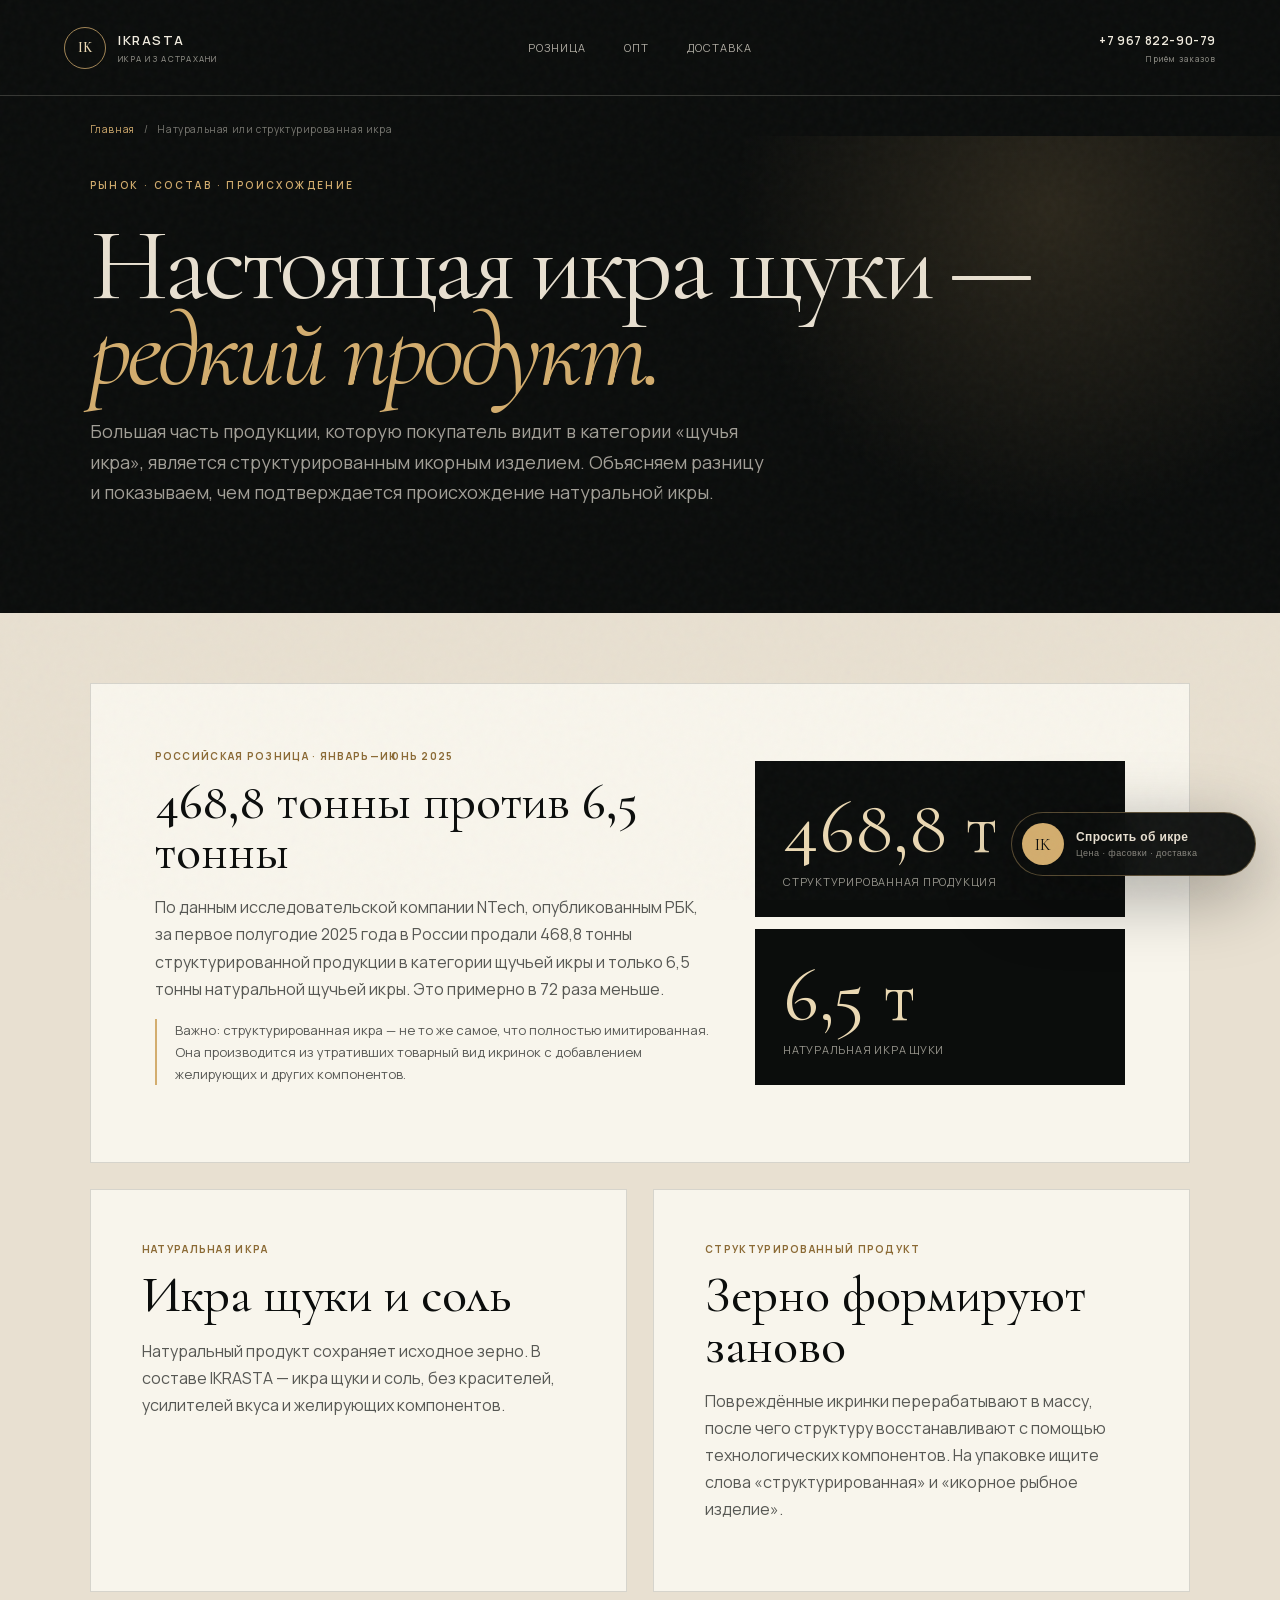
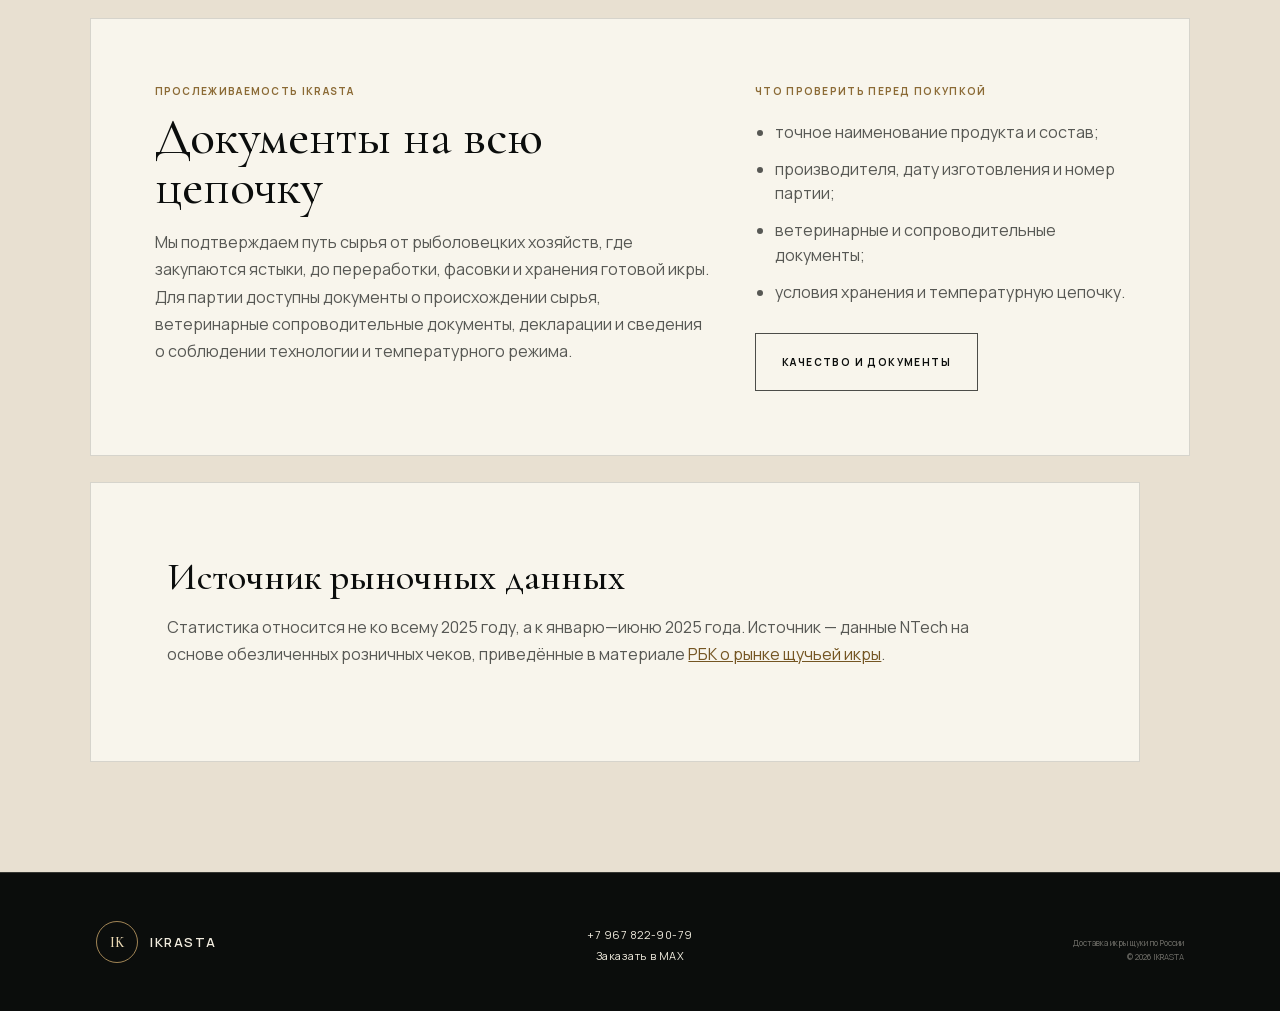
<file: naturalnaya-ikra-shchuki/index.html>
<!DOCTYPE html><html lang="ru" class="cormorant_garamond_7facc028-module__SxFJga__variable manrope_96dea080-module__o6hsOa__variable"><head><meta charSet="utf-8"/><meta name="viewport" content="width=device-width, initial-scale=1"/><link rel="preload" href="/_next/static/media/01e4147cff8141ee-s.p.3huc2loe0ie8a.woff2" as="font" crossorigin="" type="font/woff2"/><link rel="preload" href="/_next/static/media/591574edbe85c69b-s.p.2cu8l7zf4s4ec.woff2" as="font" crossorigin="" type="font/woff2"/><link rel="preload" href="/_next/static/media/8bd76523131fa0fc-s.p.1pvupmngxrt5z.woff2" as="font" crossorigin="" type="font/woff2"/><link rel="preload" href="/_next/static/media/a343f882a40d2cc9-s.p.1sj6eobyi31rd.woff2" as="font" crossorigin="" type="font/woff2"/><link rel="preload" href="/_next/static/media/b0947914c9718a1e-s.p.1xjn85gt7t6qs.woff2" as="font" crossorigin="" type="font/woff2"/><link rel="preload" href="/_next/static/media/d3fe2f289711ac3f-s.p.1l2zhvq5eocqf.woff2" as="font" crossorigin="" type="font/woff2"/><link rel="stylesheet" href="/_next/static/chunks/2jskf6r6owsu1.css" data-precedence="next"/><link rel="preload" as="script" fetchPriority="low" href="/_next/static/chunks/3qtlyzor5gjmq.js"/><script src="/_next/static/chunks/15orcrkp-_9ct.js" async=""></script><script src="/_next/static/chunks/2w88co7-z7tp-.js" async=""></script><script src="/_next/static/chunks/14podnilsu8gn.js" async=""></script><script src="/_next/static/chunks/turbopack-1wq0efr5cpom5.js" async=""></script><script src="/_next/static/chunks/1slqz06encsf8.js" async=""></script><script src="/_next/static/chunks/14mrh2-p_w84d.js" async=""></script><script src="/_next/static/chunks/04iupg9vasvbr.js" async=""></script><meta name="next-size-adjust" content=""/><meta name="theme-color" content="#0b0d0c"/><title>Натуральная и структурированная щучья икра: в чём разница | IKRASTA</title><meta name="description" content="Как отличить натуральную икру щуки от структурированного икорного изделия. Данные рынка за первое полугодие 2025 года и документы IKRASTA."/><meta name="keywords" content="щучья икра астрахань,икра щуки астраханская,купить щучью икру,икра щуки с доставкой,щучья икра оптом"/><meta name="robots" content="index, follow"/><meta name="googlebot" content="index, follow, max-video-preview:-1, max-image-preview:large, max-snippet:-1"/><link rel="canonical" href="https://ikrasta.ru/naturalnaya-ikra-shchuki"/><meta property="og:title" content="Натуральная или структурированная икра щуки?"/><meta property="og:description" content="468,8 тонны структурированной продукции против 6,5 тонны натуральной щучьей икры в российской рознице за январь—июнь 2025 года."/><meta property="og:url" content="https://ikrasta.ru/naturalnaya-ikra-shchuki"/><meta name="twitter:card" content="summary_large_image"/><meta name="twitter:title" content="Щучья икра из Астрахани — IKRASTA"/><meta name="twitter:description" content="Астраханский деликатес с доставкой по России."/><meta name="twitter:image" content="https://ikrasta.ru/og.png"/><link rel="icon" href="/favicon-ikrasta.png"/><link rel="apple-touch-icon" href="/favicon-ikrasta.png"/><script src="/_next/static/chunks/0cz1d0mv5g_q7.js" noModule=""></script></head><body><div hidden=""><!--$--><!--/$--></div><script type="application/ld+json">{"@context":"https://schema.org","@type":"Article","headline":"Натуральная и структурированная щучья икра: в чём разница","description":"Разбор рынка щучьей икры, состава продукта и документов, подтверждающих происхождение сырья.","url":"https://ikrasta.ru/naturalnaya-ikra-shchuki","datePublished":"2026-08-07","dateModified":"2026-08-07","inLanguage":"ru-RU","author":{"@type":"Organization","name":"IKRASTA","url":"https://ikrasta.ru"},"publisher":{"@type":"Organization","name":"IKRASTA","url":"https://ikrasta.ru"},"citation":"https://www.rbc.ru/business/22/10/2025/68f7a4b29a7947625b1452b5"}</script><script type="application/ld+json">{"@context":"https://schema.org","@type":"BreadcrumbList","itemListElement":[{"@type":"ListItem","position":1,"name":"Щучья икра из Астрахани","item":"https://ikrasta.ru/"},{"@type":"ListItem","position":2,"name":"Натуральная или структурированная икра","item":"https://ikrasta.ru/naturalnaya-ikra-shchuki"}]}</script><script type="application/ld+json">{"@context":"https://schema.org","@type":"WebPage","name":"Натуральная или структурированная икра","url":"https://ikrasta.ru/naturalnaya-ikra-shchuki","inLanguage":"ru-RU","dateModified":"2026-08-07","breadcrumb":{"@context":"https://schema.org","@type":"BreadcrumbList","itemListElement":[{"@type":"ListItem","position":1,"name":"Щучья икра из Астрахани","item":"https://ikrasta.ru/"},{"@type":"ListItem","position":2,"name":"Натуральная или структурированная икра","item":"https://ikrasta.ru/naturalnaya-ikra-shchuki"}]}}</script><header class="site-header info-header"><a class="wordmark" aria-label="IKRASTA — главная" href="/"><span class="wordmark-mark">IK</span><span>IKRASTA<small>Икра из Астрахани</small></span></a><nav aria-label="Основная навигация"><a href="/ikra-shchuki-astrakhanskaya-112-g">Розница</a><a href="/ikra-shchuki-optom">Опт</a><a href="/dostavka-i-oplata">Доставка</a></nav><a class="header-phone" href="tel:+79678229079">+7 967 822-90-79<small>Приём заказов</small></a></header><main class="info-page"><nav class="breadcrumbs" aria-label="Хлебные крошки"><a href="/">Главная</a><span aria-hidden="true">/</span><span aria-current="page">Натуральная или структурированная икра</span></nav><section class="info-hero"><p class="eyebrow">Рынок · Состав · Происхождение</p><h1>Настоящая икра щуки —<br/><em>редкий продукт.</em></h1><p>Большая часть продукции, которую покупатель видит в категории «щучья икра», является структурированным икорным изделием. Объясняем разницу и показываем, чем подтверждается происхождение натуральной икры.</p></section><div class="info-content"><section class="info-card market-proof-card"><div><p class="info-label">Российская розница · январь—июнь 2025</p><h2>468,8 тонны против 6,5 тонны</h2><p>По данным исследовательской компании NTech, опубликованным РБК, за первое полугодие 2025 года в России продали 468,8 тонны структурированной продукции в категории щучьей икры и только 6,5 тонны натуральной щучьей икры. Это примерно в 72 раза меньше.</p><p class="source-note">Важно: структурированная икра — не то же самое, что полностью имитированная. Она производится из утративших товарный вид икринок с добавлением желирующих и других компонентов.</p></div><div class="market-proof-numbers" aria-label="Сравнение продаж"><div><strong>468,8 т</strong><span>структурированная продукция</span></div><div><strong>6,5 т</strong><span>натуральная икра щуки</span></div></div></section><section class="info-grid"><article><p class="info-label">Натуральная икра</p><h2>Икра щуки и соль</h2><p>Натуральный продукт сохраняет исходное зерно. В составе IKRASTA — икра щуки и соль, без красителей, усилителей вкуса и желирующих компонентов.</p></article><article><p class="info-label">Структурированный продукт</p><h2>Зерно формируют заново</h2><p>Повреждённые икринки перерабатывают в массу, после чего структуру восстанавливают с помощью технологических компонентов. На упаковке ищите слова «структурированная» и «икорное рыбное изделие».</p></article></section><section class="info-card"><div><p class="info-label">Прослеживаемость IKRASTA</p><h2>Документы на всю цепочку</h2><p>Мы подтверждаем путь сырья от рыболовецких хозяйств, где закупаются ястыки, до переработки, фасовки и хранения готовой икры. Для партии доступны документы о происхождении сырья, ветеринарные сопроводительные документы, декларации и сведения о соблюдении технологии и температурного режима.</p></div><div><p class="info-label">Что проверить перед покупкой</p><ul class="evidence-list"><li>точное наименование продукта и состав;</li><li>производителя, дату изготовления и номер партии;</li><li>ветеринарные и сопроводительные документы;</li><li>условия хранения и температурную цепочку.</li></ul><a class="button button-outline" href="/kachestvo-i-dokumenty">Качество и документы</a></div></section><section class="info-legal guide-article"><h2>Источник рыночных данных</h2><p>Статистика относится не ко всему 2025 году, а к январю—июню 2025 года. Источник — данные NTech на основе обезличенных розничных чеков, приведённые в материале<!-- --> <a href="https://www.rbc.ru/business/22/10/2025/68f7a4b29a7947625b1452b5" rel="nofollow noopener noreferrer" target="_blank">РБК о рынке щучьей икры</a>.</p></section></div></main><footer><a class="wordmark footer-wordmark" href="/"><span class="wordmark-mark">IK</span><span>IKRASTA</span></a><div><a href="tel:+79678229079">+7 967 822-90-79</a><a href="https://max.ru/se13854268_bot?start=site_order">Заказать в MAX</a></div><p>Доставка икры щуки по России<br/>© 2026 IKRASTA</p></footer><div class="consultant "><button class="consultant-launcher" type="button" aria-expanded="false" aria-label="Спросить консультанта"><span class="consultant-launcher-mark">IK</span><span><strong>Спросить об икре</strong><small>Цена · фасовки · доставка</small></span></button></div><!--$--><!--/$--><noscript><img src="https://mc.yandex.ru/watch/111317093" style="position:absolute;left:-9999px" alt=""/></noscript><script src="/_next/static/chunks/3qtlyzor5gjmq.js" id="_R_" async=""></script><script>(self.__next_f=self.__next_f||[]).push([0])</script><script>self.__next_f.push([1,"1:\"$Sreact.fragment\"\n2:I[39756,[\"/_next/static/chunks/1slqz06encsf8.js\",\"/_next/static/chunks/14mrh2-p_w84d.js\"],\"default\"]\n3:I[37457,[\"/_next/static/chunks/1slqz06encsf8.js\",\"/_next/static/chunks/14mrh2-p_w84d.js\"],\"default\"]\n4:I[80751,[\"/_next/static/chunks/1slqz06encsf8.js\",\"/_next/static/chunks/14mrh2-p_w84d.js\"],\"default\"]\nd:I[68027,[\"/_next/static/chunks/1slqz06encsf8.js\",\"/_next/static/chunks/14mrh2-p_w84d.js\"],\"default\",1]\n:HL[\"/_next/static/chunks/2jskf6r6owsu1.css\",\"style\"]\n:HL[\"/_next/static/media/01e4147cff8141ee-s.p.3huc2loe0ie8a.woff2\",\"font\",{\"crossOrigin\":\"\",\"type\":\"font/woff2\"}]\n:HL[\"/_next/static/media/591574edbe85c69b-s.p.2cu8l7zf4s4ec.woff2\",\"font\",{\"crossOrigin\":\"\",\"type\":\"font/woff2\"}]\n:HL[\"/_next/static/media/8bd76523131fa0fc-s.p.1pvupmngxrt5z.woff2\",\"font\",{\"crossOrigin\":\"\",\"type\":\"font/woff2\"}]\n:HL[\"/_next/static/media/a343f882a40d2cc9-s.p.1sj6eobyi31rd.woff2\",\"font\",{\"crossOrigin\":\"\",\"type\":\"font/woff2\"}]\n:HL[\"/_next/static/media/b0947914c9718a1e-s.p.1xjn85gt7t6qs.woff2\",\"font\",{\"crossOrigin\":\"\",\"type\":\"font/woff2\"}]\n:HL[\"/_next/static/media/d3fe2f289711ac3f-s.p.1l2zhvq5eocqf.woff2\",\"font\",{\"crossOrigin\":\"\",\"type\":\"font/woff2\"}]\n"])</script><script>self.__next_f.push([1,"0:{\"P\":null,\"c\":[\"\",\"naturalnaya-ikra-shchuki\"],\"q\":\"\",\"i\":false,\"f\":[[[\"\",{\"children\":[\"naturalnaya-ikra-shchuki\",{\"children\":[\"__PAGE__\",{}]}]},\"$undefined\",\"$undefined\",16],[[\"$\",\"$1\",\"c\",{\"children\":[[[\"$\",\"link\",\"0\",{\"rel\":\"stylesheet\",\"href\":\"/_next/static/chunks/2jskf6r6owsu1.css\",\"precedence\":\"next\",\"crossOrigin\":\"$undefined\",\"nonce\":\"$undefined\"}],[\"$\",\"script\",\"script-0\",{\"src\":\"/_next/static/chunks/1slqz06encsf8.js\",\"async\":true,\"nonce\":\"$undefined\"}],[\"$\",\"script\",\"script-1\",{\"src\":\"/_next/static/chunks/14mrh2-p_w84d.js\",\"async\":true,\"nonce\":\"$undefined\"}]],[\"$\",\"html\",null,{\"lang\":\"ru\",\"className\":\"cormorant_garamond_7facc028-module__SxFJga__variable manrope_96dea080-module__o6hsOa__variable\",\"children\":[\"$\",\"body\",null,{\"children\":[[\"$\",\"$L2\",null,{\"parallelRouterKey\":\"children\",\"error\":\"$undefined\",\"errorStyles\":\"$undefined\",\"errorScripts\":\"$undefined\",\"template\":[\"$\",\"$L3\",null,{}],\"templateStyles\":\"$undefined\",\"templateScripts\":\"$undefined\",\"notFound\":[[[\"$\",\"title\",null,{\"children\":\"404: This page could not be found.\"}],[\"$\",\"div\",null,{\"style\":{\"fontFamily\":\"system-ui,\\\"Segoe UI\\\",Roboto,Helvetica,Arial,sans-serif,\\\"Apple Color Emoji\\\",\\\"Segoe UI Emoji\\\"\",\"height\":\"100vh\",\"textAlign\":\"center\",\"display\":\"flex\",\"flexDirection\":\"column\",\"alignItems\":\"center\",\"justifyContent\":\"center\"},\"children\":[\"$\",\"div\",null,{\"children\":[[\"$\",\"style\",null,{\"dangerouslySetInnerHTML\":{\"__html\":\"body{color:#000;background:#fff;margin:0}.next-error-h1{border-right:1px solid rgba(0,0,0,.3)}@media (prefers-color-scheme:dark){body{color:#fff;background:#000}.next-error-h1{border-right:1px solid rgba(255,255,255,.3)}}\"}}],[\"$\",\"h1\",null,{\"className\":\"next-error-h1\",\"style\":{\"display\":\"inline-block\",\"margin\":\"0 20px 0 0\",\"padding\":\"0 23px 0 0\",\"fontSize\":24,\"fontWeight\":500,\"verticalAlign\":\"top\",\"lineHeight\":\"49px\"},\"children\":404}],[\"$\",\"div\",null,{\"style\":{\"display\":\"inline-block\"},\"children\":[\"$\",\"h2\",null,{\"style\":{\"fontSize\":14,\"fontWeight\":400,\"lineHeight\":\"49px\",\"margin\":0},\"children\":\"This page could not be found.\"}]}]]}]}]],[]],\"forbidden\":\"$undefined\",\"unauthorized\":\"$undefined\"}],[\"$\",\"$L4\",null,{}]]}]}]]}],{\"children\":[[\"$\",\"$1\",\"c\",{\"children\":[null,[\"$\",\"$L2\",null,{\"parallelRouterKey\":\"children\",\"error\":\"$undefined\",\"errorStyles\":\"$undefined\",\"errorScripts\":\"$undefined\",\"template\":[\"$\",\"$L3\",null,{}],\"templateStyles\":\"$undefined\",\"templateScripts\":\"$undefined\",\"notFound\":\"$undefined\",\"forbidden\":\"$undefined\",\"unauthorized\":\"$undefined\"}]]}],{\"children\":[[\"$\",\"$1\",\"c\",{\"children\":[[[\"$\",\"script\",null,{\"type\":\"application/ld+json\",\"dangerouslySetInnerHTML\":{\"__html\":\"{\\\"@context\\\":\\\"https://schema.org\\\",\\\"@type\\\":\\\"Article\\\",\\\"headline\\\":\\\"Натуральная и структурированная щучья икра: в чём разница\\\",\\\"description\\\":\\\"Разбор рынка щучьей икры, состава продукта и документов, подтверждающих происхождение сырья.\\\",\\\"url\\\":\\\"https://ikrasta.ru/naturalnaya-ikra-shchuki\\\",\\\"datePublished\\\":\\\"2026-08-07\\\",\\\"dateModified\\\":\\\"2026-08-07\\\",\\\"inLanguage\\\":\\\"ru-RU\\\",\\\"author\\\":{\\\"@type\\\":\\\"Organization\\\",\\\"name\\\":\\\"IKRASTA\\\",\\\"url\\\":\\\"https://ikrasta.ru\\\"},\\\"publisher\\\":{\\\"@type\\\":\\\"Organization\\\",\\\"name\\\":\\\"IKRASTA\\\",\\\"url\\\":\\\"https://ikrasta.ru\\\"},\\\"citation\\\":\\\"https://www.rbc.ru/business/22/10/2025/68f7a4b29a7947625b1452b5\\\"}\"}}],[[\"$\",\"script\",null,{\"type\":\"application/ld+json\",\"dangerouslySetInnerHTML\":{\"__html\":\"{\\\"@context\\\":\\\"https://schema.org\\\",\\\"@type\\\":\\\"BreadcrumbList\\\",\\\"itemListElement\\\":[{\\\"@type\\\":\\\"ListItem\\\",\\\"position\\\":1,\\\"name\\\":\\\"Щучья икра из Астрахани\\\",\\\"item\\\":\\\"https://ikrasta.ru/\\\"},{\\\"@type\\\":\\\"ListItem\\\",\\\"position\\\":2,\\\"name\\\":\\\"Натуральная или структурированная икра\\\",\\\"item\\\":\\\"https://ikrasta.ru/naturalnaya-ikra-shchuki\\\"}]}\"}}],[\"$\",\"script\",null,{\"type\":\"application/ld+json\",\"dangerouslySetInnerHTML\":{\"__html\":\"{\\\"@context\\\":\\\"https://schema.org\\\",\\\"@type\\\":\\\"WebPage\\\",\\\"name\\\":\\\"Натуральная или структурированная икра\\\",\\\"url\\\":\\\"https://ikrasta.ru/naturalnaya-ikra-shchuki\\\",\\\"inLanguage\\\":\\\"ru-RU\\\",\\\"dateModified\\\":\\\"2026-08-07\\\",\\\"breadcrumb\\\":{\\\"@context\\\":\\\"https://schema.org\\\",\\\"@type\\\":\\\"BreadcrumbList\\\",\\\"itemListElement\\\":[{\\\"@type\\\":\\\"ListItem\\\",\\\"position\\\":1,\\\"name\\\":\\\"Щучья икра из Астрахани\\\",\\\"item\\\":\\\"https://ikrasta.ru/\\\"},{\\\"@type\\\":\\\"ListItem\\\",\\\"position\\\":2,\\\"name\\\":\\\"Натуральная или структурированная икра\\\",\\\"item\\\":\\\"https://ikrasta.ru/naturalnaya-ikra-shchuki\\\"}]}}\"}}],\"$L5\",\"$L6\",\"$L7\",\"$L8\"]],[\"$L9\"],\"$La\"]}],{},null,false,null]},null,false,\"$@b\"]},null,false,null],\"$Lc\",false]],\"m\":\"$undefined\",\"G\":[\"$d\",[\"$Le\"]],\"S\":true,\"h\":null,\"s\":\"$undefined\",\"l\":\"$undefined\",\"p\":\"$undefined\",\"d\":\"$undefined\",\"b\":\"GOj_1I6ggkzmk0cxb1iSW\"}\n"])</script><script>self.__next_f.push([1,"f:I[22016,[\"/_next/static/chunks/1slqz06encsf8.js\",\"/_next/static/chunks/14mrh2-p_w84d.js\",\"/_next/static/chunks/04iupg9vasvbr.js\"],\"\"]\n11:I[39965,[\"/_next/static/chunks/1slqz06encsf8.js\",\"/_next/static/chunks/14mrh2-p_w84d.js\",\"/_next/static/chunks/04iupg9vasvbr.js\"],\"default\"]\n12:I[97367,[\"/_next/static/chunks/1slqz06encsf8.js\",\"/_next/static/chunks/14mrh2-p_w84d.js\"],\"OutletBoundary\"]\n13:\"$Sreact.suspense\"\n16:I[97367,[\"/_next/static/chunks/1slqz06encsf8.js\",\"/_next/static/chunks/14mrh2-p_w84d.js\"],\"ViewportBoundary\"]\n18:I[97367,[\"/_next/static/chunks/1slqz06encsf8.js\",\"/_next/static/chunks/14mrh2-p_w84d.js\"],\"MetadataBoundary\"]\n5:[\"$\",\"header\",null,{\"className\":\"site-header info-header\",\"children\":[[\"$\",\"$Lf\",null,{\"className\":\"wordmark\",\"href\":\"/\",\"aria-label\":\"IKRASTA — главная\",\"children\":[[\"$\",\"span\",null,{\"className\":\"wordmark-mark\",\"children\":\"IK\"}],[\"$\",\"span\",null,{\"children\":[\"IKRASTA\",[\"$\",\"small\",null,{\"children\":\"Икра из Астрахани\"}]]}]]}],[\"$\",\"nav\",null,{\"aria-label\":\"Основная навигация\",\"children\":[[\"$\",\"$Lf\",null,{\"href\":\"/ikra-shchuki-astrakhanskaya-112-g\",\"children\":\"Розница\"}],[\"$\",\"$Lf\",null,{\"href\":\"/ikra-shchuki-optom\",\"children\":\"Опт\"}],[\"$\",\"$Lf\",null,{\"href\":\"/dostavka-i-oplata\",\"children\":\"Доставка\"}]]}],[\"$\",\"a\",null,{\"className\":\"header-phone\",\"href\":\"tel:+79678229079\",\"children\":[\"+7 967 822-90-79\",[\"$\",\"small\",null,{\"children\":\"Приём заказов\"}]]}]]}]\n"])</script><script>self.__next_f.push([1,"6:[\"$\",\"main\",null,{\"className\":\"info-page\",\"children\":[[\"$\",\"nav\",null,{\"className\":\"breadcrumbs\",\"aria-label\":\"Хлебные крошки\",\"children\":[[\"$\",\"$Lf\",null,{\"href\":\"/\",\"children\":\"Главная\"}],[\"$\",\"span\",null,{\"aria-hidden\":\"true\",\"children\":\"/\"}],[\"$\",\"span\",null,{\"aria-current\":\"page\",\"children\":\"Натуральная или структурированная икра\"}]]}],[\"$\",\"section\",null,{\"className\":\"info-hero\",\"children\":[[\"$\",\"p\",null,{\"className\":\"eyebrow\",\"children\":\"Рынок · Состав · Происхождение\"}],[\"$\",\"h1\",null,{\"children\":[\"Настоящая икра щуки —\",[\"$\",\"br\",null,{}],[\"$\",\"em\",null,{\"children\":\"редкий продукт.\"}]]}],[\"$\",\"p\",null,{\"children\":\"Большая часть продукции, которую покупатель видит в категории «щучья икра», является структурированным икорным изделием. Объясняем разницу и показываем, чем подтверждается происхождение натуральной икры.\"}]]}],[\"$\",\"div\",null,{\"className\":\"info-content\",\"children\":[[\"$\",\"section\",null,{\"className\":\"info-card market-proof-card\",\"children\":[[\"$\",\"div\",null,{\"children\":[[\"$\",\"p\",null,{\"className\":\"info-label\",\"children\":\"Российская розница · январь—июнь 2025\"}],[\"$\",\"h2\",null,{\"children\":\"468,8 тонны против 6,5 тонны\"}],[\"$\",\"p\",null,{\"children\":\"По данным исследовательской компании NTech, опубликованным РБК, за первое полугодие 2025 года в России продали 468,8 тонны структурированной продукции в категории щучьей икры и только 6,5 тонны натуральной щучьей икры. Это примерно в 72 раза меньше.\"}],[\"$\",\"p\",null,{\"className\":\"source-note\",\"children\":\"Важно: структурированная икра — не то же самое, что полностью имитированная. Она производится из утративших товарный вид икринок с добавлением желирующих и других компонентов.\"}]]}],[\"$\",\"div\",null,{\"className\":\"market-proof-numbers\",\"aria-label\":\"Сравнение продаж\",\"children\":[[\"$\",\"div\",null,{\"children\":[[\"$\",\"strong\",null,{\"children\":\"468,8 т\"}],[\"$\",\"span\",null,{\"children\":\"структурированная продукция\"}]]}],[\"$\",\"div\",null,{\"children\":[[\"$\",\"strong\",null,{\"children\":\"6,5 т\"}],[\"$\",\"span\",null,{\"children\":\"натуральная икра щуки\"}]]}]]}]]}],[\"$\",\"section\",null,{\"className\":\"info-grid\",\"children\":[[\"$\",\"article\",null,{\"children\":[[\"$\",\"p\",null,{\"className\":\"info-label\",\"children\":\"Натуральная икра\"}],[\"$\",\"h2\",null,{\"children\":\"Икра щуки и соль\"}],[\"$\",\"p\",null,{\"children\":\"Натуральный продукт сохраняет исходное зерно. В составе IKRASTA — икра щуки и соль, без красителей, усилителей вкуса и желирующих компонентов.\"}]]}],[\"$\",\"article\",null,{\"children\":[[\"$\",\"p\",null,{\"className\":\"info-label\",\"children\":\"Структурированный продукт\"}],[\"$\",\"h2\",null,{\"children\":\"Зерно формируют заново\"}],[\"$\",\"p\",null,{\"children\":\"Повреждённые икринки перерабатывают в массу, после чего структуру восстанавливают с помощью технологических компонентов. На упаковке ищите слова «структурированная» и «икорное рыбное изделие».\"}]]}]]}],[\"$\",\"section\",null,{\"className\":\"info-card\",\"children\":[[\"$\",\"div\",null,{\"children\":[[\"$\",\"p\",null,{\"className\":\"info-label\",\"children\":\"Прослеживаемость IKRASTA\"}],[\"$\",\"h2\",null,{\"children\":\"Документы на всю цепочку\"}],[\"$\",\"p\",null,{\"children\":\"Мы подтверждаем путь сырья от рыболовецких хозяйств, где закупаются ястыки, до переработки, фасовки и хранения готовой икры. Для партии доступны документы о происхождении сырья, ветеринарные сопроводительные документы, декларации и сведения о соблюдении технологии и температурного режима.\"}]]}],[\"$\",\"div\",null,{\"children\":[[\"$\",\"p\",null,{\"className\":\"info-label\",\"children\":\"Что проверить перед покупкой\"}],[\"$\",\"ul\",null,{\"className\":\"evidence-list\",\"children\":[[\"$\",\"li\",null,{\"children\":\"точное наименование продукта и состав;\"}],[\"$\",\"li\",null,{\"children\":\"производителя, дату изготовления и номер партии;\"}],[\"$\",\"li\",null,{\"children\":\"ветеринарные и сопроводительные документы;\"}],[\"$\",\"li\",null,{\"children\":\"условия хранения и температурную цепочку.\"}]]}],[\"$\",\"$Lf\",null,{\"className\":\"button button-outline\",\"href\":\"/kachestvo-i-dokumenty\",\"children\":\"Качество и документы\"}]]}]]}],[\"$\",\"section\",null,{\"className\":\"info-legal guide-article\",\"children\":[[\"$\",\"h2\",null,{\"children\":\"Источник рыночных данных\"}],[\"$\",\"p\",null,{\"children\":[\"Статистика относится не ко всему 2025 году, а к январю—июню 2025 года. Источник — данные NTech на основе обезличенных розничных чеков, приведённые в материале\",\" \",\"$L10\",\".\"]}]]}]]}]]}]\n"])</script><script>self.__next_f.push([1,"7:[\"$\",\"footer\",null,{\"children\":[[\"$\",\"$Lf\",null,{\"className\":\"wordmark footer-wordmark\",\"href\":\"/\",\"children\":[[\"$\",\"span\",null,{\"className\":\"wordmark-mark\",\"children\":\"IK\"}],[\"$\",\"span\",null,{\"children\":\"IKRASTA\"}]]}],[\"$\",\"div\",null,{\"children\":[[\"$\",\"a\",null,{\"href\":\"tel:+79678229079\",\"children\":\"+7 967 822-90-79\"}],[\"$\",\"a\",null,{\"href\":\"https://max.ru/se13854268_bot?start=site_order\",\"children\":\"Заказать в MAX\"}]]}],[\"$\",\"p\",null,{\"children\":[\"Доставка икры щуки по России\",[\"$\",\"br\",null,{}],\"© 2026 IKRASTA\"]}]]}]\n8:[\"$\",\"$L11\",null,{}]\n9:[\"$\",\"script\",\"script-0\",{\"src\":\"/_next/static/chunks/04iupg9vasvbr.js\",\"async\":true,\"nonce\":\"$undefined\"}]\na:[\"$\",\"$L12\",null,{\"children\":[\"$\",\"$13\",null,{\"name\":\"Next.MetadataOutlet\",\"children\":\"$@14\"}]}]\n15:[]\nb:\"$W15\"\nc:[\"$\",\"$1\",\"h\",{\"children\":[null,[\"$\",\"$L16\",null,{\"children\":\"$L17\"}],[\"$\",\"div\",null,{\"hidden\":true,\"children\":[\"$\",\"$L18\",null,{\"children\":[\"$\",\"$13\",null,{\"name\":\"Next.Metadata\",\"children\":\"$L19\"}]}]}],[\"$\",\"meta\",null,{\"name\":\"next-size-adjust\",\"content\":\"\"}]]}]\ne:[\"$\",\"link\",\"0\",{\"rel\":\"stylesheet\",\"href\":\"/_next/static/chunks/2jskf6r6owsu1.css\",\"precedence\":\"next\",\"crossOrigin\":\"$undefined\",\"nonce\":\"$undefined\"}]\n"])</script><script>self.__next_f.push([1,"10:[\"$\",\"a\",null,{\"href\":\"https://www.rbc.ru/business/22/10/2025/68f7a4b29a7947625b1452b5\",\"rel\":\"nofollow noopener noreferrer\",\"target\":\"_blank\",\"children\":\"РБК о рынке щучьей икры\"}]\n"])</script><script>self.__next_f.push([1,"17:[[\"$\",\"meta\",\"0\",{\"charSet\":\"utf-8\"}],[\"$\",\"meta\",\"1\",{\"name\":\"viewport\",\"content\":\"width=device-width, initial-scale=1\"}],[\"$\",\"meta\",\"2\",{\"name\":\"theme-color\",\"content\":\"#0b0d0c\"}]]\n"])</script><script>self.__next_f.push([1,"1a:I[27201,[\"/_next/static/chunks/1slqz06encsf8.js\",\"/_next/static/chunks/14mrh2-p_w84d.js\"],\"IconMark\"]\n14:null\n"])</script><script>self.__next_f.push([1,"19:[[\"$\",\"title\",\"0\",{\"children\":\"Натуральная и структурированная щучья икра: в чём разница | IKRASTA\"}],[\"$\",\"meta\",\"1\",{\"name\":\"description\",\"content\":\"Как отличить натуральную икру щуки от структурированного икорного изделия. Данные рынка за первое полугодие 2025 года и документы IKRASTA.\"}],[\"$\",\"meta\",\"2\",{\"name\":\"keywords\",\"content\":\"щучья икра астрахань,икра щуки астраханская,купить щучью икру,икра щуки с доставкой,щучья икра оптом\"}],[\"$\",\"meta\",\"3\",{\"name\":\"robots\",\"content\":\"index, follow\"}],[\"$\",\"meta\",\"4\",{\"name\":\"googlebot\",\"content\":\"index, follow, max-video-preview:-1, max-image-preview:large, max-snippet:-1\"}],[\"$\",\"link\",\"5\",{\"rel\":\"canonical\",\"href\":\"https://ikrasta.ru/naturalnaya-ikra-shchuki\"}],[\"$\",\"meta\",\"6\",{\"property\":\"og:title\",\"content\":\"Натуральная или структурированная икра щуки?\"}],[\"$\",\"meta\",\"7\",{\"property\":\"og:description\",\"content\":\"468,8 тонны структурированной продукции против 6,5 тонны натуральной щучьей икры в российской рознице за январь—июнь 2025 года.\"}],[\"$\",\"meta\",\"8\",{\"property\":\"og:url\",\"content\":\"https://ikrasta.ru/naturalnaya-ikra-shchuki\"}],[\"$\",\"meta\",\"9\",{\"name\":\"twitter:card\",\"content\":\"summary_large_image\"}],[\"$\",\"meta\",\"10\",{\"name\":\"twitter:title\",\"content\":\"Щучья икра из Астрахани — IKRASTA\"}],[\"$\",\"meta\",\"11\",{\"name\":\"twitter:description\",\"content\":\"Астраханский деликатес с доставкой по России.\"}],[\"$\",\"meta\",\"12\",{\"name\":\"twitter:image\",\"content\":\"https://ikrasta.ru/og.png\"}],[\"$\",\"link\",\"13\",{\"rel\":\"icon\",\"href\":\"/favicon-ikrasta.png\"}],[\"$\",\"link\",\"14\",{\"rel\":\"apple-touch-icon\",\"href\":\"/favicon-ikrasta.png\"}],[\"$\",\"$L1a\",\"15\",{}]]\n"])</script></body></html>
</file>
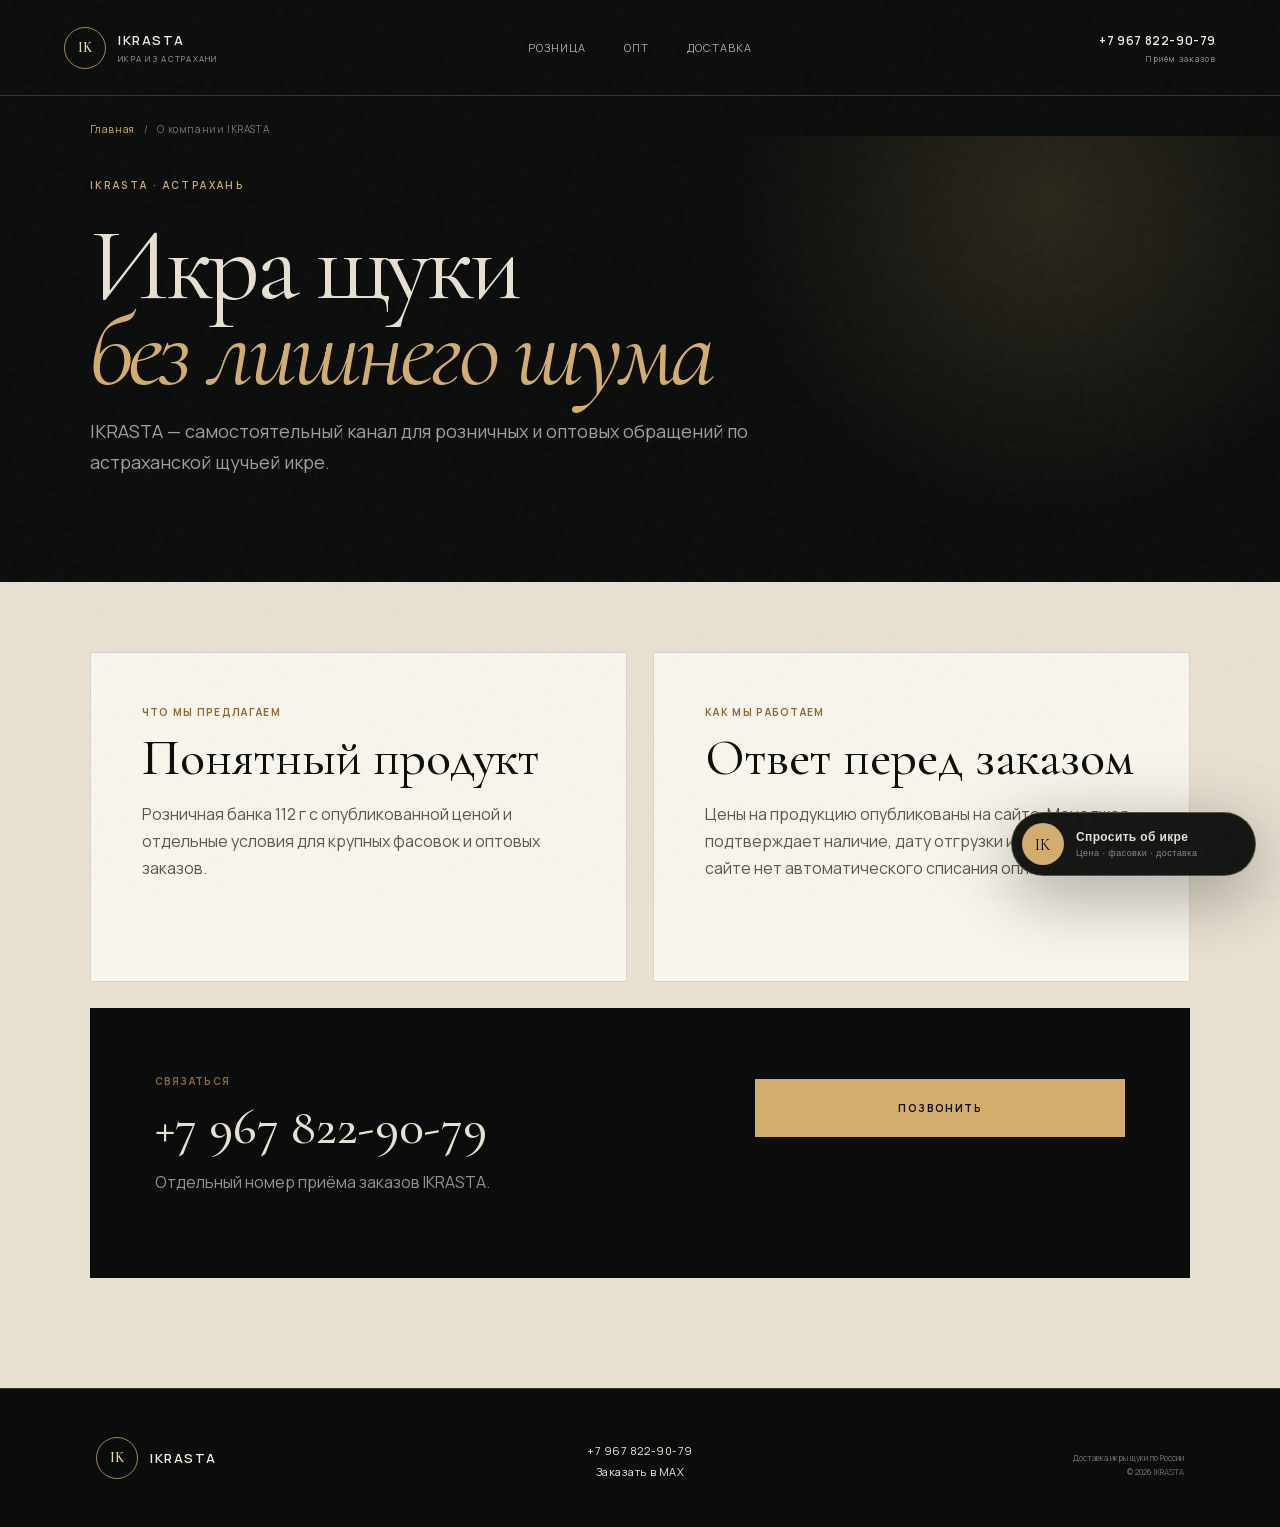
<file: o-kompanii/index.html>
<!DOCTYPE html><html lang="ru" class="cormorant_garamond_7facc028-module__SxFJga__variable manrope_96dea080-module__o6hsOa__variable"><head><meta charSet="utf-8"/><meta name="viewport" content="width=device-width, initial-scale=1"/><link rel="preload" href="/_next/static/media/01e4147cff8141ee-s.p.3huc2loe0ie8a.woff2" as="font" crossorigin="" type="font/woff2"/><link rel="preload" href="/_next/static/media/591574edbe85c69b-s.p.2cu8l7zf4s4ec.woff2" as="font" crossorigin="" type="font/woff2"/><link rel="preload" href="/_next/static/media/8bd76523131fa0fc-s.p.1pvupmngxrt5z.woff2" as="font" crossorigin="" type="font/woff2"/><link rel="preload" href="/_next/static/media/a343f882a40d2cc9-s.p.1sj6eobyi31rd.woff2" as="font" crossorigin="" type="font/woff2"/><link rel="preload" href="/_next/static/media/b0947914c9718a1e-s.p.1xjn85gt7t6qs.woff2" as="font" crossorigin="" type="font/woff2"/><link rel="preload" href="/_next/static/media/d3fe2f289711ac3f-s.p.1l2zhvq5eocqf.woff2" as="font" crossorigin="" type="font/woff2"/><link rel="stylesheet" href="/_next/static/chunks/2jskf6r6owsu1.css" data-precedence="next"/><link rel="preload" as="script" fetchPriority="low" href="/_next/static/chunks/3qtlyzor5gjmq.js"/><script src="/_next/static/chunks/15orcrkp-_9ct.js" async=""></script><script src="/_next/static/chunks/2w88co7-z7tp-.js" async=""></script><script src="/_next/static/chunks/14podnilsu8gn.js" async=""></script><script src="/_next/static/chunks/turbopack-1wq0efr5cpom5.js" async=""></script><script src="/_next/static/chunks/1slqz06encsf8.js" async=""></script><script src="/_next/static/chunks/14mrh2-p_w84d.js" async=""></script><script src="/_next/static/chunks/04iupg9vasvbr.js" async=""></script><meta name="next-size-adjust" content=""/><meta name="theme-color" content="#0b0d0c"/><title>IKRASTA — астраханская щучья икра | IKRASTA</title><meta name="description" content="IKRASTA — отдельный канал заказа натуральной щучьей икры из Астрахани с доставкой по России."/><meta name="keywords" content="щучья икра астрахань,икра щуки астраханская,купить щучью икру,икра щуки с доставкой,щучья икра оптом"/><meta name="robots" content="index, follow"/><meta name="googlebot" content="index, follow, max-video-preview:-1, max-image-preview:large, max-snippet:-1"/><link rel="canonical" href="https://ikrasta.ru/o-kompanii"/><meta property="og:title" content="IKRASTA — щучья икра из Астрахани"/><meta property="og:description" content="Розничные и оптовые заказы с доставкой по России."/><meta property="og:url" content="https://ikrasta.ru/o-kompanii"/><meta name="twitter:card" content="summary_large_image"/><meta name="twitter:title" content="Щучья икра из Астрахани — IKRASTA"/><meta name="twitter:description" content="Астраханский деликатес с доставкой по России."/><meta name="twitter:image" content="https://ikrasta.ru/og.png"/><link rel="icon" href="/favicon-ikrasta.png"/><link rel="apple-touch-icon" href="/favicon-ikrasta.png"/><script src="/_next/static/chunks/0cz1d0mv5g_q7.js" noModule=""></script></head><body><div hidden=""><!--$--><!--/$--></div><script type="application/ld+json">{"@context":"https://schema.org","@type":"BreadcrumbList","itemListElement":[{"@type":"ListItem","position":1,"name":"Щучья икра из Астрахани","item":"https://ikrasta.ru/"},{"@type":"ListItem","position":2,"name":"О компании IKRASTA","item":"https://ikrasta.ru/o-kompanii"}]}</script><script type="application/ld+json">{"@context":"https://schema.org","@type":"WebPage","name":"О компании IKRASTA","url":"https://ikrasta.ru/o-kompanii","inLanguage":"ru-RU","dateModified":"2026-08-07","breadcrumb":{"@context":"https://schema.org","@type":"BreadcrumbList","itemListElement":[{"@type":"ListItem","position":1,"name":"Щучья икра из Астрахани","item":"https://ikrasta.ru/"},{"@type":"ListItem","position":2,"name":"О компании IKRASTA","item":"https://ikrasta.ru/o-kompanii"}]}}</script><header class="site-header info-header"><a class="wordmark" aria-label="IKRASTA — главная" href="/"><span class="wordmark-mark">IK</span><span>IKRASTA<small>Икра из Астрахани</small></span></a><nav aria-label="Основная навигация"><a href="/ikra-shchuki-astrakhanskaya-112-g">Розница</a><a href="/ikra-shchuki-optom">Опт</a><a href="/dostavka-i-oplata">Доставка</a></nav><a class="header-phone" href="tel:+79678229079">+7 967 822-90-79<small>Приём заказов</small></a></header><main class="info-page"><nav class="breadcrumbs" aria-label="Хлебные крошки"><a href="/">Главная</a><span aria-hidden="true">/</span><span aria-current="page">О компании IKRASTA</span></nav><section class="info-hero"><p class="eyebrow">IKRASTA · Астрахань</p><h1>Икра щуки<br/><em>без лишнего шума</em></h1><p>IKRASTA — самостоятельный канал для розничных и оптовых обращений по астраханской щучьей икре.</p></section><div class="info-content"><section class="info-grid"><article><p class="info-label">Что мы предлагаем</p><h2>Понятный продукт</h2><p>Розничная банка 112 г с опубликованной ценой и отдельные условия для крупных фасовок и оптовых заказов.</p></article><article><p class="info-label">Как мы работаем</p><h2>Ответ перед заказом</h2><p>Цены на продукцию опубликованы на сайте. Менеджер подтверждает наличие, дату отгрузки и доставку. На сайте нет автоматического списания оплаты.</p></article></section><section class="info-card info-cta-card"><div><p class="info-label">Связаться</p><h2>+7 967 822-90-79</h2><p>Отдельный номер приёма заказов IKRASTA.</p></div><div class="info-actions"><a class="button button-primary" href="tel:+79678229079">Позвонить</a><a class="button button-outline" href="https://max.ru/se13854268_bot?start=site_order">Написать в MAX</a></div></section></div></main><footer><a class="wordmark footer-wordmark" href="/"><span class="wordmark-mark">IK</span><span>IKRASTA</span></a><div><a href="tel:+79678229079">+7 967 822-90-79</a><a href="https://max.ru/se13854268_bot?start=site_order">Заказать в MAX</a></div><p>Доставка икры щуки по России<br/>© 2026 IKRASTA</p></footer><div class="consultant "><button class="consultant-launcher" type="button" aria-expanded="false" aria-label="Спросить консультанта"><span class="consultant-launcher-mark">IK</span><span><strong>Спросить об икре</strong><small>Цена · фасовки · доставка</small></span></button></div><!--$--><!--/$--><noscript><img src="https://mc.yandex.ru/watch/111317093" style="position:absolute;left:-9999px" alt=""/></noscript><script src="/_next/static/chunks/3qtlyzor5gjmq.js" id="_R_" async=""></script><script>(self.__next_f=self.__next_f||[]).push([0])</script><script>self.__next_f.push([1,"1:\"$Sreact.fragment\"\n2:I[39756,[\"/_next/static/chunks/1slqz06encsf8.js\",\"/_next/static/chunks/14mrh2-p_w84d.js\"],\"default\"]\n3:I[37457,[\"/_next/static/chunks/1slqz06encsf8.js\",\"/_next/static/chunks/14mrh2-p_w84d.js\"],\"default\"]\n4:I[80751,[\"/_next/static/chunks/1slqz06encsf8.js\",\"/_next/static/chunks/14mrh2-p_w84d.js\"],\"default\"]\n5:I[22016,[\"/_next/static/chunks/1slqz06encsf8.js\",\"/_next/static/chunks/14mrh2-p_w84d.js\",\"/_next/static/chunks/04iupg9vasvbr.js\"],\"\"]\nf:I[68027,[\"/_next/static/chunks/1slqz06encsf8.js\",\"/_next/static/chunks/14mrh2-p_w84d.js\"],\"default\",1]\n:HL[\"/_next/static/chunks/2jskf6r6owsu1.css\",\"style\"]\n:HL[\"/_next/static/media/01e4147cff8141ee-s.p.3huc2loe0ie8a.woff2\",\"font\",{\"crossOrigin\":\"\",\"type\":\"font/woff2\"}]\n:HL[\"/_next/static/media/591574edbe85c69b-s.p.2cu8l7zf4s4ec.woff2\",\"font\",{\"crossOrigin\":\"\",\"type\":\"font/woff2\"}]\n:HL[\"/_next/static/media/8bd76523131fa0fc-s.p.1pvupmngxrt5z.woff2\",\"font\",{\"crossOrigin\":\"\",\"type\":\"font/woff2\"}]\n:HL[\"/_next/static/media/a343f882a40d2cc9-s.p.1sj6eobyi31rd.woff2\",\"font\",{\"crossOrigin\":\"\",\"type\":\"font/woff2\"}]\n:HL[\"/_next/static/media/b0947914c9718a1e-s.p.1xjn85gt7t6qs.woff2\",\"font\",{\"crossOrigin\":\"\",\"type\":\"font/woff2\"}]\n:HL[\"/_next/static/media/d3fe2f289711ac3f-s.p.1l2zhvq5eocqf.woff2\",\"font\",{\"crossOrigin\":\"\",\"type\":\"font/woff2\"}]\n"])</script><script>self.__next_f.push([1,"0:{\"P\":null,\"c\":[\"\",\"o-kompanii\"],\"q\":\"\",\"i\":false,\"f\":[[[\"\",{\"children\":[\"o-kompanii\",{\"children\":[\"__PAGE__\",{}]}]},\"$undefined\",\"$undefined\",16],[[\"$\",\"$1\",\"c\",{\"children\":[[[\"$\",\"link\",\"0\",{\"rel\":\"stylesheet\",\"href\":\"/_next/static/chunks/2jskf6r6owsu1.css\",\"precedence\":\"next\",\"crossOrigin\":\"$undefined\",\"nonce\":\"$undefined\"}],[\"$\",\"script\",\"script-0\",{\"src\":\"/_next/static/chunks/1slqz06encsf8.js\",\"async\":true,\"nonce\":\"$undefined\"}],[\"$\",\"script\",\"script-1\",{\"src\":\"/_next/static/chunks/14mrh2-p_w84d.js\",\"async\":true,\"nonce\":\"$undefined\"}]],[\"$\",\"html\",null,{\"lang\":\"ru\",\"className\":\"cormorant_garamond_7facc028-module__SxFJga__variable manrope_96dea080-module__o6hsOa__variable\",\"children\":[\"$\",\"body\",null,{\"children\":[[\"$\",\"$L2\",null,{\"parallelRouterKey\":\"children\",\"error\":\"$undefined\",\"errorStyles\":\"$undefined\",\"errorScripts\":\"$undefined\",\"template\":[\"$\",\"$L3\",null,{}],\"templateStyles\":\"$undefined\",\"templateScripts\":\"$undefined\",\"notFound\":[[[\"$\",\"title\",null,{\"children\":\"404: This page could not be found.\"}],[\"$\",\"div\",null,{\"style\":{\"fontFamily\":\"system-ui,\\\"Segoe UI\\\",Roboto,Helvetica,Arial,sans-serif,\\\"Apple Color Emoji\\\",\\\"Segoe UI Emoji\\\"\",\"height\":\"100vh\",\"textAlign\":\"center\",\"display\":\"flex\",\"flexDirection\":\"column\",\"alignItems\":\"center\",\"justifyContent\":\"center\"},\"children\":[\"$\",\"div\",null,{\"children\":[[\"$\",\"style\",null,{\"dangerouslySetInnerHTML\":{\"__html\":\"body{color:#000;background:#fff;margin:0}.next-error-h1{border-right:1px solid rgba(0,0,0,.3)}@media (prefers-color-scheme:dark){body{color:#fff;background:#000}.next-error-h1{border-right:1px solid rgba(255,255,255,.3)}}\"}}],[\"$\",\"h1\",null,{\"className\":\"next-error-h1\",\"style\":{\"display\":\"inline-block\",\"margin\":\"0 20px 0 0\",\"padding\":\"0 23px 0 0\",\"fontSize\":24,\"fontWeight\":500,\"verticalAlign\":\"top\",\"lineHeight\":\"49px\"},\"children\":404}],[\"$\",\"div\",null,{\"style\":{\"display\":\"inline-block\"},\"children\":[\"$\",\"h2\",null,{\"style\":{\"fontSize\":14,\"fontWeight\":400,\"lineHeight\":\"49px\",\"margin\":0},\"children\":\"This page could not be found.\"}]}]]}]}]],[]],\"forbidden\":\"$undefined\",\"unauthorized\":\"$undefined\"}],[\"$\",\"$L4\",null,{}]]}]}]]}],{\"children\":[[\"$\",\"$1\",\"c\",{\"children\":[null,[\"$\",\"$L2\",null,{\"parallelRouterKey\":\"children\",\"error\":\"$undefined\",\"errorStyles\":\"$undefined\",\"errorScripts\":\"$undefined\",\"template\":[\"$\",\"$L3\",null,{}],\"templateStyles\":\"$undefined\",\"templateScripts\":\"$undefined\",\"notFound\":\"$undefined\",\"forbidden\":\"$undefined\",\"unauthorized\":\"$undefined\"}]]}],{\"children\":[[\"$\",\"$1\",\"c\",{\"children\":[[[\"$\",\"script\",null,{\"type\":\"application/ld+json\",\"dangerouslySetInnerHTML\":{\"__html\":\"{\\\"@context\\\":\\\"https://schema.org\\\",\\\"@type\\\":\\\"BreadcrumbList\\\",\\\"itemListElement\\\":[{\\\"@type\\\":\\\"ListItem\\\",\\\"position\\\":1,\\\"name\\\":\\\"Щучья икра из Астрахани\\\",\\\"item\\\":\\\"https://ikrasta.ru/\\\"},{\\\"@type\\\":\\\"ListItem\\\",\\\"position\\\":2,\\\"name\\\":\\\"О компании IKRASTA\\\",\\\"item\\\":\\\"https://ikrasta.ru/o-kompanii\\\"}]}\"}}],[\"$\",\"script\",null,{\"type\":\"application/ld+json\",\"dangerouslySetInnerHTML\":{\"__html\":\"{\\\"@context\\\":\\\"https://schema.org\\\",\\\"@type\\\":\\\"WebPage\\\",\\\"name\\\":\\\"О компании IKRASTA\\\",\\\"url\\\":\\\"https://ikrasta.ru/o-kompanii\\\",\\\"inLanguage\\\":\\\"ru-RU\\\",\\\"dateModified\\\":\\\"2026-08-07\\\",\\\"breadcrumb\\\":{\\\"@context\\\":\\\"https://schema.org\\\",\\\"@type\\\":\\\"BreadcrumbList\\\",\\\"itemListElement\\\":[{\\\"@type\\\":\\\"ListItem\\\",\\\"position\\\":1,\\\"name\\\":\\\"Щучья икра из Астрахани\\\",\\\"item\\\":\\\"https://ikrasta.ru/\\\"},{\\\"@type\\\":\\\"ListItem\\\",\\\"position\\\":2,\\\"name\\\":\\\"О компании IKRASTA\\\",\\\"item\\\":\\\"https://ikrasta.ru/o-kompanii\\\"}]}}\"}}],[\"$\",\"header\",null,{\"className\":\"site-header info-header\",\"children\":[[\"$\",\"$L5\",null,{\"className\":\"wordmark\",\"href\":\"/\",\"aria-label\":\"IKRASTA — главная\",\"children\":[[\"$\",\"span\",null,{\"className\":\"wordmark-mark\",\"children\":\"IK\"}],[\"$\",\"span\",null,{\"children\":[\"IKRASTA\",[\"$\",\"small\",null,{\"children\":\"Икра из Астрахани\"}]]}]]}],[\"$\",\"nav\",null,{\"aria-label\":\"Основная навигация\",\"children\":[[\"$\",\"$L5\",null,{\"href\":\"/ikra-shchuki-astrakhanskaya-112-g\",\"children\":\"Розница\"}],[\"$\",\"$L5\",null,{\"href\":\"/ikra-shchuki-optom\",\"children\":\"Опт\"}],[\"$\",\"$L5\",null,{\"href\":\"/dostavka-i-oplata\",\"children\":\"Доставка\"}]]}],[\"$\",\"a\",null,{\"className\":\"header-phone\",\"href\":\"tel:+79678229079\",\"children\":[\"+7 967 822-90-79\",[\"$\",\"small\",null,{\"children\":\"Приём заказов\"}]]}]]}],[\"$\",\"main\",null,{\"className\":\"info-page\",\"children\":[[\"$\",\"nav\",null,{\"className\":\"breadcrumbs\",\"aria-label\":\"Хлебные крошки\",\"children\":[[\"$\",\"$L5\",null,{\"href\":\"/\",\"children\":\"Главная\"}],[\"$\",\"span\",null,{\"aria-hidden\":\"true\",\"children\":\"/\"}],[\"$\",\"span\",null,{\"aria-current\":\"page\",\"children\":\"О компании IKRASTA\"}]]}],[\"$\",\"section\",null,{\"className\":\"info-hero\",\"children\":[[\"$\",\"p\",null,{\"className\":\"eyebrow\",\"children\":\"IKRASTA · Астрахань\"}],\"$L6\",\"$L7\"]}],\"$L8\"]}],\"$L9\",\"$La\"],[\"$Lb\"],\"$Lc\"]}],{},null,false,null]},null,false,\"$@d\"]},null,false,null],\"$Le\",false]],\"m\":\"$undefined\",\"G\":[\"$f\",[\"$L10\"]],\"S\":true,\"h\":null,\"s\":\"$undefined\",\"l\":\"$undefined\",\"p\":\"$undefined\",\"d\":\"$undefined\",\"b\":\"GOj_1I6ggkzmk0cxb1iSW\"}\n"])</script><script>self.__next_f.push([1,"11:I[39965,[\"/_next/static/chunks/1slqz06encsf8.js\",\"/_next/static/chunks/14mrh2-p_w84d.js\",\"/_next/static/chunks/04iupg9vasvbr.js\"],\"default\"]\n12:I[97367,[\"/_next/static/chunks/1slqz06encsf8.js\",\"/_next/static/chunks/14mrh2-p_w84d.js\"],\"OutletBoundary\"]\n13:\"$Sreact.suspense\"\n16:I[97367,[\"/_next/static/chunks/1slqz06encsf8.js\",\"/_next/static/chunks/14mrh2-p_w84d.js\"],\"ViewportBoundary\"]\n18:I[97367,[\"/_next/static/chunks/1slqz06encsf8.js\",\"/_next/static/chunks/14mrh2-p_w84d.js\"],\"MetadataBoundary\"]\n6:[\"$\",\"h1\",null,{\"children\":[\"Икра щуки\",[\"$\",\"br\",null,{}],[\"$\",\"em\",null,{\"children\":\"без лишнего шума\"}]]}]\n7:[\"$\",\"p\",null,{\"children\":\"IKRASTA — самостоятельный канал для розничных и оптовых обращений по астраханской щучьей икре.\"}]\n8:[\"$\",\"div\",null,{\"className\":\"info-content\",\"children\":[[\"$\",\"section\",null,{\"className\":\"info-grid\",\"children\":[[\"$\",\"article\",null,{\"children\":[[\"$\",\"p\",null,{\"className\":\"info-label\",\"children\":\"Что мы предлагаем\"}],[\"$\",\"h2\",null,{\"children\":\"Понятный продукт\"}],[\"$\",\"p\",null,{\"children\":\"Розничная банка 112 г с опубликованной ценой и отдельные условия для крупных фасовок и оптовых заказов.\"}]]}],[\"$\",\"article\",null,{\"children\":[[\"$\",\"p\",null,{\"className\":\"info-label\",\"children\":\"Как мы работаем\"}],[\"$\",\"h2\",null,{\"children\":\"Ответ перед заказом\"}],[\"$\",\"p\",null,{\"children\":\"Цены на продукцию опубликованы на сайте. Менеджер подтверждает наличие, дату отгрузки и доставку. На сайте нет автоматического списания оплаты.\"}]]}]]}],[\"$\",\"section\",null,{\"className\":\"info-card info-cta-card\",\"children\":[[\"$\",\"div\",null,{\"children\":[[\"$\",\"p\",null,{\"className\":\"info-label\",\"children\":\"Связаться\"}],[\"$\",\"h2\",null,{\"children\":\"+7 967 822-90-79\"}],[\"$\",\"p\",null,{\"children\":\"Отдельный номер приёма заказов IKRASTA.\"}]]}],[\"$\",\"div\",null,{\"className\":\"info-actions\",\"children\":[[\"$\",\"a\",null,{\"className\":\"button button-primary\",\"href\":\"tel:+79678229079\",\"children\":\"Позвонить\"}],[\"$\",\"a\",null,{\"className\":\"button button-outline\",\"href\":\"https://max.ru/se13854268_bot?start=site_order\",\"children\":\"Написать в MAX\"}]]}]]}]]}]\n9:[\"$\",\"footer\",null,{\"children\":[[\"$\",\"$L5\",null,{\"className\":\"wordmark footer-wordmark\",\"href\":\"/\",\"children\":[[\"$\",\"span\",null,{\"className\":\"wordmark-mark\",\"children\":\"IK\"}],[\"$\",\"span\",null,{\"children\":\"IKRASTA\"}]]}],[\"$\",\"div\",null,{\"children\":[[\"$\",\"a\",null,{\"href\":\"tel:+79678229079\",\"children\":\"+7 967 822-90-79\"}],[\"$\",\"a\",null,{\"href\":\"https://max.ru/se13854268_bot?start=site_order\",\"children\":\"Заказать в MAX\"}]]}],[\"$\",\"p\",null,{\"children\":[\"Доставка икры щуки по России\",[\"$\",\"br\",null,{}],\"© 2026 IKRASTA\"]}]]}]\na:[\"$\",\"$L11\",null,{}]\nb:[\"$\",\"script\",\"script-0\",{\"src\":\"/_next/static/chunks/04iupg9vasvbr.js\",\"async\":true,\"nonce\":\"$undefined\"}]\nc:[\"$\",\"$L12\",null,{\"children\":[\"$\",\"$13\",null,{\"name\":\"Next.MetadataOutlet\",\"children\":\"$@14\"}]}]\n15:[]\nd:\"$W15\"\ne:[\"$\",\"$1\",\"h\",{\"children\":[null,[\"$\",\"$L16\",null,{\"children\":\"$L17\"}],[\"$\",\"div\",null,{\"hidden\":true,\"children\":[\"$\",\"$L18\",null,{\"children\":[\"$\",\"$13\",null,{\"name\":\"Next.Metadata\",\"children\":\"$L19\"}]}]}],[\"$\",\"meta\",null,{\"name\":\"next-size-adjust\",\"content\":\"\"}]]}]\n10:[\"$\",\"link\",\"0\",{\"rel\":\"stylesheet\",\"href\":\"/_next/static/chunks/2jskf6r6owsu1.css\",\"precedence\":\"next\",\"crossOrigin\":\"$undefined\",\"nonce\":\"$undefined\"}]\n"])</script><script>self.__next_f.push([1,"17:[[\"$\",\"meta\",\"0\",{\"charSet\":\"utf-8\"}],[\"$\",\"meta\",\"1\",{\"name\":\"viewport\",\"content\":\"width=device-width, initial-scale=1\"}],[\"$\",\"meta\",\"2\",{\"name\":\"theme-color\",\"content\":\"#0b0d0c\"}]]\n"])</script><script>self.__next_f.push([1,"1a:I[27201,[\"/_next/static/chunks/1slqz06encsf8.js\",\"/_next/static/chunks/14mrh2-p_w84d.js\"],\"IconMark\"]\n14:null\n"])</script><script>self.__next_f.push([1,"19:[[\"$\",\"title\",\"0\",{\"children\":\"IKRASTA — астраханская щучья икра | IKRASTA\"}],[\"$\",\"meta\",\"1\",{\"name\":\"description\",\"content\":\"IKRASTA — отдельный канал заказа натуральной щучьей икры из Астрахани с доставкой по России.\"}],[\"$\",\"meta\",\"2\",{\"name\":\"keywords\",\"content\":\"щучья икра астрахань,икра щуки астраханская,купить щучью икру,икра щуки с доставкой,щучья икра оптом\"}],[\"$\",\"meta\",\"3\",{\"name\":\"robots\",\"content\":\"index, follow\"}],[\"$\",\"meta\",\"4\",{\"name\":\"googlebot\",\"content\":\"index, follow, max-video-preview:-1, max-image-preview:large, max-snippet:-1\"}],[\"$\",\"link\",\"5\",{\"rel\":\"canonical\",\"href\":\"https://ikrasta.ru/o-kompanii\"}],[\"$\",\"meta\",\"6\",{\"property\":\"og:title\",\"content\":\"IKRASTA — щучья икра из Астрахани\"}],[\"$\",\"meta\",\"7\",{\"property\":\"og:description\",\"content\":\"Розничные и оптовые заказы с доставкой по России.\"}],[\"$\",\"meta\",\"8\",{\"property\":\"og:url\",\"content\":\"https://ikrasta.ru/o-kompanii\"}],[\"$\",\"meta\",\"9\",{\"name\":\"twitter:card\",\"content\":\"summary_large_image\"}],[\"$\",\"meta\",\"10\",{\"name\":\"twitter:title\",\"content\":\"Щучья икра из Астрахани — IKRASTA\"}],[\"$\",\"meta\",\"11\",{\"name\":\"twitter:description\",\"content\":\"Астраханский деликатес с доставкой по России.\"}],[\"$\",\"meta\",\"12\",{\"name\":\"twitter:image\",\"content\":\"https://ikrasta.ru/og.png\"}],[\"$\",\"link\",\"13\",{\"rel\":\"icon\",\"href\":\"/favicon-ikrasta.png\"}],[\"$\",\"link\",\"14\",{\"rel\":\"apple-touch-icon\",\"href\":\"/favicon-ikrasta.png\"}],[\"$\",\"$L1a\",\"15\",{}]]\n"])</script></body></html>
</file>
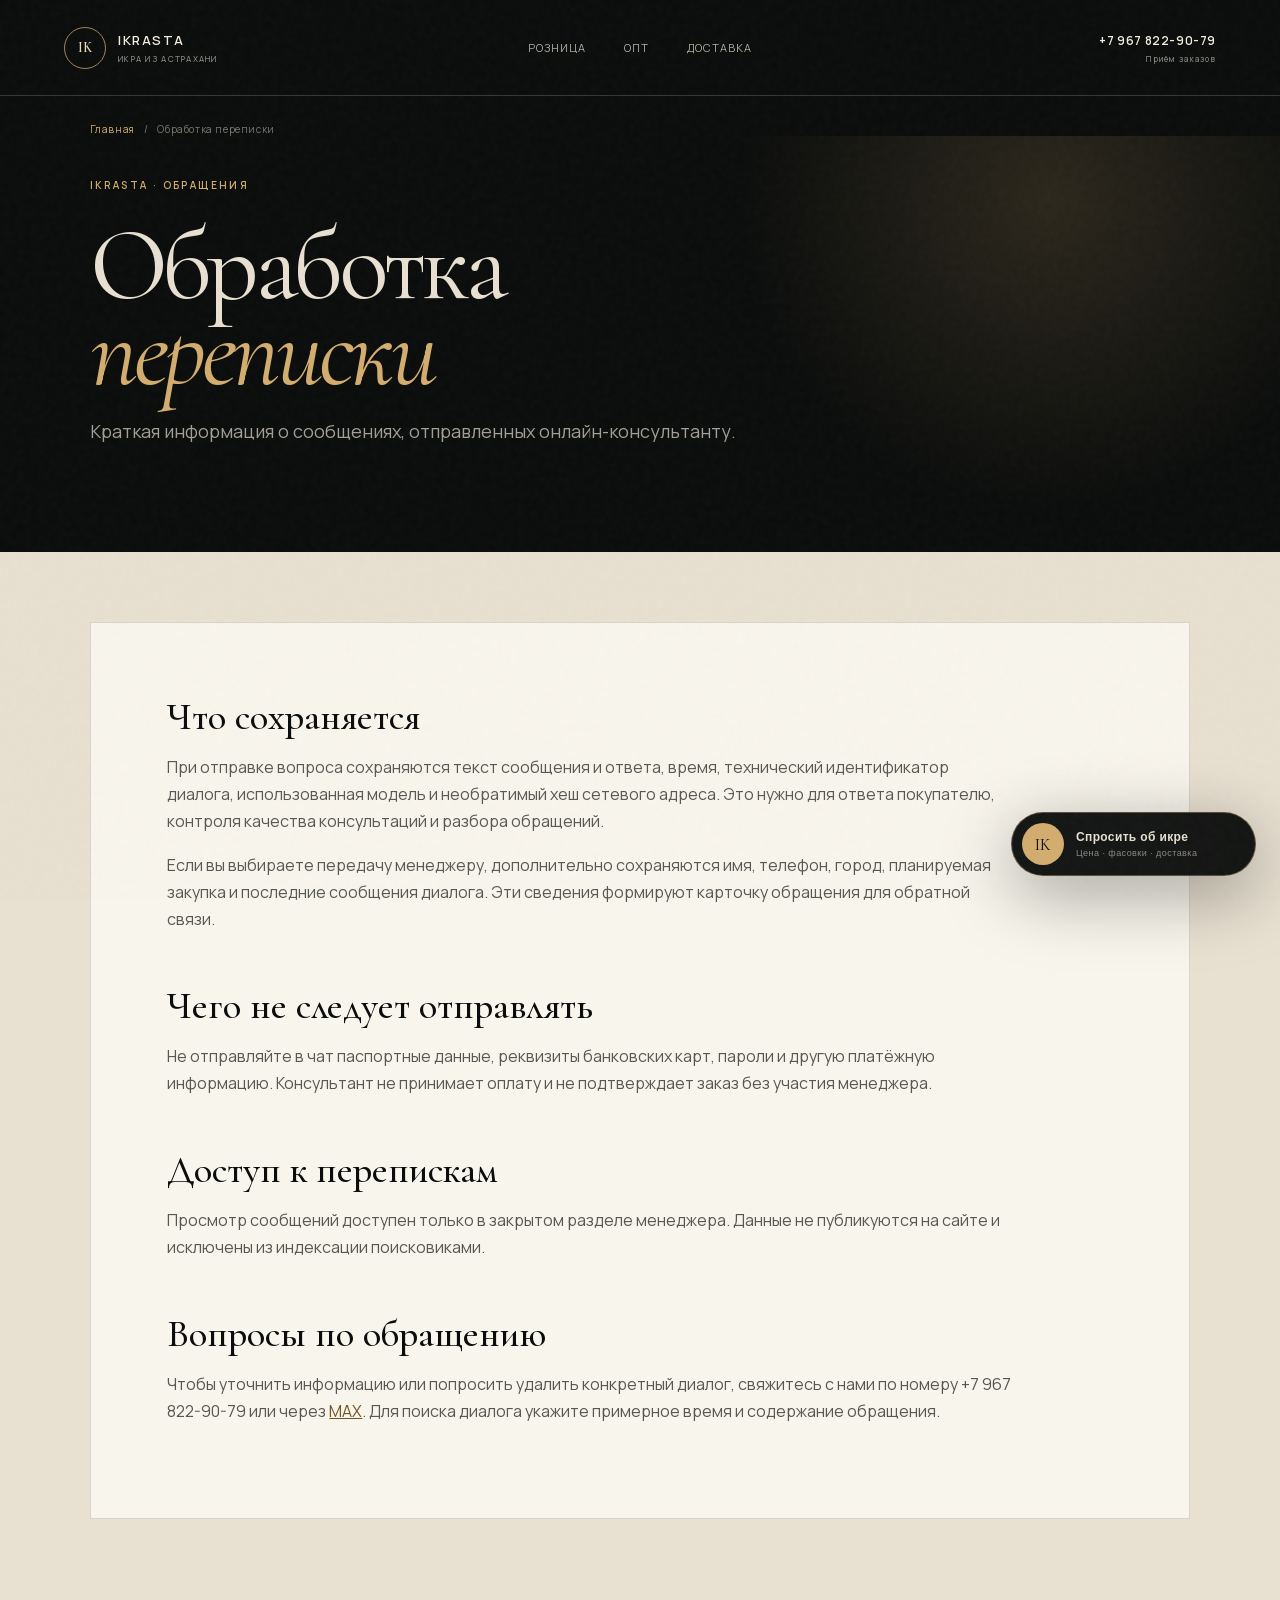
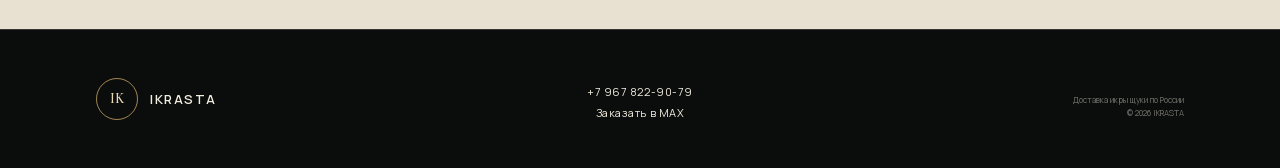
<file: privacy/index.html>
<!DOCTYPE html><html lang="ru" class="cormorant_garamond_7facc028-module__SxFJga__variable manrope_96dea080-module__o6hsOa__variable"><head><meta charSet="utf-8"/><meta name="viewport" content="width=device-width, initial-scale=1"/><link rel="preload" href="/_next/static/media/01e4147cff8141ee-s.p.3huc2loe0ie8a.woff2" as="font" crossorigin="" type="font/woff2"/><link rel="preload" href="/_next/static/media/591574edbe85c69b-s.p.2cu8l7zf4s4ec.woff2" as="font" crossorigin="" type="font/woff2"/><link rel="preload" href="/_next/static/media/8bd76523131fa0fc-s.p.1pvupmngxrt5z.woff2" as="font" crossorigin="" type="font/woff2"/><link rel="preload" href="/_next/static/media/a343f882a40d2cc9-s.p.1sj6eobyi31rd.woff2" as="font" crossorigin="" type="font/woff2"/><link rel="preload" href="/_next/static/media/b0947914c9718a1e-s.p.1xjn85gt7t6qs.woff2" as="font" crossorigin="" type="font/woff2"/><link rel="preload" href="/_next/static/media/d3fe2f289711ac3f-s.p.1l2zhvq5eocqf.woff2" as="font" crossorigin="" type="font/woff2"/><link rel="stylesheet" href="/_next/static/chunks/2jskf6r6owsu1.css" data-precedence="next"/><link rel="preload" as="script" fetchPriority="low" href="/_next/static/chunks/3qtlyzor5gjmq.js"/><script src="/_next/static/chunks/15orcrkp-_9ct.js" async=""></script><script src="/_next/static/chunks/2w88co7-z7tp-.js" async=""></script><script src="/_next/static/chunks/14podnilsu8gn.js" async=""></script><script src="/_next/static/chunks/turbopack-1wq0efr5cpom5.js" async=""></script><script src="/_next/static/chunks/1slqz06encsf8.js" async=""></script><script src="/_next/static/chunks/14mrh2-p_w84d.js" async=""></script><script src="/_next/static/chunks/04iupg9vasvbr.js" async=""></script><meta name="next-size-adjust" content=""/><meta name="theme-color" content="#0b0d0c"/><title>Информация об обработке обращений | IKRASTA</title><meta name="description" content="Какие сведения сохраняются при использовании консультанта IKRASTA и как обратиться по вопросам обработки переписки."/><meta name="keywords" content="щучья икра астрахань,икра щуки астраханская,купить щучью икру,икра щуки с доставкой,щучья икра оптом"/><meta name="robots" content="noindex, follow"/><link rel="canonical" href="https://ikrasta.ru/privacy"/><meta property="og:title" content="Щучья икра из Астрахани — IKRASTA"/><meta property="og:description" content="Натуральная астраханская икра щуки с доставкой по России."/><meta property="og:site_name" content="IKRASTA"/><meta property="og:locale" content="ru_RU"/><meta property="og:image" content="https://ikrasta.ru/og.png"/><meta property="og:image:width" content="1736"/><meta property="og:image:height" content="917"/><meta property="og:type" content="website"/><meta name="twitter:card" content="summary_large_image"/><meta name="twitter:title" content="Щучья икра из Астрахани — IKRASTA"/><meta name="twitter:description" content="Астраханский деликатес с доставкой по России."/><meta name="twitter:image" content="https://ikrasta.ru/og.png"/><link rel="icon" href="/favicon-ikrasta.png"/><link rel="apple-touch-icon" href="/favicon-ikrasta.png"/><script src="/_next/static/chunks/0cz1d0mv5g_q7.js" noModule=""></script></head><body><div hidden=""><!--$--><!--/$--></div><script type="application/ld+json">{"@context":"https://schema.org","@type":"BreadcrumbList","itemListElement":[{"@type":"ListItem","position":1,"name":"Щучья икра из Астрахани","item":"https://ikrasta.ru/"},{"@type":"ListItem","position":2,"name":"Обработка переписки","item":"https://ikrasta.ru/privacy"}]}</script><script type="application/ld+json">{"@context":"https://schema.org","@type":"WebPage","name":"Обработка переписки","url":"https://ikrasta.ru/privacy","inLanguage":"ru-RU","dateModified":"2026-08-07","breadcrumb":{"@context":"https://schema.org","@type":"BreadcrumbList","itemListElement":[{"@type":"ListItem","position":1,"name":"Щучья икра из Астрахани","item":"https://ikrasta.ru/"},{"@type":"ListItem","position":2,"name":"Обработка переписки","item":"https://ikrasta.ru/privacy"}]}}</script><header class="site-header info-header"><a class="wordmark" aria-label="IKRASTA — главная" href="/"><span class="wordmark-mark">IK</span><span>IKRASTA<small>Икра из Астрахани</small></span></a><nav aria-label="Основная навигация"><a href="/ikra-shchuki-astrakhanskaya-112-g">Розница</a><a href="/ikra-shchuki-optom">Опт</a><a href="/dostavka-i-oplata">Доставка</a></nav><a class="header-phone" href="tel:+79678229079">+7 967 822-90-79<small>Приём заказов</small></a></header><main class="info-page"><nav class="breadcrumbs" aria-label="Хлебные крошки"><a href="/">Главная</a><span aria-hidden="true">/</span><span aria-current="page">Обработка переписки</span></nav><section class="info-hero"><p class="eyebrow">IKRASTA · Обращения</p><h1>Обработка<br/><em>переписки</em></h1><p>Краткая информация о сообщениях, отправленных онлайн-консультанту.</p></section><div class="info-content"><section class="info-legal"><h2>Что сохраняется</h2><p>При отправке вопроса сохраняются текст сообщения и ответа, время, технический идентификатор диалога, использованная модель и необратимый хеш сетевого адреса. Это нужно для ответа покупателю, контроля качества консультаций и разбора обращений.</p><p>Если вы выбираете передачу менеджеру, дополнительно сохраняются имя, телефон, город, планируемая закупка и последние сообщения диалога. Эти сведения формируют карточку обращения для обратной связи.</p><h2>Чего не следует отправлять</h2><p>Не отправляйте в чат паспортные данные, реквизиты банковских карт, пароли и другую платёжную информацию. Консультант не принимает оплату и не подтверждает заказ без участия менеджера.</p><h2>Доступ к перепискам</h2><p>Просмотр сообщений доступен только в закрытом разделе менеджера. Данные не публикуются на сайте и исключены из индексации поисковиками.</p><h2>Вопросы по обращению</h2><p>Чтобы уточнить информацию или попросить удалить конкретный диалог, свяжитесь с нами по номеру <!-- -->+7 967 822-90-79<!-- --> или через<!-- --> <a href="https://max.ru/se13854268_bot?start=site_order">MAX</a>. Для поиска диалога укажите примерное время и содержание обращения.</p></section></div></main><footer><a class="wordmark footer-wordmark" href="/"><span class="wordmark-mark">IK</span><span>IKRASTA</span></a><div><a href="tel:+79678229079">+7 967 822-90-79</a><a href="https://max.ru/se13854268_bot?start=site_order">Заказать в MAX</a></div><p>Доставка икры щуки по России<br/>© 2026 IKRASTA</p></footer><div class="consultant "><button class="consultant-launcher" type="button" aria-expanded="false" aria-label="Спросить консультанта"><span class="consultant-launcher-mark">IK</span><span><strong>Спросить об икре</strong><small>Цена · фасовки · доставка</small></span></button></div><!--$--><!--/$--><noscript><img src="https://mc.yandex.ru/watch/111317093" style="position:absolute;left:-9999px" alt=""/></noscript><script src="/_next/static/chunks/3qtlyzor5gjmq.js" id="_R_" async=""></script><script>(self.__next_f=self.__next_f||[]).push([0])</script><script>self.__next_f.push([1,"1:\"$Sreact.fragment\"\n2:I[39756,[\"/_next/static/chunks/1slqz06encsf8.js\",\"/_next/static/chunks/14mrh2-p_w84d.js\"],\"default\"]\n3:I[37457,[\"/_next/static/chunks/1slqz06encsf8.js\",\"/_next/static/chunks/14mrh2-p_w84d.js\"],\"default\"]\n4:I[80751,[\"/_next/static/chunks/1slqz06encsf8.js\",\"/_next/static/chunks/14mrh2-p_w84d.js\"],\"default\"]\n5:I[22016,[\"/_next/static/chunks/1slqz06encsf8.js\",\"/_next/static/chunks/14mrh2-p_w84d.js\",\"/_next/static/chunks/04iupg9vasvbr.js\"],\"\"]\nf:I[68027,[\"/_next/static/chunks/1slqz06encsf8.js\",\"/_next/static/chunks/14mrh2-p_w84d.js\"],\"default\",1]\n:HL[\"/_next/static/chunks/2jskf6r6owsu1.css\",\"style\"]\n:HL[\"/_next/static/media/01e4147cff8141ee-s.p.3huc2loe0ie8a.woff2\",\"font\",{\"crossOrigin\":\"\",\"type\":\"font/woff2\"}]\n:HL[\"/_next/static/media/591574edbe85c69b-s.p.2cu8l7zf4s4ec.woff2\",\"font\",{\"crossOrigin\":\"\",\"type\":\"font/woff2\"}]\n:HL[\"/_next/static/media/8bd76523131fa0fc-s.p.1pvupmngxrt5z.woff2\",\"font\",{\"crossOrigin\":\"\",\"type\":\"font/woff2\"}]\n:HL[\"/_next/static/media/a343f882a40d2cc9-s.p.1sj6eobyi31rd.woff2\",\"font\",{\"crossOrigin\":\"\",\"type\":\"font/woff2\"}]\n:HL[\"/_next/static/media/b0947914c9718a1e-s.p.1xjn85gt7t6qs.woff2\",\"font\",{\"crossOrigin\":\"\",\"type\":\"font/woff2\"}]\n:HL[\"/_next/static/media/d3fe2f289711ac3f-s.p.1l2zhvq5eocqf.woff2\",\"font\",{\"crossOrigin\":\"\",\"type\":\"font/woff2\"}]\n"])</script><script>self.__next_f.push([1,"0:{\"P\":null,\"c\":[\"\",\"privacy\"],\"q\":\"\",\"i\":false,\"f\":[[[\"\",{\"children\":[\"privacy\",{\"children\":[\"__PAGE__\",{}]}]},\"$undefined\",\"$undefined\",16],[[\"$\",\"$1\",\"c\",{\"children\":[[[\"$\",\"link\",\"0\",{\"rel\":\"stylesheet\",\"href\":\"/_next/static/chunks/2jskf6r6owsu1.css\",\"precedence\":\"next\",\"crossOrigin\":\"$undefined\",\"nonce\":\"$undefined\"}],[\"$\",\"script\",\"script-0\",{\"src\":\"/_next/static/chunks/1slqz06encsf8.js\",\"async\":true,\"nonce\":\"$undefined\"}],[\"$\",\"script\",\"script-1\",{\"src\":\"/_next/static/chunks/14mrh2-p_w84d.js\",\"async\":true,\"nonce\":\"$undefined\"}]],[\"$\",\"html\",null,{\"lang\":\"ru\",\"className\":\"cormorant_garamond_7facc028-module__SxFJga__variable manrope_96dea080-module__o6hsOa__variable\",\"children\":[\"$\",\"body\",null,{\"children\":[[\"$\",\"$L2\",null,{\"parallelRouterKey\":\"children\",\"error\":\"$undefined\",\"errorStyles\":\"$undefined\",\"errorScripts\":\"$undefined\",\"template\":[\"$\",\"$L3\",null,{}],\"templateStyles\":\"$undefined\",\"templateScripts\":\"$undefined\",\"notFound\":[[[\"$\",\"title\",null,{\"children\":\"404: This page could not be found.\"}],[\"$\",\"div\",null,{\"style\":{\"fontFamily\":\"system-ui,\\\"Segoe UI\\\",Roboto,Helvetica,Arial,sans-serif,\\\"Apple Color Emoji\\\",\\\"Segoe UI Emoji\\\"\",\"height\":\"100vh\",\"textAlign\":\"center\",\"display\":\"flex\",\"flexDirection\":\"column\",\"alignItems\":\"center\",\"justifyContent\":\"center\"},\"children\":[\"$\",\"div\",null,{\"children\":[[\"$\",\"style\",null,{\"dangerouslySetInnerHTML\":{\"__html\":\"body{color:#000;background:#fff;margin:0}.next-error-h1{border-right:1px solid rgba(0,0,0,.3)}@media (prefers-color-scheme:dark){body{color:#fff;background:#000}.next-error-h1{border-right:1px solid rgba(255,255,255,.3)}}\"}}],[\"$\",\"h1\",null,{\"className\":\"next-error-h1\",\"style\":{\"display\":\"inline-block\",\"margin\":\"0 20px 0 0\",\"padding\":\"0 23px 0 0\",\"fontSize\":24,\"fontWeight\":500,\"verticalAlign\":\"top\",\"lineHeight\":\"49px\"},\"children\":404}],[\"$\",\"div\",null,{\"style\":{\"display\":\"inline-block\"},\"children\":[\"$\",\"h2\",null,{\"style\":{\"fontSize\":14,\"fontWeight\":400,\"lineHeight\":\"49px\",\"margin\":0},\"children\":\"This page could not be found.\"}]}]]}]}]],[]],\"forbidden\":\"$undefined\",\"unauthorized\":\"$undefined\"}],[\"$\",\"$L4\",null,{}]]}]}]]}],{\"children\":[[\"$\",\"$1\",\"c\",{\"children\":[null,[\"$\",\"$L2\",null,{\"parallelRouterKey\":\"children\",\"error\":\"$undefined\",\"errorStyles\":\"$undefined\",\"errorScripts\":\"$undefined\",\"template\":[\"$\",\"$L3\",null,{}],\"templateStyles\":\"$undefined\",\"templateScripts\":\"$undefined\",\"notFound\":\"$undefined\",\"forbidden\":\"$undefined\",\"unauthorized\":\"$undefined\"}]]}],{\"children\":[[\"$\",\"$1\",\"c\",{\"children\":[[[\"$\",\"script\",null,{\"type\":\"application/ld+json\",\"dangerouslySetInnerHTML\":{\"__html\":\"{\\\"@context\\\":\\\"https://schema.org\\\",\\\"@type\\\":\\\"BreadcrumbList\\\",\\\"itemListElement\\\":[{\\\"@type\\\":\\\"ListItem\\\",\\\"position\\\":1,\\\"name\\\":\\\"Щучья икра из Астрахани\\\",\\\"item\\\":\\\"https://ikrasta.ru/\\\"},{\\\"@type\\\":\\\"ListItem\\\",\\\"position\\\":2,\\\"name\\\":\\\"Обработка переписки\\\",\\\"item\\\":\\\"https://ikrasta.ru/privacy\\\"}]}\"}}],[\"$\",\"script\",null,{\"type\":\"application/ld+json\",\"dangerouslySetInnerHTML\":{\"__html\":\"{\\\"@context\\\":\\\"https://schema.org\\\",\\\"@type\\\":\\\"WebPage\\\",\\\"name\\\":\\\"Обработка переписки\\\",\\\"url\\\":\\\"https://ikrasta.ru/privacy\\\",\\\"inLanguage\\\":\\\"ru-RU\\\",\\\"dateModified\\\":\\\"2026-08-07\\\",\\\"breadcrumb\\\":{\\\"@context\\\":\\\"https://schema.org\\\",\\\"@type\\\":\\\"BreadcrumbList\\\",\\\"itemListElement\\\":[{\\\"@type\\\":\\\"ListItem\\\",\\\"position\\\":1,\\\"name\\\":\\\"Щучья икра из Астрахани\\\",\\\"item\\\":\\\"https://ikrasta.ru/\\\"},{\\\"@type\\\":\\\"ListItem\\\",\\\"position\\\":2,\\\"name\\\":\\\"Обработка переписки\\\",\\\"item\\\":\\\"https://ikrasta.ru/privacy\\\"}]}}\"}}],[\"$\",\"header\",null,{\"className\":\"site-header info-header\",\"children\":[[\"$\",\"$L5\",null,{\"className\":\"wordmark\",\"href\":\"/\",\"aria-label\":\"IKRASTA — главная\",\"children\":[[\"$\",\"span\",null,{\"className\":\"wordmark-mark\",\"children\":\"IK\"}],[\"$\",\"span\",null,{\"children\":[\"IKRASTA\",[\"$\",\"small\",null,{\"children\":\"Икра из Астрахани\"}]]}]]}],[\"$\",\"nav\",null,{\"aria-label\":\"Основная навигация\",\"children\":[[\"$\",\"$L5\",null,{\"href\":\"/ikra-shchuki-astrakhanskaya-112-g\",\"children\":\"Розница\"}],[\"$\",\"$L5\",null,{\"href\":\"/ikra-shchuki-optom\",\"children\":\"Опт\"}],[\"$\",\"$L5\",null,{\"href\":\"/dostavka-i-oplata\",\"children\":\"Доставка\"}]]}],[\"$\",\"a\",null,{\"className\":\"header-phone\",\"href\":\"tel:+79678229079\",\"children\":[\"+7 967 822-90-79\",[\"$\",\"small\",null,{\"children\":\"Приём заказов\"}]]}]]}],[\"$\",\"main\",null,{\"className\":\"info-page\",\"children\":[[\"$\",\"nav\",null,{\"className\":\"breadcrumbs\",\"aria-label\":\"Хлебные крошки\",\"children\":[[\"$\",\"$L5\",null,{\"href\":\"/\",\"children\":\"Главная\"}],[\"$\",\"span\",null,{\"aria-hidden\":\"true\",\"children\":\"/\"}],[\"$\",\"span\",null,{\"aria-current\":\"page\",\"children\":\"Обработка переписки\"}]]}],[\"$\",\"section\",null,{\"className\":\"info-hero\",\"children\":[[\"$\",\"p\",null,{\"className\":\"eyebrow\",\"children\":\"IKRASTA · Обращения\"}],\"$L6\",\"$L7\"]}],\"$L8\"]}],\"$L9\",\"$La\"],[\"$Lb\"],\"$Lc\"]}],{},null,false,null]},null,false,\"$@d\"]},null,false,null],\"$Le\",false]],\"m\":\"$undefined\",\"G\":[\"$f\",[\"$L10\"]],\"S\":true,\"h\":null,\"s\":\"$undefined\",\"l\":\"$undefined\",\"p\":\"$undefined\",\"d\":\"$undefined\",\"b\":\"GOj_1I6ggkzmk0cxb1iSW\"}\n"])</script><script>self.__next_f.push([1,"11:I[39965,[\"/_next/static/chunks/1slqz06encsf8.js\",\"/_next/static/chunks/14mrh2-p_w84d.js\",\"/_next/static/chunks/04iupg9vasvbr.js\"],\"default\"]\n12:I[97367,[\"/_next/static/chunks/1slqz06encsf8.js\",\"/_next/static/chunks/14mrh2-p_w84d.js\"],\"OutletBoundary\"]\n13:\"$Sreact.suspense\"\n16:I[97367,[\"/_next/static/chunks/1slqz06encsf8.js\",\"/_next/static/chunks/14mrh2-p_w84d.js\"],\"ViewportBoundary\"]\n18:I[97367,[\"/_next/static/chunks/1slqz06encsf8.js\",\"/_next/static/chunks/14mrh2-p_w84d.js\"],\"MetadataBoundary\"]\n6:[\"$\",\"h1\",null,{\"children\":[\"Обработка\",[\"$\",\"br\",null,{}],[\"$\",\"em\",null,{\"children\":\"переписки\"}]]}]\n7:[\"$\",\"p\",null,{\"children\":\"Краткая информация о сообщениях, отправленных онлайн-консультанту.\"}]\n"])</script><script>self.__next_f.push([1,"8:[\"$\",\"div\",null,{\"className\":\"info-content\",\"children\":[\"$\",\"section\",null,{\"className\":\"info-legal\",\"children\":[[\"$\",\"h2\",null,{\"children\":\"Что сохраняется\"}],[\"$\",\"p\",null,{\"children\":\"При отправке вопроса сохраняются текст сообщения и ответа, время, технический идентификатор диалога, использованная модель и необратимый хеш сетевого адреса. Это нужно для ответа покупателю, контроля качества консультаций и разбора обращений.\"}],[\"$\",\"p\",null,{\"children\":\"Если вы выбираете передачу менеджеру, дополнительно сохраняются имя, телефон, город, планируемая закупка и последние сообщения диалога. Эти сведения формируют карточку обращения для обратной связи.\"}],[\"$\",\"h2\",null,{\"children\":\"Чего не следует отправлять\"}],[\"$\",\"p\",null,{\"children\":\"Не отправляйте в чат паспортные данные, реквизиты банковских карт, пароли и другую платёжную информацию. Консультант не принимает оплату и не подтверждает заказ без участия менеджера.\"}],[\"$\",\"h2\",null,{\"children\":\"Доступ к перепискам\"}],[\"$\",\"p\",null,{\"children\":\"Просмотр сообщений доступен только в закрытом разделе менеджера. Данные не публикуются на сайте и исключены из индексации поисковиками.\"}],[\"$\",\"h2\",null,{\"children\":\"Вопросы по обращению\"}],[\"$\",\"p\",null,{\"children\":[\"Чтобы уточнить информацию или попросить удалить конкретный диалог, свяжитесь с нами по номеру \",\"+7 967 822-90-79\",\" или через\",\" \",[\"$\",\"a\",null,{\"href\":\"https://max.ru/se13854268_bot?start=site_order\",\"children\":\"MAX\"}],\". Для поиска диалога укажите примерное время и содержание обращения.\"]}]]}]}]\n"])</script><script>self.__next_f.push([1,"9:[\"$\",\"footer\",null,{\"children\":[[\"$\",\"$L5\",null,{\"className\":\"wordmark footer-wordmark\",\"href\":\"/\",\"children\":[[\"$\",\"span\",null,{\"className\":\"wordmark-mark\",\"children\":\"IK\"}],[\"$\",\"span\",null,{\"children\":\"IKRASTA\"}]]}],[\"$\",\"div\",null,{\"children\":[[\"$\",\"a\",null,{\"href\":\"tel:+79678229079\",\"children\":\"+7 967 822-90-79\"}],[\"$\",\"a\",null,{\"href\":\"https://max.ru/se13854268_bot?start=site_order\",\"children\":\"Заказать в MAX\"}]]}],[\"$\",\"p\",null,{\"children\":[\"Доставка икры щуки по России\",[\"$\",\"br\",null,{}],\"© 2026 IKRASTA\"]}]]}]\na:[\"$\",\"$L11\",null,{}]\nb:[\"$\",\"script\",\"script-0\",{\"src\":\"/_next/static/chunks/04iupg9vasvbr.js\",\"async\":true,\"nonce\":\"$undefined\"}]\nc:[\"$\",\"$L12\",null,{\"children\":[\"$\",\"$13\",null,{\"name\":\"Next.MetadataOutlet\",\"children\":\"$@14\"}]}]\n15:[]\nd:\"$W15\"\ne:[\"$\",\"$1\",\"h\",{\"children\":[null,[\"$\",\"$L16\",null,{\"children\":\"$L17\"}],[\"$\",\"div\",null,{\"hidden\":true,\"children\":[\"$\",\"$L18\",null,{\"children\":[\"$\",\"$13\",null,{\"name\":\"Next.Metadata\",\"children\":\"$L19\"}]}]}],[\"$\",\"meta\",null,{\"name\":\"next-size-adjust\",\"content\":\"\"}]]}]\n10:[\"$\",\"link\",\"0\",{\"rel\":\"stylesheet\",\"href\":\"/_next/static/chunks/2jskf6r6owsu1.css\",\"precedence\":\"next\",\"crossOrigin\":\"$undefined\",\"nonce\":\"$undefined\"}]\n"])</script><script>self.__next_f.push([1,"17:[[\"$\",\"meta\",\"0\",{\"charSet\":\"utf-8\"}],[\"$\",\"meta\",\"1\",{\"name\":\"viewport\",\"content\":\"width=device-width, initial-scale=1\"}],[\"$\",\"meta\",\"2\",{\"name\":\"theme-color\",\"content\":\"#0b0d0c\"}]]\n"])</script><script>self.__next_f.push([1,"1a:I[27201,[\"/_next/static/chunks/1slqz06encsf8.js\",\"/_next/static/chunks/14mrh2-p_w84d.js\"],\"IconMark\"]\n14:null\n"])</script><script>self.__next_f.push([1,"19:[[\"$\",\"title\",\"0\",{\"children\":\"Информация об обработке обращений | IKRASTA\"}],[\"$\",\"meta\",\"1\",{\"name\":\"description\",\"content\":\"Какие сведения сохраняются при использовании консультанта IKRASTA и как обратиться по вопросам обработки переписки.\"}],[\"$\",\"meta\",\"2\",{\"name\":\"keywords\",\"content\":\"щучья икра астрахань,икра щуки астраханская,купить щучью икру,икра щуки с доставкой,щучья икра оптом\"}],[\"$\",\"meta\",\"3\",{\"name\":\"robots\",\"content\":\"noindex, follow\"}],[\"$\",\"link\",\"4\",{\"rel\":\"canonical\",\"href\":\"https://ikrasta.ru/privacy\"}],[\"$\",\"meta\",\"5\",{\"property\":\"og:title\",\"content\":\"Щучья икра из Астрахани — IKRASTA\"}],[\"$\",\"meta\",\"6\",{\"property\":\"og:description\",\"content\":\"Натуральная астраханская икра щуки с доставкой по России.\"}],[\"$\",\"meta\",\"7\",{\"property\":\"og:site_name\",\"content\":\"IKRASTA\"}],[\"$\",\"meta\",\"8\",{\"property\":\"og:locale\",\"content\":\"ru_RU\"}],[\"$\",\"meta\",\"9\",{\"property\":\"og:image\",\"content\":\"https://ikrasta.ru/og.png\"}],[\"$\",\"meta\",\"10\",{\"property\":\"og:image:width\",\"content\":\"1736\"}],[\"$\",\"meta\",\"11\",{\"property\":\"og:image:height\",\"content\":\"917\"}],[\"$\",\"meta\",\"12\",{\"property\":\"og:type\",\"content\":\"website\"}],[\"$\",\"meta\",\"13\",{\"name\":\"twitter:card\",\"content\":\"summary_large_image\"}],[\"$\",\"meta\",\"14\",{\"name\":\"twitter:title\",\"content\":\"Щучья икра из Астрахани — IKRASTA\"}],[\"$\",\"meta\",\"15\",{\"name\":\"twitter:description\",\"content\":\"Астраханский деликатес с доставкой по России.\"}],[\"$\",\"meta\",\"16\",{\"name\":\"twitter:image\",\"content\":\"https://ikrasta.ru/og.png\"}],[\"$\",\"link\",\"17\",{\"rel\":\"icon\",\"href\":\"/favicon-ikrasta.png\"}],[\"$\",\"link\",\"18\",{\"rel\":\"apple-touch-icon\",\"href\":\"/favicon-ikrasta.png\"}],[\"$\",\"$L1a\",\"19\",{}]]\n"])</script></body></html>
</file>
<file: _next/static/chunks/2jskf6r6owsu1.css>
@font-face{font-family:Cormorant Garamond;font-style:italic;font-weight:400;font-display:swap;src:url(../media/d8cddd76dbfeaef0-s.1mblz1wog092a.woff2)format("woff2");unicode-range:U+460-52F,U+1C80-1C8A,U+20B4,U+2DE0-2DFF,U+A640-A69F,U+FE2E-FE2F}@font-face{font-family:Cormorant Garamond;font-style:italic;font-weight:400;font-display:swap;src:url(../media/591574edbe85c69b-s.p.2cu8l7zf4s4ec.woff2)format("woff2");unicode-range:U+301,U+400-45F,U+490-491,U+4B0-4B1,U+2116}@font-face{font-family:Cormorant Garamond;font-style:italic;font-weight:400;font-display:swap;src:url(../media/acf349172f10b359-s.0gv8q2vqi14yg.woff2)format("woff2");unicode-range:U+102-103,U+110-111,U+128-129,U+168-169,U+1A0-1A1,U+1AF-1B0,U+300-301,U+303-304,U+308-309,U+323,U+329,U+1EA0-1EF9,U+20AB}@font-face{font-family:Cormorant Garamond;font-style:italic;font-weight:400;font-display:swap;src:url(../media/0926c12c4384550f-s.1-qpv3jvnkkyl.woff2)format("woff2");unicode-range:U+100-2BA,U+2BD-2C5,U+2C7-2CC,U+2CE-2D7,U+2DD-2FF,U+304,U+308,U+329,U+1D00-1DBF,U+1E00-1E9F,U+1EF2-1EFF,U+2020,U+20A0-20AB,U+20AD-20C4,U+2113,U+2C60-2C7F,U+A720-A7FF}@font-face{font-family:Cormorant Garamond;font-style:italic;font-weight:400;font-display:swap;src:url(../media/8bd76523131fa0fc-s.p.1pvupmngxrt5z.woff2)format("woff2");unicode-range:U+??,U+131,U+152-153,U+2BB-2BC,U+2C6,U+2DA,U+2DC,U+304,U+308,U+329,U+2000-206F,U+20AC,U+2122,U+2191,U+2193,U+2212,U+2215,U+FEFF,U+FFFD}@font-face{font-family:Cormorant Garamond;font-style:italic;font-weight:500;font-display:swap;src:url(../media/d8cddd76dbfeaef0-s.1mblz1wog092a.woff2)format("woff2");unicode-range:U+460-52F,U+1C80-1C8A,U+20B4,U+2DE0-2DFF,U+A640-A69F,U+FE2E-FE2F}@font-face{font-family:Cormorant Garamond;font-style:italic;font-weight:500;font-display:swap;src:url(../media/591574edbe85c69b-s.p.2cu8l7zf4s4ec.woff2)format("woff2");unicode-range:U+301,U+400-45F,U+490-491,U+4B0-4B1,U+2116}@font-face{font-family:Cormorant Garamond;font-style:italic;font-weight:500;font-display:swap;src:url(../media/acf349172f10b359-s.0gv8q2vqi14yg.woff2)format("woff2");unicode-range:U+102-103,U+110-111,U+128-129,U+168-169,U+1A0-1A1,U+1AF-1B0,U+300-301,U+303-304,U+308-309,U+323,U+329,U+1EA0-1EF9,U+20AB}@font-face{font-family:Cormorant Garamond;font-style:italic;font-weight:500;font-display:swap;src:url(../media/0926c12c4384550f-s.1-qpv3jvnkkyl.woff2)format("woff2");unicode-range:U+100-2BA,U+2BD-2C5,U+2C7-2CC,U+2CE-2D7,U+2DD-2FF,U+304,U+308,U+329,U+1D00-1DBF,U+1E00-1E9F,U+1EF2-1EFF,U+2020,U+20A0-20AB,U+20AD-20C4,U+2113,U+2C60-2C7F,U+A720-A7FF}@font-face{font-family:Cormorant Garamond;font-style:italic;font-weight:500;font-display:swap;src:url(../media/8bd76523131fa0fc-s.p.1pvupmngxrt5z.woff2)format("woff2");unicode-range:U+??,U+131,U+152-153,U+2BB-2BC,U+2C6,U+2DA,U+2DC,U+304,U+308,U+329,U+2000-206F,U+20AC,U+2122,U+2191,U+2193,U+2212,U+2215,U+FEFF,U+FFFD}@font-face{font-family:Cormorant Garamond;font-style:italic;font-weight:600;font-display:swap;src:url(../media/d8cddd76dbfeaef0-s.1mblz1wog092a.woff2)format("woff2");unicode-range:U+460-52F,U+1C80-1C8A,U+20B4,U+2DE0-2DFF,U+A640-A69F,U+FE2E-FE2F}@font-face{font-family:Cormorant Garamond;font-style:italic;font-weight:600;font-display:swap;src:url(../media/591574edbe85c69b-s.p.2cu8l7zf4s4ec.woff2)format("woff2");unicode-range:U+301,U+400-45F,U+490-491,U+4B0-4B1,U+2116}@font-face{font-family:Cormorant Garamond;font-style:italic;font-weight:600;font-display:swap;src:url(../media/acf349172f10b359-s.0gv8q2vqi14yg.woff2)format("woff2");unicode-range:U+102-103,U+110-111,U+128-129,U+168-169,U+1A0-1A1,U+1AF-1B0,U+300-301,U+303-304,U+308-309,U+323,U+329,U+1EA0-1EF9,U+20AB}@font-face{font-family:Cormorant Garamond;font-style:italic;font-weight:600;font-display:swap;src:url(../media/0926c12c4384550f-s.1-qpv3jvnkkyl.woff2)format("woff2");unicode-range:U+100-2BA,U+2BD-2C5,U+2C7-2CC,U+2CE-2D7,U+2DD-2FF,U+304,U+308,U+329,U+1D00-1DBF,U+1E00-1E9F,U+1EF2-1EFF,U+2020,U+20A0-20AB,U+20AD-20C4,U+2113,U+2C60-2C7F,U+A720-A7FF}@font-face{font-family:Cormorant Garamond;font-style:italic;font-weight:600;font-display:swap;src:url(../media/8bd76523131fa0fc-s.p.1pvupmngxrt5z.woff2)format("woff2");unicode-range:U+??,U+131,U+152-153,U+2BB-2BC,U+2C6,U+2DA,U+2DC,U+304,U+308,U+329,U+2000-206F,U+20AC,U+2122,U+2191,U+2193,U+2212,U+2215,U+FEFF,U+FFFD}@font-face{font-family:Cormorant Garamond;font-style:normal;font-weight:400;font-display:swap;src:url(../media/9cc5c0547f229dea-s.00y8kskkn0hyx.woff2)format("woff2");unicode-range:U+460-52F,U+1C80-1C8A,U+20B4,U+2DE0-2DFF,U+A640-A69F,U+FE2E-FE2F}@font-face{font-family:Cormorant Garamond;font-style:normal;font-weight:400;font-display:swap;src:url(../media/b0947914c9718a1e-s.p.1xjn85gt7t6qs.woff2)format("woff2");unicode-range:U+301,U+400-45F,U+490-491,U+4B0-4B1,U+2116}@font-face{font-family:Cormorant Garamond;font-style:normal;font-weight:400;font-display:swap;src:url(../media/d0b60be57f16ee32-s.1xtu7gopqv2u0.woff2)format("woff2");unicode-range:U+102-103,U+110-111,U+128-129,U+168-169,U+1A0-1A1,U+1AF-1B0,U+300-301,U+303-304,U+308-309,U+323,U+329,U+1EA0-1EF9,U+20AB}@font-face{font-family:Cormorant Garamond;font-style:normal;font-weight:400;font-display:swap;src:url(../media/1f9e983605289f29-s.3aak_kra40y8r.woff2)format("woff2");unicode-range:U+100-2BA,U+2BD-2C5,U+2C7-2CC,U+2CE-2D7,U+2DD-2FF,U+304,U+308,U+329,U+1D00-1DBF,U+1E00-1E9F,U+1EF2-1EFF,U+2020,U+20A0-20AB,U+20AD-20C4,U+2113,U+2C60-2C7F,U+A720-A7FF}@font-face{font-family:Cormorant Garamond;font-style:normal;font-weight:400;font-display:swap;src:url(../media/01e4147cff8141ee-s.p.3huc2loe0ie8a.woff2)format("woff2");unicode-range:U+??,U+131,U+152-153,U+2BB-2BC,U+2C6,U+2DA,U+2DC,U+304,U+308,U+329,U+2000-206F,U+20AC,U+2122,U+2191,U+2193,U+2212,U+2215,U+FEFF,U+FFFD}@font-face{font-family:Cormorant Garamond;font-style:normal;font-weight:500;font-display:swap;src:url(../media/9cc5c0547f229dea-s.00y8kskkn0hyx.woff2)format("woff2");unicode-range:U+460-52F,U+1C80-1C8A,U+20B4,U+2DE0-2DFF,U+A640-A69F,U+FE2E-FE2F}@font-face{font-family:Cormorant Garamond;font-style:normal;font-weight:500;font-display:swap;src:url(../media/b0947914c9718a1e-s.p.1xjn85gt7t6qs.woff2)format("woff2");unicode-range:U+301,U+400-45F,U+490-491,U+4B0-4B1,U+2116}@font-face{font-family:Cormorant Garamond;font-style:normal;font-weight:500;font-display:swap;src:url(../media/d0b60be57f16ee32-s.1xtu7gopqv2u0.woff2)format("woff2");unicode-range:U+102-103,U+110-111,U+128-129,U+168-169,U+1A0-1A1,U+1AF-1B0,U+300-301,U+303-304,U+308-309,U+323,U+329,U+1EA0-1EF9,U+20AB}@font-face{font-family:Cormorant Garamond;font-style:normal;font-weight:500;font-display:swap;src:url(../media/1f9e983605289f29-s.3aak_kra40y8r.woff2)format("woff2");unicode-range:U+100-2BA,U+2BD-2C5,U+2C7-2CC,U+2CE-2D7,U+2DD-2FF,U+304,U+308,U+329,U+1D00-1DBF,U+1E00-1E9F,U+1EF2-1EFF,U+2020,U+20A0-20AB,U+20AD-20C4,U+2113,U+2C60-2C7F,U+A720-A7FF}@font-face{font-family:Cormorant Garamond;font-style:normal;font-weight:500;font-display:swap;src:url(../media/01e4147cff8141ee-s.p.3huc2loe0ie8a.woff2)format("woff2");unicode-range:U+??,U+131,U+152-153,U+2BB-2BC,U+2C6,U+2DA,U+2DC,U+304,U+308,U+329,U+2000-206F,U+20AC,U+2122,U+2191,U+2193,U+2212,U+2215,U+FEFF,U+FFFD}@font-face{font-family:Cormorant Garamond;font-style:normal;font-weight:600;font-display:swap;src:url(../media/9cc5c0547f229dea-s.00y8kskkn0hyx.woff2)format("woff2");unicode-range:U+460-52F,U+1C80-1C8A,U+20B4,U+2DE0-2DFF,U+A640-A69F,U+FE2E-FE2F}@font-face{font-family:Cormorant Garamond;font-style:normal;font-weight:600;font-display:swap;src:url(../media/b0947914c9718a1e-s.p.1xjn85gt7t6qs.woff2)format("woff2");unicode-range:U+301,U+400-45F,U+490-491,U+4B0-4B1,U+2116}@font-face{font-family:Cormorant Garamond;font-style:normal;font-weight:600;font-display:swap;src:url(../media/d0b60be57f16ee32-s.1xtu7gopqv2u0.woff2)format("woff2");unicode-range:U+102-103,U+110-111,U+128-129,U+168-169,U+1A0-1A1,U+1AF-1B0,U+300-301,U+303-304,U+308-309,U+323,U+329,U+1EA0-1EF9,U+20AB}@font-face{font-family:Cormorant Garamond;font-style:normal;font-weight:600;font-display:swap;src:url(../media/1f9e983605289f29-s.3aak_kra40y8r.woff2)format("woff2");unicode-range:U+100-2BA,U+2BD-2C5,U+2C7-2CC,U+2CE-2D7,U+2DD-2FF,U+304,U+308,U+329,U+1D00-1DBF,U+1E00-1E9F,U+1EF2-1EFF,U+2020,U+20A0-20AB,U+20AD-20C4,U+2113,U+2C60-2C7F,U+A720-A7FF}@font-face{font-family:Cormorant Garamond;font-style:normal;font-weight:600;font-display:swap;src:url(../media/01e4147cff8141ee-s.p.3huc2loe0ie8a.woff2)format("woff2");unicode-range:U+??,U+131,U+152-153,U+2BB-2BC,U+2C6,U+2DA,U+2DC,U+304,U+308,U+329,U+2000-206F,U+20AC,U+2122,U+2191,U+2193,U+2212,U+2215,U+FEFF,U+FFFD}@font-face{font-family:Cormorant Garamond Fallback;src:local(Times New Roman);ascent-override:95.27%;descent-override:29.59%;line-gap-override:0.0%;size-adjust:96.98%}.cormorant_garamond_7facc028-module__SxFJga__className{font-family:Cormorant Garamond,Cormorant Garamond Fallback}.cormorant_garamond_7facc028-module__SxFJga__variable{--font-display:"Cormorant Garamond", "Cormorant Garamond Fallback"}
@font-face{font-family:Manrope;font-style:normal;font-weight:400;font-display:swap;src:url(../media/a342834df7752944-s.3hd2l7bm32o7k.woff2)format("woff2");unicode-range:U+460-52F,U+1C80-1C8A,U+20B4,U+2DE0-2DFF,U+A640-A69F,U+FE2E-FE2F}@font-face{font-family:Manrope;font-style:normal;font-weight:400;font-display:swap;src:url(../media/d3fe2f289711ac3f-s.p.1l2zhvq5eocqf.woff2)format("woff2");unicode-range:U+301,U+400-45F,U+490-491,U+4B0-4B1,U+2116}@font-face{font-family:Manrope;font-style:normal;font-weight:400;font-display:swap;src:url(../media/58c4895d0a0ef7cc-s.2vhvl9vrvk-va.woff2)format("woff2");unicode-range:U+370-377,U+37A-37F,U+384-38A,U+38C,U+38E-3A1,U+3A3-3FF}@font-face{font-family:Manrope;font-style:normal;font-weight:400;font-display:swap;src:url(../media/bfc7db5c00d21bc5-s.173xwsdme27n8.woff2)format("woff2");unicode-range:U+102-103,U+110-111,U+128-129,U+168-169,U+1A0-1A1,U+1AF-1B0,U+300-301,U+303-304,U+308-309,U+323,U+329,U+1EA0-1EF9,U+20AB}@font-face{font-family:Manrope;font-style:normal;font-weight:400;font-display:swap;src:url(../media/6ab0db14f70d8ed6-s.13hnt-xgp82zk.woff2)format("woff2");unicode-range:U+100-2BA,U+2BD-2C5,U+2C7-2CC,U+2CE-2D7,U+2DD-2FF,U+304,U+308,U+329,U+1D00-1DBF,U+1E00-1E9F,U+1EF2-1EFF,U+2020,U+20A0-20AB,U+20AD-20C4,U+2113,U+2C60-2C7F,U+A720-A7FF}@font-face{font-family:Manrope;font-style:normal;font-weight:400;font-display:swap;src:url(../media/a343f882a40d2cc9-s.p.1sj6eobyi31rd.woff2)format("woff2");unicode-range:U+??,U+131,U+152-153,U+2BB-2BC,U+2C6,U+2DA,U+2DC,U+304,U+308,U+329,U+2000-206F,U+20AC,U+2122,U+2191,U+2193,U+2212,U+2215,U+FEFF,U+FFFD}@font-face{font-family:Manrope;font-style:normal;font-weight:500;font-display:swap;src:url(../media/a342834df7752944-s.3hd2l7bm32o7k.woff2)format("woff2");unicode-range:U+460-52F,U+1C80-1C8A,U+20B4,U+2DE0-2DFF,U+A640-A69F,U+FE2E-FE2F}@font-face{font-family:Manrope;font-style:normal;font-weight:500;font-display:swap;src:url(../media/d3fe2f289711ac3f-s.p.1l2zhvq5eocqf.woff2)format("woff2");unicode-range:U+301,U+400-45F,U+490-491,U+4B0-4B1,U+2116}@font-face{font-family:Manrope;font-style:normal;font-weight:500;font-display:swap;src:url(../media/58c4895d0a0ef7cc-s.2vhvl9vrvk-va.woff2)format("woff2");unicode-range:U+370-377,U+37A-37F,U+384-38A,U+38C,U+38E-3A1,U+3A3-3FF}@font-face{font-family:Manrope;font-style:normal;font-weight:500;font-display:swap;src:url(../media/bfc7db5c00d21bc5-s.173xwsdme27n8.woff2)format("woff2");unicode-range:U+102-103,U+110-111,U+128-129,U+168-169,U+1A0-1A1,U+1AF-1B0,U+300-301,U+303-304,U+308-309,U+323,U+329,U+1EA0-1EF9,U+20AB}@font-face{font-family:Manrope;font-style:normal;font-weight:500;font-display:swap;src:url(../media/6ab0db14f70d8ed6-s.13hnt-xgp82zk.woff2)format("woff2");unicode-range:U+100-2BA,U+2BD-2C5,U+2C7-2CC,U+2CE-2D7,U+2DD-2FF,U+304,U+308,U+329,U+1D00-1DBF,U+1E00-1E9F,U+1EF2-1EFF,U+2020,U+20A0-20AB,U+20AD-20C4,U+2113,U+2C60-2C7F,U+A720-A7FF}@font-face{font-family:Manrope;font-style:normal;font-weight:500;font-display:swap;src:url(../media/a343f882a40d2cc9-s.p.1sj6eobyi31rd.woff2)format("woff2");unicode-range:U+??,U+131,U+152-153,U+2BB-2BC,U+2C6,U+2DA,U+2DC,U+304,U+308,U+329,U+2000-206F,U+20AC,U+2122,U+2191,U+2193,U+2212,U+2215,U+FEFF,U+FFFD}@font-face{font-family:Manrope;font-style:normal;font-weight:600;font-display:swap;src:url(../media/a342834df7752944-s.3hd2l7bm32o7k.woff2)format("woff2");unicode-range:U+460-52F,U+1C80-1C8A,U+20B4,U+2DE0-2DFF,U+A640-A69F,U+FE2E-FE2F}@font-face{font-family:Manrope;font-style:normal;font-weight:600;font-display:swap;src:url(../media/d3fe2f289711ac3f-s.p.1l2zhvq5eocqf.woff2)format("woff2");unicode-range:U+301,U+400-45F,U+490-491,U+4B0-4B1,U+2116}@font-face{font-family:Manrope;font-style:normal;font-weight:600;font-display:swap;src:url(../media/58c4895d0a0ef7cc-s.2vhvl9vrvk-va.woff2)format("woff2");unicode-range:U+370-377,U+37A-37F,U+384-38A,U+38C,U+38E-3A1,U+3A3-3FF}@font-face{font-family:Manrope;font-style:normal;font-weight:600;font-display:swap;src:url(../media/bfc7db5c00d21bc5-s.173xwsdme27n8.woff2)format("woff2");unicode-range:U+102-103,U+110-111,U+128-129,U+168-169,U+1A0-1A1,U+1AF-1B0,U+300-301,U+303-304,U+308-309,U+323,U+329,U+1EA0-1EF9,U+20AB}@font-face{font-family:Manrope;font-style:normal;font-weight:600;font-display:swap;src:url(../media/6ab0db14f70d8ed6-s.13hnt-xgp82zk.woff2)format("woff2");unicode-range:U+100-2BA,U+2BD-2C5,U+2C7-2CC,U+2CE-2D7,U+2DD-2FF,U+304,U+308,U+329,U+1D00-1DBF,U+1E00-1E9F,U+1EF2-1EFF,U+2020,U+20A0-20AB,U+20AD-20C4,U+2113,U+2C60-2C7F,U+A720-A7FF}@font-face{font-family:Manrope;font-style:normal;font-weight:600;font-display:swap;src:url(../media/a343f882a40d2cc9-s.p.1sj6eobyi31rd.woff2)format("woff2");unicode-range:U+??,U+131,U+152-153,U+2BB-2BC,U+2C6,U+2DA,U+2DC,U+304,U+308,U+329,U+2000-206F,U+20AC,U+2122,U+2191,U+2193,U+2212,U+2215,U+FEFF,U+FFFD}@font-face{font-family:Manrope;font-style:normal;font-weight:700;font-display:swap;src:url(../media/a342834df7752944-s.3hd2l7bm32o7k.woff2)format("woff2");unicode-range:U+460-52F,U+1C80-1C8A,U+20B4,U+2DE0-2DFF,U+A640-A69F,U+FE2E-FE2F}@font-face{font-family:Manrope;font-style:normal;font-weight:700;font-display:swap;src:url(../media/d3fe2f289711ac3f-s.p.1l2zhvq5eocqf.woff2)format("woff2");unicode-range:U+301,U+400-45F,U+490-491,U+4B0-4B1,U+2116}@font-face{font-family:Manrope;font-style:normal;font-weight:700;font-display:swap;src:url(../media/58c4895d0a0ef7cc-s.2vhvl9vrvk-va.woff2)format("woff2");unicode-range:U+370-377,U+37A-37F,U+384-38A,U+38C,U+38E-3A1,U+3A3-3FF}@font-face{font-family:Manrope;font-style:normal;font-weight:700;font-display:swap;src:url(../media/bfc7db5c00d21bc5-s.173xwsdme27n8.woff2)format("woff2");unicode-range:U+102-103,U+110-111,U+128-129,U+168-169,U+1A0-1A1,U+1AF-1B0,U+300-301,U+303-304,U+308-309,U+323,U+329,U+1EA0-1EF9,U+20AB}@font-face{font-family:Manrope;font-style:normal;font-weight:700;font-display:swap;src:url(../media/6ab0db14f70d8ed6-s.13hnt-xgp82zk.woff2)format("woff2");unicode-range:U+100-2BA,U+2BD-2C5,U+2C7-2CC,U+2CE-2D7,U+2DD-2FF,U+304,U+308,U+329,U+1D00-1DBF,U+1E00-1E9F,U+1EF2-1EFF,U+2020,U+20A0-20AB,U+20AD-20C4,U+2113,U+2C60-2C7F,U+A720-A7FF}@font-face{font-family:Manrope;font-style:normal;font-weight:700;font-display:swap;src:url(../media/a343f882a40d2cc9-s.p.1sj6eobyi31rd.woff2)format("woff2");unicode-range:U+??,U+131,U+152-153,U+2BB-2BC,U+2C6,U+2DA,U+2DC,U+304,U+308,U+329,U+2000-206F,U+20AC,U+2122,U+2191,U+2193,U+2212,U+2215,U+FEFF,U+FFFD}@font-face{font-family:Manrope Fallback;src:local(Arial);ascent-override:103.31%;descent-override:29.07%;line-gap-override:0.0%;size-adjust:103.19%}.manrope_96dea080-module__o6hsOa__className{font-family:Manrope,Manrope Fallback;font-style:normal}.manrope_96dea080-module__o6hsOa__variable{--font-sans:"Manrope", "Manrope Fallback"}
:root{--ink:#0b0d0c;--ink-soft:#141714;--ivory:#f1ecdf;--paper:#e8e0d1;--champagne:#d3ad6e;--champagne-pale:#ead8b3;--sage:#8f9984;--line-dark:#efe8d830;--line-light:#1518152e}*{box-sizing:border-box}html{scroll-behavior:smooth}body{background:var(--ink);color:var(--ivory);font-family:var(--font-sans), Arial, sans-serif;-webkit-font-smoothing:antialiased;margin:0;overflow-x:hidden}body:before{z-index:100;opacity:.045;content:"";pointer-events:none;background-image:url("data:image/svg+xml,%3Csvg viewBox='0 0 180 180' xmlns='http://www.w3.org/2000/svg'%3E%3Cfilter id='n'%3E%3CfeTurbulence type='fractalNoise' baseFrequency='.75' numOctaves='3' stitchTiles='stitch'/%3E%3C/filter%3E%3Crect width='100%25' height='100%25' filter='url(%23n)' opacity='.65'/%3E%3C/svg%3E");position:fixed;inset:0}a{color:inherit;text-decoration:none}img{object-fit:cover}button,a,summary{-webkit-tap-highlight-color:transparent}::selection{background:var(--champagne);color:var(--ink)}.site-header{z-index:10;border-bottom:1px solid var(--line-dark);grid-template-columns:1fr auto 1fr;align-items:center;min-height:96px;padding:0 clamp(24px,5vw,80px);display:grid;position:absolute;top:0;left:0;right:0}.wordmark{letter-spacing:.12em;text-transform:uppercase;align-items:center;gap:12px;width:fit-content;font-size:13px;font-weight:600;display:flex}.wordmark-mark{width:42px;height:42px;color:var(--champagne-pale);font-family:var(--font-display), Georgia, serif;letter-spacing:.03em;border:1px solid #d3ad6ebf;border-radius:50%;place-items:center;font-size:14px;display:grid}.wordmark small,.header-phone small{color:#f1ecdf8a;letter-spacing:.16em;margin-top:4px;font-size:8px;font-weight:500;display:block}.site-header nav{align-items:center;gap:clamp(22px,3vw,48px);display:flex}.site-header nav a{color:#f1ecdfb8;letter-spacing:.09em;text-transform:uppercase;font-size:11px;position:relative}.site-header nav a:after{background:var(--champagne);content:"";height:1px;transition:transform .22s;position:absolute;bottom:-9px;left:0;right:0;transform:scaleX(0)}.site-header nav a:hover:after{transform:scaleX(1)}.header-phone{text-align:right;letter-spacing:.05em;justify-self:end;font-size:12px;font-weight:600}.hero{background:radial-gradient(circle at 18% 62%, #76634229, transparent 36%), var(--ink);grid-template-columns:48% 52%;min-height:min(940px,100svh);display:grid;position:relative;overflow:hidden}.hero:before{z-index:2;background:var(--line-dark);content:"";width:1px;position:absolute;top:96px;bottom:0;left:48%}.hero-image{grid-column:2;min-height:720px;position:relative}.hero-image img{filter:saturate(.76)contrast(1.06)}.hero-image-shade{background:linear-gradient(90deg,#0b0d0c61,#0000 28%),linear-gradient(#0000 62%,#0b0d0c47);position:absolute;inset:0}.hero-copy{z-index:3;width:min(610px,44vw);position:absolute;top:50%;left:clamp(24px,7.5vw,120px);transform:translateY(-42%)}.eyebrow,.section-number{color:var(--champagne);letter-spacing:.24em;text-transform:uppercase;margin:0;font-size:10px;font-weight:600}.hero h1,.quality-heading h2,.delivery-copy h2,.closing-section h2{font-family:var(--font-display), Georgia, serif;letter-spacing:-.055em;margin:26px 0 0;font-size:clamp(64px,7.1vw,116px);font-weight:400;line-height:.84}.hero h1 em,.closing-section h2 em{color:var(--champagne-pale);font-weight:400}.hero-lead{color:#f1ecdfb3;max-width:550px;font-family:var(--font-display), Georgia, serif;margin:38px 0 0;font-size:clamp(19px,1.55vw,25px);line-height:1.45}.hero-actions{align-items:center;gap:30px;margin-top:42px;display:flex}.button{letter-spacing:.14em;text-transform:uppercase;justify-content:center;align-items:center;gap:34px;min-height:58px;padding:0 26px;font-size:10px;font-weight:700;transition:background .18s,color .18s,transform .18s;display:inline-flex}.button:hover{transform:translateY(-2px)}.button-primary{background:var(--champagne);color:var(--ink)}.button-primary:hover{background:#e4c38c}.text-link{color:#f1ecdfc7;letter-spacing:.11em;text-transform:uppercase;border-bottom:1px solid #f1ecdf66;gap:18px;padding-bottom:7px;font-size:10px;display:inline-flex}.hero-meta{border-top:1px solid var(--line-dark);border-bottom:1px solid var(--line-dark);grid-template-columns:repeat(3,1fr);gap:0;max-width:560px;margin-top:56px;display:grid}.hero-meta div{padding:18px 16px 19px 0}.hero-meta div+div{border-left:1px solid var(--line-dark);padding-left:24px}.hero-meta span,.hero-meta strong{display:block}.hero-meta span{color:#f1ecdf73;letter-spacing:.15em;text-transform:uppercase;font-size:8px}.hero-meta strong{font-family:var(--font-display), Georgia, serif;margin-top:7px;font-size:19px;font-weight:500}.hero-index{z-index:3;color:#f1ecdfb8;font-family:var(--font-display), Georgia, serif;letter-spacing:.18em;margin:0;font-size:14px;position:absolute;bottom:36px;right:clamp(20px,4vw,60px)}.manifesto{background:var(--paper);color:var(--ink);grid-template-columns:.55fr 1.6fr .85fr;align-items:start;gap:clamp(30px,5vw,90px);padding:clamp(90px,12vw,190px) clamp(24px,7.5vw,120px);display:grid}.manifesto .section-number,.product-section .section-number,.delivery-section .section-number,.faq-section .section-number{color:#7d6541}.manifesto-copy{font-family:var(--font-display), Georgia, serif;letter-spacing:-.05em;margin:0;font-size:clamp(48px,6.2vw,96px);line-height:.92}.manifesto-copy span{color:#806a43;font-style:italic}.manifesto-note{color:#0b0d0ca6;max-width:340px;margin:7px 0 0;font-size:13px;line-height:1.8}.product-section{min-height:960px;color:var(--ink);background:#d8cebc;grid-template-columns:minmax(0,1.08fr) minmax(420px,.92fr);display:grid}.product-gallery{background:#0b0d0c2e;grid-template-rows:2fr 1fr;grid-template-columns:repeat(2,1fr);gap:1px;min-height:960px;display:grid}.product-gallery figure{margin:0;position:relative;overflow:hidden}.product-gallery img{filter:saturate(.8);transition:transform .8s cubic-bezier(.2,.7,0,1)}.product-gallery figure:hover img{transform:scale(1.025)}.gallery-main{grid-column:1/-1}.gallery-main figcaption{color:#f1ecdfb3;letter-spacing:.12em;text-transform:uppercase;background:#0b0d0cb8;padding:8px 10px;font-size:8px;position:absolute;bottom:18px;left:22px}.gallery-small-offset img{object-position:64% center}.product-copy{flex-direction:column;justify-content:center;align-items:flex-start;padding:clamp(70px,8vw,130px) clamp(40px,7vw,110px);display:flex}.product-copy h2,.wholesale-section h2,.faq-heading h2{max-width:610px;font-family:var(--font-display), Georgia, serif;letter-spacing:-.052em;margin:28px 0 0;font-size:clamp(48px,5.4vw,82px);font-weight:400;line-height:.96}.product-intro{color:#0b0d0ca8;max-width:550px;font-family:var(--font-display), Georgia, serif;margin:30px 0 0;font-size:22px;line-height:1.5}.facts{border-top:1px solid var(--line-light);width:100%;margin:40px 0 0}.facts div{border-bottom:1px solid var(--line-light);grid-template-columns:.7fr 1.3fr;padding:17px 0;display:grid}.facts dt{color:#0b0d0c75;letter-spacing:.14em;text-transform:uppercase;font-size:9px}.facts dd{margin:0;font-size:12px;font-weight:600}.product-order{justify-content:space-between;align-items:flex-end;gap:20px;width:100%;margin-top:38px;display:flex}.product-order div{grid-template-columns:auto auto;align-items:baseline;column-gap:12px;display:grid}.product-order span{color:#0b0d0c80;letter-spacing:.14em;text-transform:uppercase;grid-column:1/-1;margin-bottom:4px;font-size:8px}.product-order strong{font-family:var(--font-display), Georgia, serif;font-size:38px;font-weight:500}.product-order del{color:#0b0d0c61;font-size:12px}.price-note{color:#0b0d0c70;margin:15px 0 0;font-size:9px;line-height:1.5}.packaging-section{border-top:1px solid var(--line-dark);background:radial-gradient(circle at 12% 10%,#d3ad6e1f,#0000 27%),#0d100e;padding:clamp(90px,11vw,170px) clamp(24px,7.5vw,120px);overflow:hidden}.packaging-heading{grid-template-columns:.55fr 1.45fr;align-items:start;gap:clamp(40px,8vw,140px);display:grid}.packaging-kicker{color:#f1ecdf73;letter-spacing:.14em;text-transform:uppercase;margin:24px 0 0;font-size:9px;line-height:1.7}.packaging-heading h2{max-width:950px;font-family:var(--font-display), Georgia, serif;letter-spacing:-.055em;margin:0;font-size:clamp(58px,7.1vw,112px);font-weight:400;line-height:.92}.packaging-heading h2 em{color:var(--champagne-pale);font-weight:400}.packaging-heading>div:last-child>p{color:#f1ecdf94;max-width:610px;margin:34px 0 0;font-size:13px;line-height:1.9}.packaging-gallery{grid-template-columns:minmax(0,1.18fr) minmax(300px,.82fr);align-items:start;gap:clamp(16px,2.7vw,42px);margin-top:clamp(70px,9vw,135px);display:grid}.packaging-card{margin:0}.packaging-card-secondary{margin-top:clamp(70px,9vw,145px)}.packaging-image{aspect-ratio:1;background:#101211;border:1px solid #ead8b333;position:relative;overflow:hidden}.packaging-image:after{content:"";pointer-events:none;border:1px solid #ffffff0a;position:absolute;inset:0}.packaging-image img{transition:transform .9s cubic-bezier(.2,.7,0,1),filter .9s}.packaging-card:hover img{filter:contrast(1.03);transform:scale(1.018)}.packaging-card figcaption{color:#f1ecdf8c;letter-spacing:.1em;text-transform:uppercase;justify-content:space-between;gap:30px;padding:18px 2px 0;font-size:9px;line-height:1.6;display:flex}.packaging-card figcaption span{color:var(--champagne)}.quality-section{background:radial-gradient(circle at 80% 10%,#d3ad6e1f,#0000 30%),#101310;padding:clamp(90px,12vw,180px) clamp(24px,7.5vw,120px)}.quality-heading{grid-template-columns:1.3fr .7fr;align-items:end;gap:clamp(50px,9vw,160px);margin-top:42px;display:grid}.quality-heading h2{margin:0;font-size:clamp(68px,8vw,126px)}.quality-heading p{color:#f1ecdf9e;max-width:470px;margin:0 0 12px;font-size:13px;line-height:1.9}.quality-grid{border-top:1px solid var(--line-dark);border-bottom:1px solid var(--line-dark);grid-template-columns:repeat(3,1fr);margin-top:clamp(80px,10vw,150px);display:grid}.quality-grid article{min-height:280px;padding:32px clamp(22px,3vw,48px) 36px 0}.quality-grid article+article{border-left:1px solid var(--line-dark);padding-left:clamp(22px,3vw,48px)}.quality-grid span{color:var(--champagne);font-family:var(--font-display), Georgia, serif;font-size:14px}.quality-grid h3{font-family:var(--font-display), Georgia, serif;margin:90px 0 14px;font-size:32px;font-weight:500}.quality-grid p{color:#f1ecdf8f;max-width:330px;margin:0;font-size:12px;line-height:1.7}.delivery-section{background:var(--paper);min-height:850px;color:var(--ink);grid-template-columns:45% 55%;display:grid}.delivery-image{min-height:620px;position:relative}.delivery-image img{filter:saturate(.7)contrast(1.04)}.delivery-copy{flex-direction:column;justify-content:center;align-items:flex-start;padding:clamp(70px,8vw,130px) clamp(40px,8vw,130px);display:flex}.delivery-copy h2{margin-top:30px;font-size:clamp(68px,7vw,112px)}.delivery-copy>p:not(.section-number){color:#0b0d0ca6;max-width:570px;margin:34px 0 0;font-size:13px;line-height:1.8}.delivery-steps{border-top:1px solid var(--line-light);width:100%;margin:34px 0 38px;padding:0;list-style:none}.delivery-steps li{border-bottom:1px solid var(--line-light);align-items:center;gap:20px;padding:15px 0;font-size:11px;font-weight:600;display:flex}.delivery-steps span{width:24px;height:24px;font-family:var(--font-display), Georgia, serif;border:1px solid #0b0d0c42;border-radius:50%;place-items:center;display:grid}.button-outline{color:var(--ink);border:1px solid #0b0d0cb8}.button-outline:hover{background:var(--ink);color:var(--ivory)}.wholesale-section{background:#263027;grid-template-columns:1.15fr .85fr;align-items:end;gap:clamp(50px,9vw,150px);padding:clamp(90px,11vw,170px) clamp(24px,7.5vw,120px);display:grid}.wholesale-section h2{max-width:760px}.wholesale-copy p{color:#f1ecdfa3;max-width:490px;margin:0 0 36px;font-size:13px;line-height:1.9}.button-light{background:var(--ivory);color:var(--ink)}.button-light:hover{background:var(--champagne-pale)}.faq-section{background:var(--paper);color:var(--ink);grid-template-columns:.8fr 1.2fr;gap:clamp(60px,10vw,170px);padding:clamp(90px,12vw,180px) clamp(24px,7.5vw,120px);display:grid}.faq-heading h2{margin-top:26px}.faq-list{border-top:1px solid var(--line-light)}.faq-list details{border-bottom:1px solid var(--line-light)}.faq-list summary{cursor:pointer;font-family:var(--font-display), Georgia, serif;grid-template-columns:34px 1fr auto;align-items:center;gap:18px;padding:27px 0;font-size:23px;list-style:none;display:grid}.faq-list summary::-webkit-details-marker{display:none}.faq-list summary span{color:#806a43;font-family:var(--font-sans), Arial, sans-serif;letter-spacing:.1em;font-size:9px}.faq-list summary i{font-family:var(--font-sans), Arial, sans-serif;font-size:18px;font-style:normal;font-weight:300;transition:transform .18s}.faq-list details[open] summary i{transform:rotate(45deg)}.faq-list details p{color:#0b0d0c99;max-width:680px;margin:-4px 40px 28px 52px;font-size:12px;line-height:1.8}.closing-section{background:radial-gradient(circle at 50% 45%, #806a4342, transparent 35%), var(--ink);text-align:center;align-content:center;place-items:center;min-height:760px;padding:100px 24px;display:grid}.closing-section h2{margin-top:34px;font-size:clamp(72px,9.5vw,154px)}.closing-section>p:not(.eyebrow){color:#f1ecdf94;font-family:var(--font-display), Georgia, serif;margin:35px 0;font-size:20px}footer{border-top:1px solid var(--line-dark);background:var(--ink);grid-template-columns:1fr auto 1fr;align-items:end;gap:40px;padding:48px clamp(24px,7.5vw,120px);display:grid}.footer-wordmark{align-self:center}footer>div{text-align:center;letter-spacing:.05em;gap:6px;font-size:11px;display:grid}footer>p{color:#f1ecdf6b;text-align:right;justify-self:end;margin:0;font-size:8px;line-height:1.7}.mobile-order{display:none}@media (max-width:1040px){.site-header{grid-template-columns:1fr auto}.site-header nav{display:none}.hero{grid-template-columns:54% 46%}.hero:before{left:54%}.hero-copy{width:49vw}.hero h1{font-size:clamp(62px,8.3vw,92px)}.manifesto{grid-template-columns:.4fr 1.6fr}.manifesto-note{grid-column:2}.product-section{grid-template-columns:1fr}.product-gallery{min-height:780px}.quality-heading{grid-template-columns:1fr}.packaging-heading{grid-template-columns:.42fr 1.58fr}.quality-heading p{margin-top:10px}.delivery-section{grid-template-columns:40% 60%}.wholesale-section,.faq-section{grid-template-columns:1fr}.faq-section{gap:60px}}@media (max-width:760px){body{padding-bottom:70px}.site-header{min-height:78px;padding-inline:18px}.wordmark{font-size:11px}.wordmark-mark{width:36px;height:36px}.wordmark small,.header-phone small{display:none}.header-phone{font-size:9px}.hero{min-height:860px;display:block}.hero:before{display:none}.hero-image{min-height:0;position:absolute;inset:0}.hero-image img{object-position:61% center}.hero-image-shade{background:linear-gradient(90deg,#0b0d0cde,#0b0d0c47),linear-gradient(#0000 40%,#0b0d0ceb)}.hero-copy{width:calc(100% - 44px);top:160px;left:22px;transform:none}.hero h1{margin-top:22px;font-size:clamp(58px,17vw,76px);line-height:.9}.hero-lead{max-width:390px;margin-top:28px;font-size:18px}.hero-actions{flex-direction:column;align-items:flex-start;gap:20px;margin-top:30px}.hero-meta{margin-top:34px}.hero-meta div,.hero-meta div+div{padding:15px 8px}.hero-meta div+div{padding-left:12px}.hero-meta strong{font-size:15px}.hero-index{display:none}.manifesto{padding-block:90px;display:block}.manifesto-copy{margin-top:34px;font-size:54px}.manifesto-note{margin-top:36px}.product-gallery{grid-template-rows:1.45fr .8fr;min-height:630px}.packaging-section{padding-block:90px}.packaging-heading,.packaging-gallery{grid-template-columns:1fr}.packaging-heading h2{margin-top:38px;font-size:54px}.packaging-heading>div:last-child>p{margin-top:28px}.packaging-gallery{margin-top:62px}.packaging-card-secondary{margin-top:34px}.packaging-card figcaption{flex-direction:column;align-items:flex-start;gap:7px}.product-copy{padding:80px 24px}.product-copy h2,.wholesale-section h2,.faq-heading h2{font-size:49px}.product-intro{font-size:19px}.product-order{flex-direction:column;align-items:stretch}.product-order .button{width:100%}.quality-section{padding-block:100px}.quality-heading h2,.delivery-copy h2{font-size:65px}.quality-grid{grid-template-columns:1fr;margin-top:70px}.quality-grid article,.quality-grid article+article{border-top:0;border-left:0;min-height:0;padding:26px 0 30px}.quality-grid article+article{border-top:1px solid var(--line-dark)}.quality-grid h3{margin-top:36px}.delivery-section{grid-template-columns:1fr}.delivery-image{min-height:440px}.delivery-copy{padding:80px 24px 90px}.wholesale-section,.faq-section{padding-block:90px}.wholesale-section{gap:48px}.faq-section{gap:55px}.faq-list summary{grid-template-columns:26px 1fr auto;gap:10px;font-size:19px}.faq-list details p{margin-left:36px}.closing-section{min-height:680px}.closing-section h2{font-size:73px}footer{text-align:left;grid-template-columns:1fr}footer>div,footer>p{text-align:left;justify-self:start}.mobile-order{z-index:50;-webkit-backdrop-filter:blur(16px);backdrop-filter:blur(16px);background:#0b0d0cf0;border-top:1px solid #d3ad6e57;justify-content:space-between;align-items:center;min-height:70px;padding:10px 12px 10px 18px;display:flex;position:fixed;bottom:0;left:0;right:0}.mobile-order small,.mobile-order strong{display:block}.mobile-order small{color:#f1ecdf80;letter-spacing:.09em;text-transform:uppercase;font-size:8px}.mobile-order strong{font-family:var(--font-display), Georgia, serif;margin-top:5px;font-size:20px}.mobile-order a{background:var(--champagne);color:var(--ink);letter-spacing:.11em;text-transform:uppercase;padding:15px 21px;font-size:9px;font-weight:700}}@media (prefers-reduced-motion:reduce){*,:before,:after{scroll-behavior:auto!important;transition:none!important}}.stock-status{color:#f1ecdfb8;letter-spacing:.11em;text-transform:uppercase;align-items:center;gap:9px;margin:22px 0 0;font-size:11px;font-weight:700;display:flex}.stock-status span{background:#9eb881;border-radius:50%;width:7px;height:7px;box-shadow:0 0 0 5px #9eb8811f}.packaging-gallery{grid-template-columns:minmax(0,1fr);max-width:1120px;margin-inline:auto}.packaging-card-primary{width:100%}.seo-links{background:var(--ink);color:#f1ecdf94;border-top:1px solid #f1ecdf14;flex-wrap:wrap;gap:10px 24px;padding:0 4.2vw 36px;font-size:11px;display:flex}.seo-links a{padding-top:24px;transition:color .16s}.seo-links a:hover{color:var(--champagne)}.consultant{z-index:80;font-family:var(--font-sans), Arial, sans-serif;justify-items:end;gap:12px;display:grid;position:fixed;bottom:24px;right:24px}.consultant-launcher{min-width:245px;color:var(--paper);cursor:pointer;text-align:left;-webkit-backdrop-filter:blur(18px);backdrop-filter:blur(18px);background:#0b0d0cf5;border:1px solid #d3ad6e61;border-radius:999px;align-items:center;gap:12px;padding:10px 16px 10px 10px;display:flex;box-shadow:0 18px 70px #00000059}.consultant-launcher-mark{background:var(--champagne);width:42px;height:42px;color:var(--ink);font-family:var(--font-display), Georgia, serif;border-radius:50%;flex:0 0 42px;place-items:center;font-size:17px;display:grid}.consultant-launcher strong,.consultant-launcher small{display:block}.consultant-launcher strong{letter-spacing:.03em;font-size:12px}.consultant-launcher small{color:#f1ecdf87;letter-spacing:.05em;margin-top:4px;font-size:9px}.consultant-panel{width:min(390px,100vw - 32px);color:var(--paper);background:#111411;border:1px solid #d3ad6e42;border-radius:20px;overflow:hidden;box-shadow:0 28px 100px #00000094}.consultant-header{border-bottom:1px solid #f1ecdf14;justify-content:space-between;align-items:center;padding:18px 18px 16px;display:flex}.consultant-header>div{grid-template-columns:9px 1fr;gap:2px 9px;display:grid}.consultant-status{background:#9eb881;border-radius:50%;grid-row:1/3;align-self:center;width:8px;height:8px}.consultant-header strong{font-size:13px}.consultant-header small{color:#f1ecdf7a;font-size:9px}.consultant-header button{color:#f1ecdfa8;cursor:pointer;background:0 0;border:0;width:30px;height:30px;font-size:24px}.consultant-transcript{scroll-behavior:smooth;flex-direction:column;gap:10px;min-height:190px;max-height:335px;padding:16px;display:flex;overflow-y:auto}.consultant-message{white-space:pre-wrap;border-radius:14px;max-width:88%;padding:11px 13px;font-size:12px;line-height:1.5}.consultant-message-assistant{background:#222720;border-bottom-left-radius:4px;align-self:flex-start}.consultant-message-user{background:var(--champagne);color:#151714;border-bottom-right-radius:4px;align-self:flex-end}.consultant-typing{gap:4px;display:flex}.consultant-typing span{background:#f1ecdf80;border-radius:50%;width:5px;height:5px}.consultant-quick{flex-wrap:wrap;gap:7px;padding:0 16px 13px;display:flex}.consultant-quick button{color:#f1ecdfc2;cursor:pointer;background:0 0;border:1px solid #d3ad6e42;border-radius:999px;padding:8px 10px;font-size:9px}.consultant-form{padding:0 16px 12px}.consultant-form label{clip:rect(0 0 0 0);width:1px;height:1px;position:absolute;overflow:hidden}.consultant-form>div{gap:8px;display:flex}.consultant-form input{min-width:0;color:var(--paper);font:inherit;background:#0b0d0c;border:1px solid #f1ecdf21;border-radius:12px;outline:0;flex:1;padding:12px 13px;font-size:11px}.consultant-form input:focus{border-color:#d3ad6ea6}.consultant-form button{background:var(--champagne);width:42px;color:var(--ink);cursor:pointer;border:0;border-radius:12px;font-size:18px}.consultant-form button:disabled{cursor:default;opacity:.38}.consultant-handoff{justify-content:space-between;padding:0 17px 12px;font-size:10px;display:flex}.consultant-handoff a{color:var(--champagne)}.consultant-handoff button{color:var(--champagne);cursor:pointer;font:inherit;background:0 0;border:0;padding:0}.consultant-handoff .consultant-handoff-suggested{text-underline-offset:3px;font-weight:700;text-decoration:underline}.consultant-lead{background:#171b17;border-top:1px solid #f1ecdf14;max-height:390px;padding:15px 17px;overflow-y:auto}.consultant-lead form>strong,.consultant-lead-success>strong{color:var(--champagne-pale);font-size:13px;display:block}.consultant-lead form>p,.consultant-lead-success>p{color:#f1ecdf85;margin:5px 0 13px;font-size:9px;line-height:1.45}.consultant-lead-grid{grid-template-columns:1fr 1fr;gap:9px;display:grid}.consultant-lead label{gap:5px;display:grid}.consultant-lead label>span{color:#f1ecdf8c;letter-spacing:.05em;text-transform:uppercase;font-size:8px}.consultant-lead input,.consultant-lead textarea{width:100%;color:var(--paper);font:inherit;background:#0b0d0c;border:1px solid #f1ecdf21;border-radius:9px;outline:0;padding:10px;font-size:10px}.consultant-lead input:focus,.consultant-lead textarea:focus{border-color:#d3ad6ea6}.consultant-lead textarea{resize:vertical;min-height:64px}.consultant-lead-purchase{grid-column:1/-1}.consultant-lead .consultant-lead-consent{grid-template-columns:16px 1fr;align-items:start;gap:8px;margin:11px 0;display:grid}.consultant-lead-consent input{width:14px;height:14px;margin:0}.consultant-lead .consultant-lead-consent span{color:#f1ecdf7a;letter-spacing:0;text-transform:none;font-size:8px;line-height:1.4}.consultant-lead form>button,.consultant-lead-success>button{background:var(--champagne);width:100%;min-height:40px;color:var(--ink);cursor:pointer;letter-spacing:.08em;text-transform:uppercase;border:0;border-radius:9px;font-size:9px;font-weight:700}.consultant-lead form>button:disabled{cursor:default;opacity:.5}.consultant-lead .consultant-lead-error{color:#e9a69b;margin:0 0 9px;font-size:9px}.consultant-lead-success textarea{min-height:115px;margin-bottom:10px}.consultant-privacy{color:#f1ecdf61;border-top:1px solid #f1ecdf12;margin:0;padding:11px 17px 14px;font-size:8px;line-height:1.5}.consultant-privacy a{text-decoration:underline}.info-page{background:var(--paper);min-height:75vh;color:var(--ink)}.breadcrumbs{background:var(--ink);color:#f1ecdf7a;letter-spacing:.06em;align-items:center;gap:9px;padding:122px 7vw 0;font-size:10px;display:flex}.breadcrumbs a{color:var(--champagne)}.breadcrumbs+.info-hero{padding-top:42px}.info-hero{background:radial-gradient(circle at 82% 15%, #d3ad6e29, transparent 28%), var(--ink);color:var(--paper);padding:155px 7vw 105px}.info-hero h1{max-width:1000px;font-family:var(--font-display), Georgia, serif;letter-spacing:-.045em;margin:30px 0 22px;font-size:clamp(64px,8vw,124px);font-weight:400;line-height:.84}.info-hero h1 em{color:var(--champagne);font-weight:400}.info-hero>p:last-child{color:#f1ecdfa8;max-width:680px;margin:0;font-size:18px;line-height:1.7}.info-content{gap:26px;padding:70px 7vw 110px;display:grid}.info-card,.info-grid article,.info-legal{background:#f8f5ec;border:1px solid #0b0d0c24}.info-card{grid-template-columns:1.2fr .8fr;gap:45px;padding:clamp(30px,5vw,70px);display:grid}.info-card h2,.info-grid h2,.info-legal h2{font-family:var(--font-display), Georgia, serif;margin:12px 0 17px;font-size:clamp(34px,4vw,56px);font-weight:500;line-height:.98}.info-card p,.info-grid p,.info-legal p{color:#0b0d0cad;line-height:1.7}.info-label,.info-step{letter-spacing:.13em;text-transform:uppercase;font-size:10px;font-weight:700;color:#8b6a35!important;margin:0!important}.info-facts{grid-template-columns:repeat(2,minmax(0,1fr));margin:36px 0 0;display:grid}.info-facts div{border-top:1px solid #0b0d0c1f;padding:17px 18px 17px 0}.info-facts dt{color:#0b0d0c70;letter-spacing:.1em;text-transform:uppercase;font-size:9px}.info-facts dd{margin:6px 0 0;font-size:14px}.info-order-box{background:var(--ink);min-height:310px;color:var(--paper);flex-direction:column;justify-content:center;padding:40px;display:flex}.info-order-box strong{font-family:var(--font-display), Georgia, serif;font-size:68px;font-weight:400}.info-order-box>span{color:#f1ecdf7a;margin:-4px 0 27px;font-size:11px}.info-order-box>a:last-child{color:var(--champagne);text-align:center;margin-top:18px;font-size:11px}.info-grid{grid-template-columns:repeat(2,minmax(0,1fr));gap:26px;display:grid}.info-grid-three{grid-template-columns:repeat(3,minmax(0,1fr))}.info-grid article{min-height:330px;padding:clamp(28px,4vw,52px)}.info-grid-three article h2{font-size:clamp(33px,3.3vw,48px)}.info-inline-link{color:#745522;margin-top:16px;font-size:12px;font-weight:700;display:inline-block}.info-cta-card{background:var(--ink);color:var(--paper);align-items:center}.info-cta-card p{color:#f1ecdf99}.info-actions{gap:12px;display:grid}.info-actions .button{width:100%}.wholesale-price-card{align-items:center}.wholesale-prices{gap:12px;margin:0;display:grid}.wholesale-prices div{background:var(--ink);color:var(--paper);padding:25px 28px}.wholesale-prices dt{color:var(--champagne);letter-spacing:.1em;text-transform:uppercase;font-size:10px}.wholesale-prices dd{font-family:var(--font-display), Georgia, serif;margin:8px 0 0;font-size:48px;line-height:1}.wholesale-prices span{color:#f1ecdf94;margin-top:7px;font-size:11px;line-height:1.5;display:block}.info-legal{padding:clamp(30px,6vw,80px)}.info-legal h2{margin-top:55px;font-size:clamp(31px,3vw,46px)}.info-legal h2:first-child{margin-top:0}.info-legal p{max-width:850px}.info-legal a{color:#745522;text-decoration:underline}.guide-article{max-width:1050px}.market-proof-card{align-items:center}.market-proof-numbers{gap:12px;display:grid}.market-proof-numbers div{background:var(--ink);color:var(--paper);padding:28px}.market-proof-numbers strong,.market-proof-numbers span{display:block}.market-proof-numbers strong{color:var(--champagne-pale);font-family:var(--font-display), Georgia, serif;font-size:clamp(48px,6vw,78px);font-weight:400;line-height:1}.market-proof-numbers span{color:#f1ecdf9e;letter-spacing:.07em;text-transform:uppercase;margin-top:8px;font-size:11px}.source-note{border-left:2px solid var(--champagne);padding-left:18px;font-size:13px}.evidence-list{color:#0b0d0cad;gap:12px;margin:20px 0 28px;padding-left:20px;line-height:1.55;display:grid}.article-meta{letter-spacing:.08em;text-transform:uppercase;margin:0 0 42px;font-size:11px;color:#8b6a35!important}.article-related{grid-template-columns:repeat(2,minmax(0,1fr));gap:12px;margin-top:56px;display:grid}.article-related a{background:var(--paper);border:1px solid #0b0d0c24;padding:18px 20px;font-weight:700;line-height:1.5;text-decoration:none}@media (max-width:800px){.consultant{bottom:82px;right:12px}.consultant-launcher{min-width:0}.consultant-panel{max-height:calc(100vh - 175px)}.consultant-transcript{min-height:170px;max-height:calc(100vh - 480px)}.info-hero{padding:105px 24px 75px}.breadcrumbs{padding:104px 24px 0;font-size:9px}.breadcrumbs+.info-hero{padding-top:28px}.info-hero h1{font-size:clamp(56px,16vw,82px)}.info-hero>p:last-child{font-size:15px}.info-content{padding:34px 18px 85px}.info-card,.info-grid,.info-grid-three{grid-template-columns:1fr}.info-card{gap:28px;padding:27px}.info-grid article{min-height:0}.info-facts,.article-related{grid-template-columns:1fr}.info-order-box{min-height:0;padding:28px}.info-order-box strong{font-size:55px}.seo-links{padding:0 22px 100px}}
</file>
